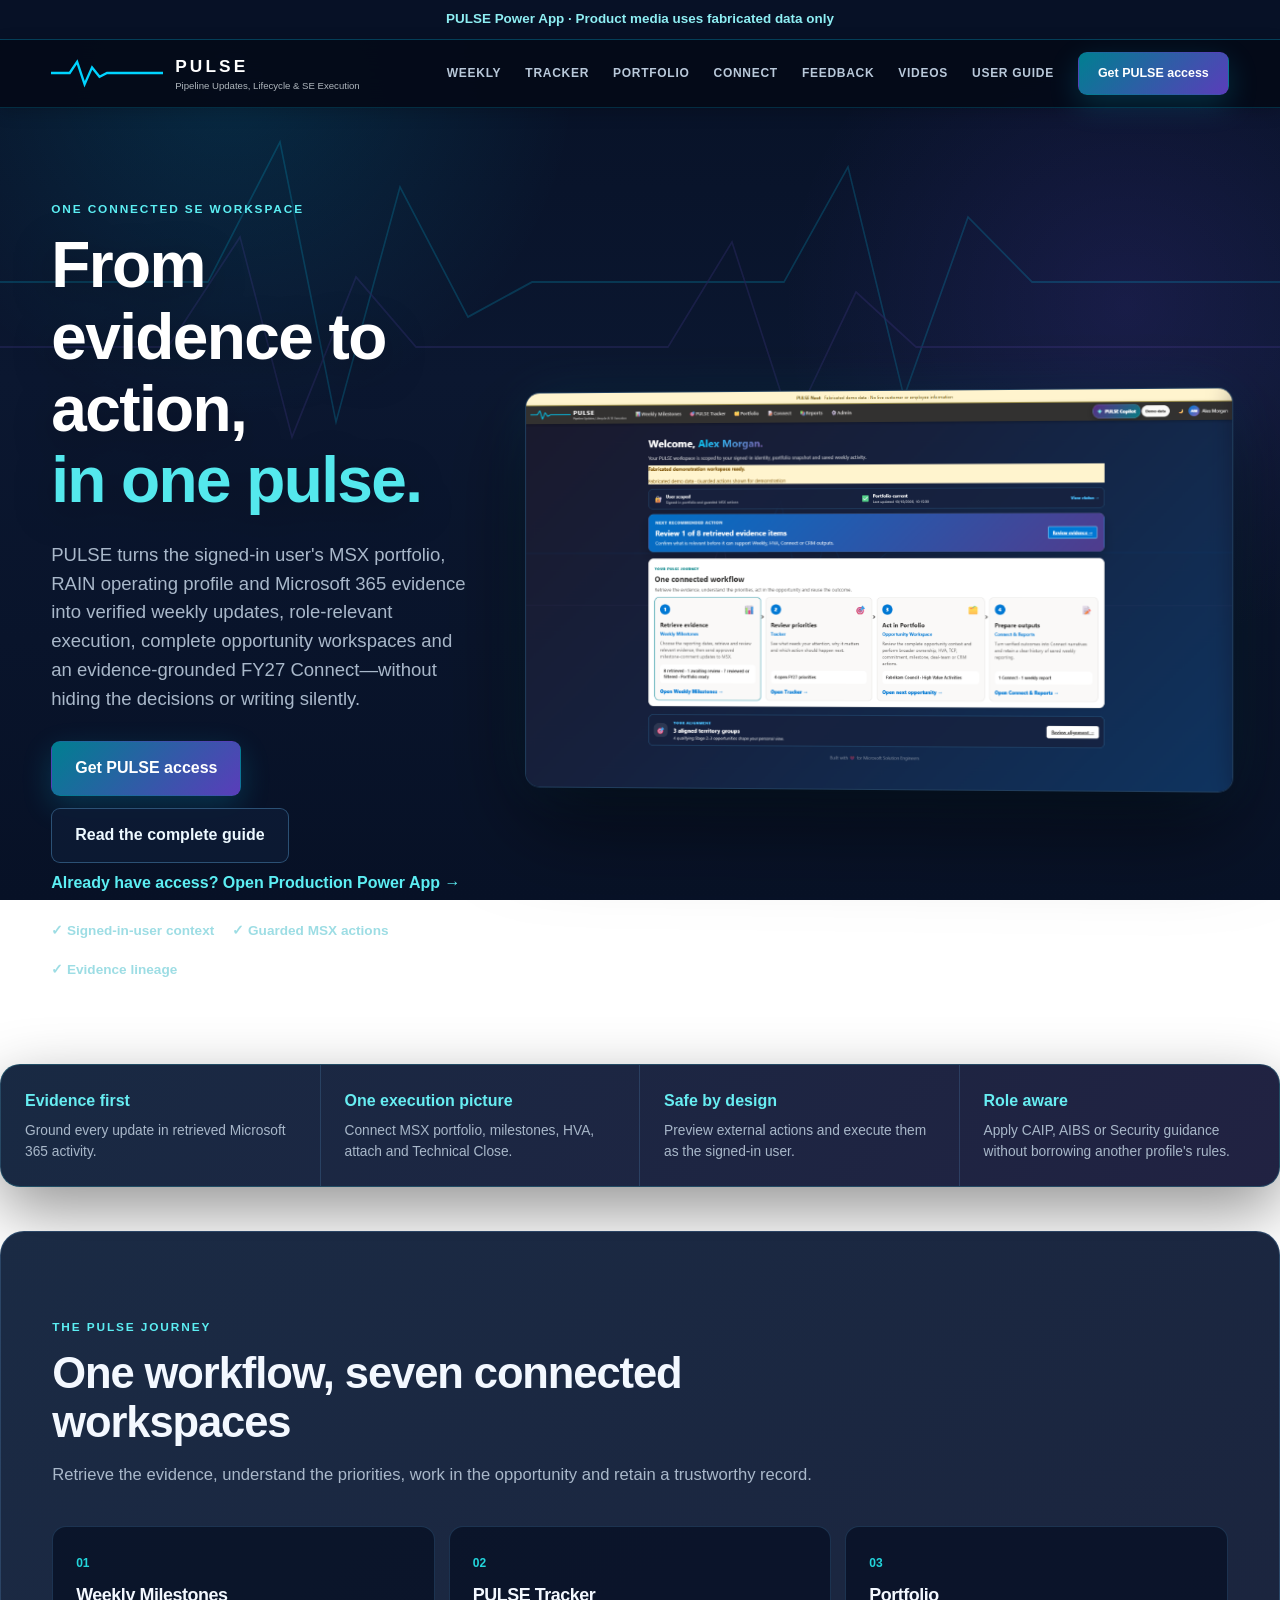
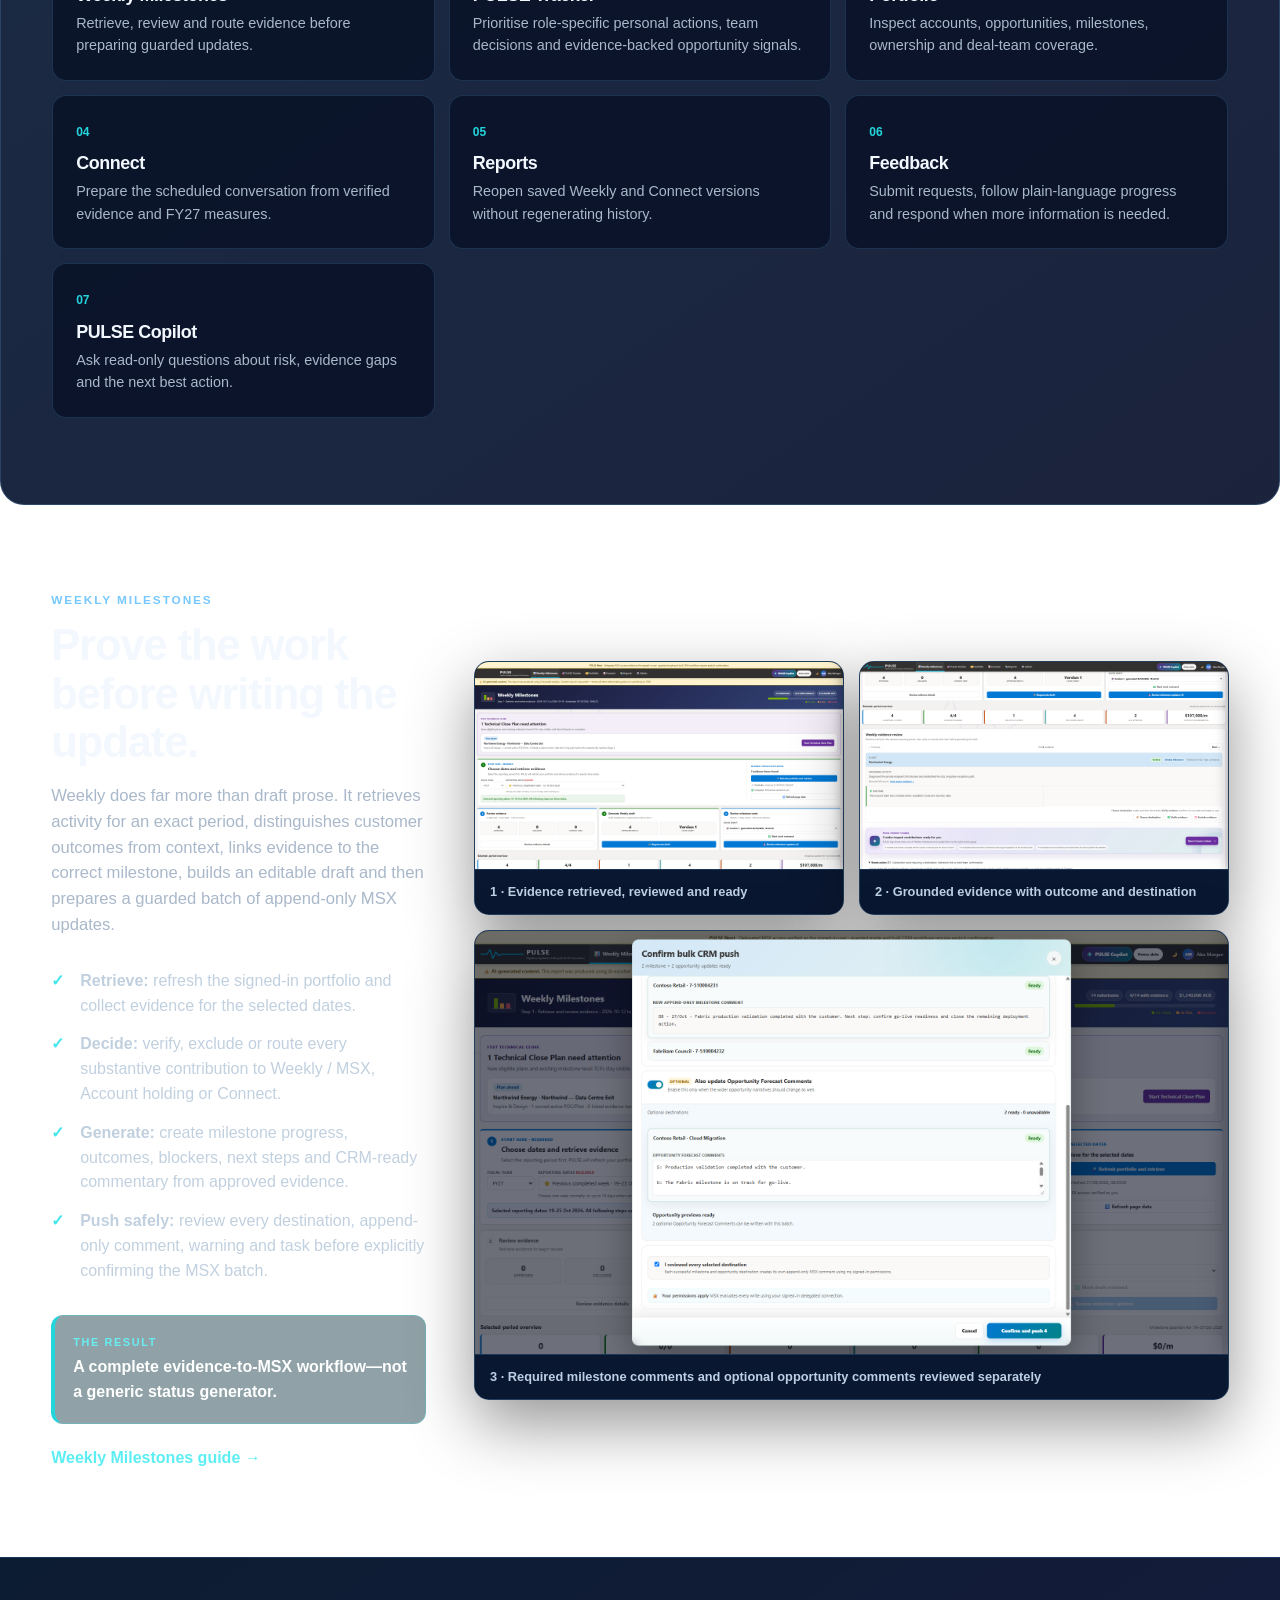
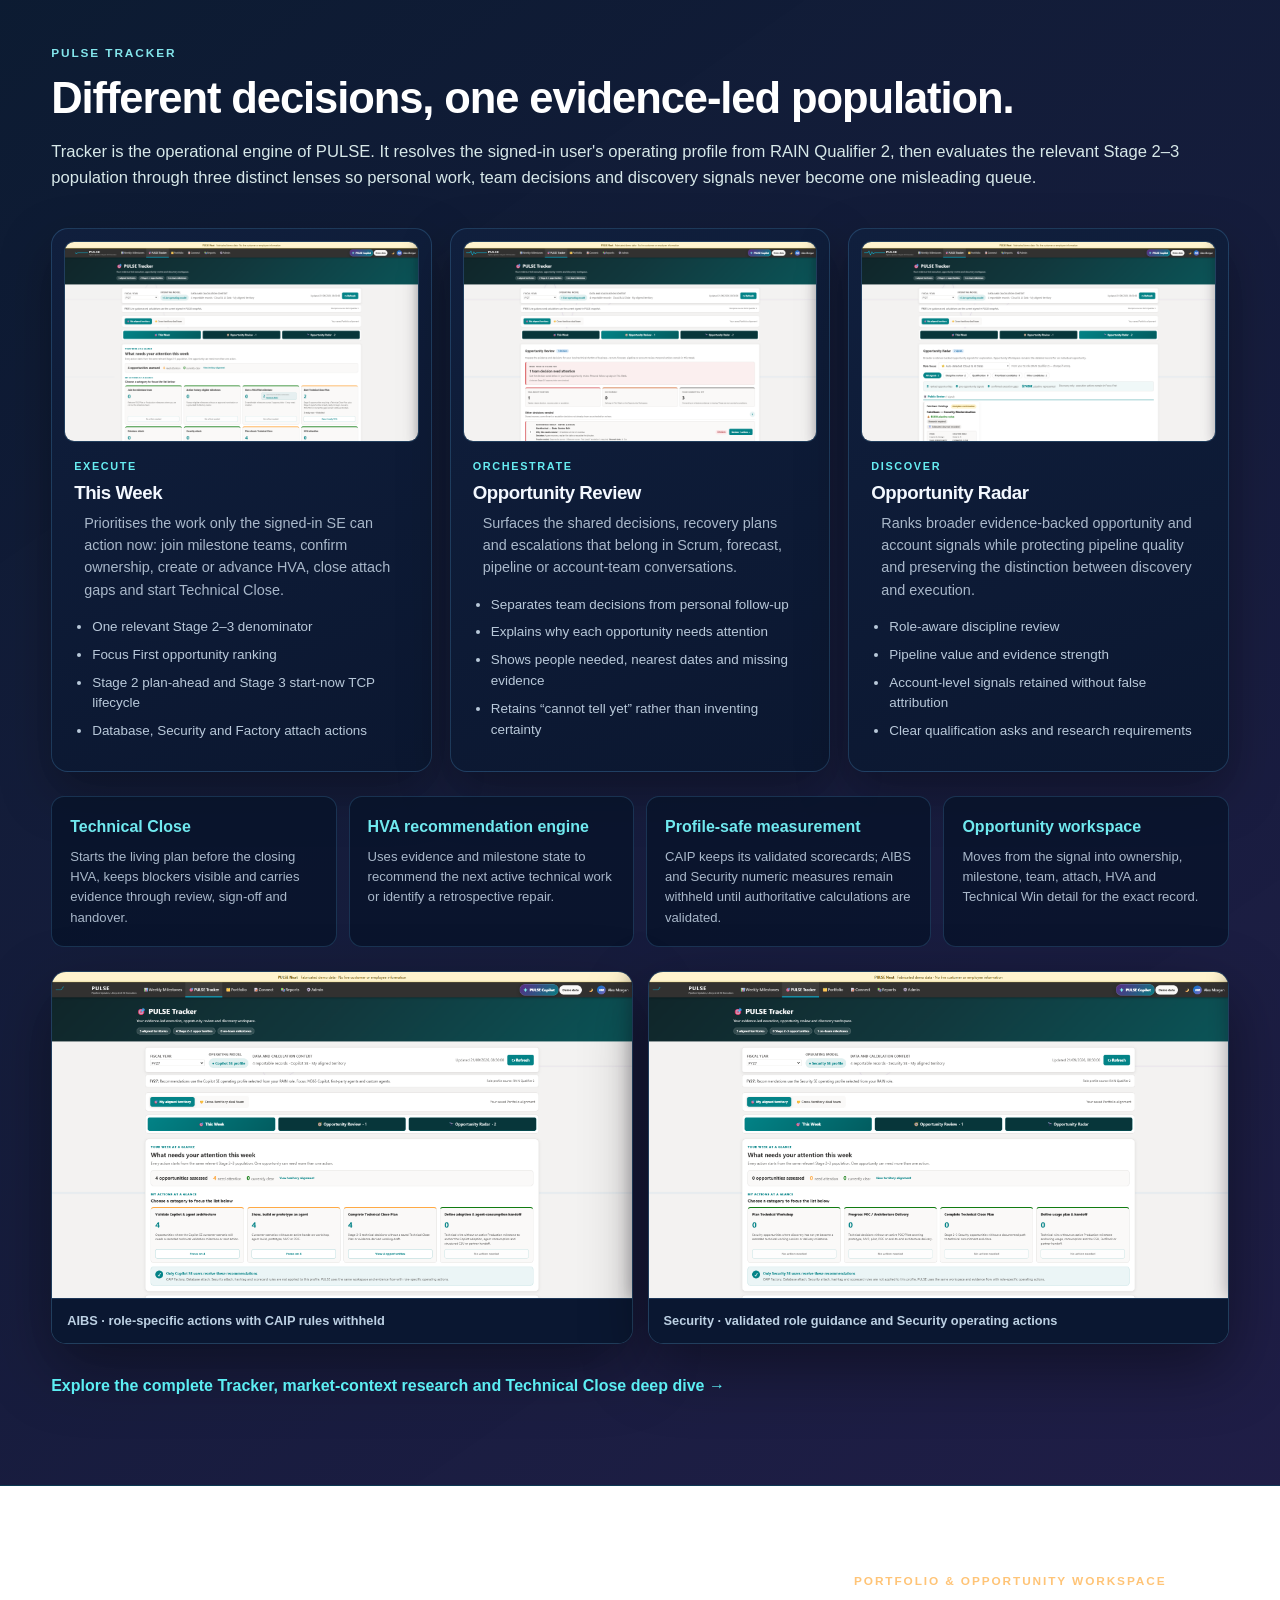
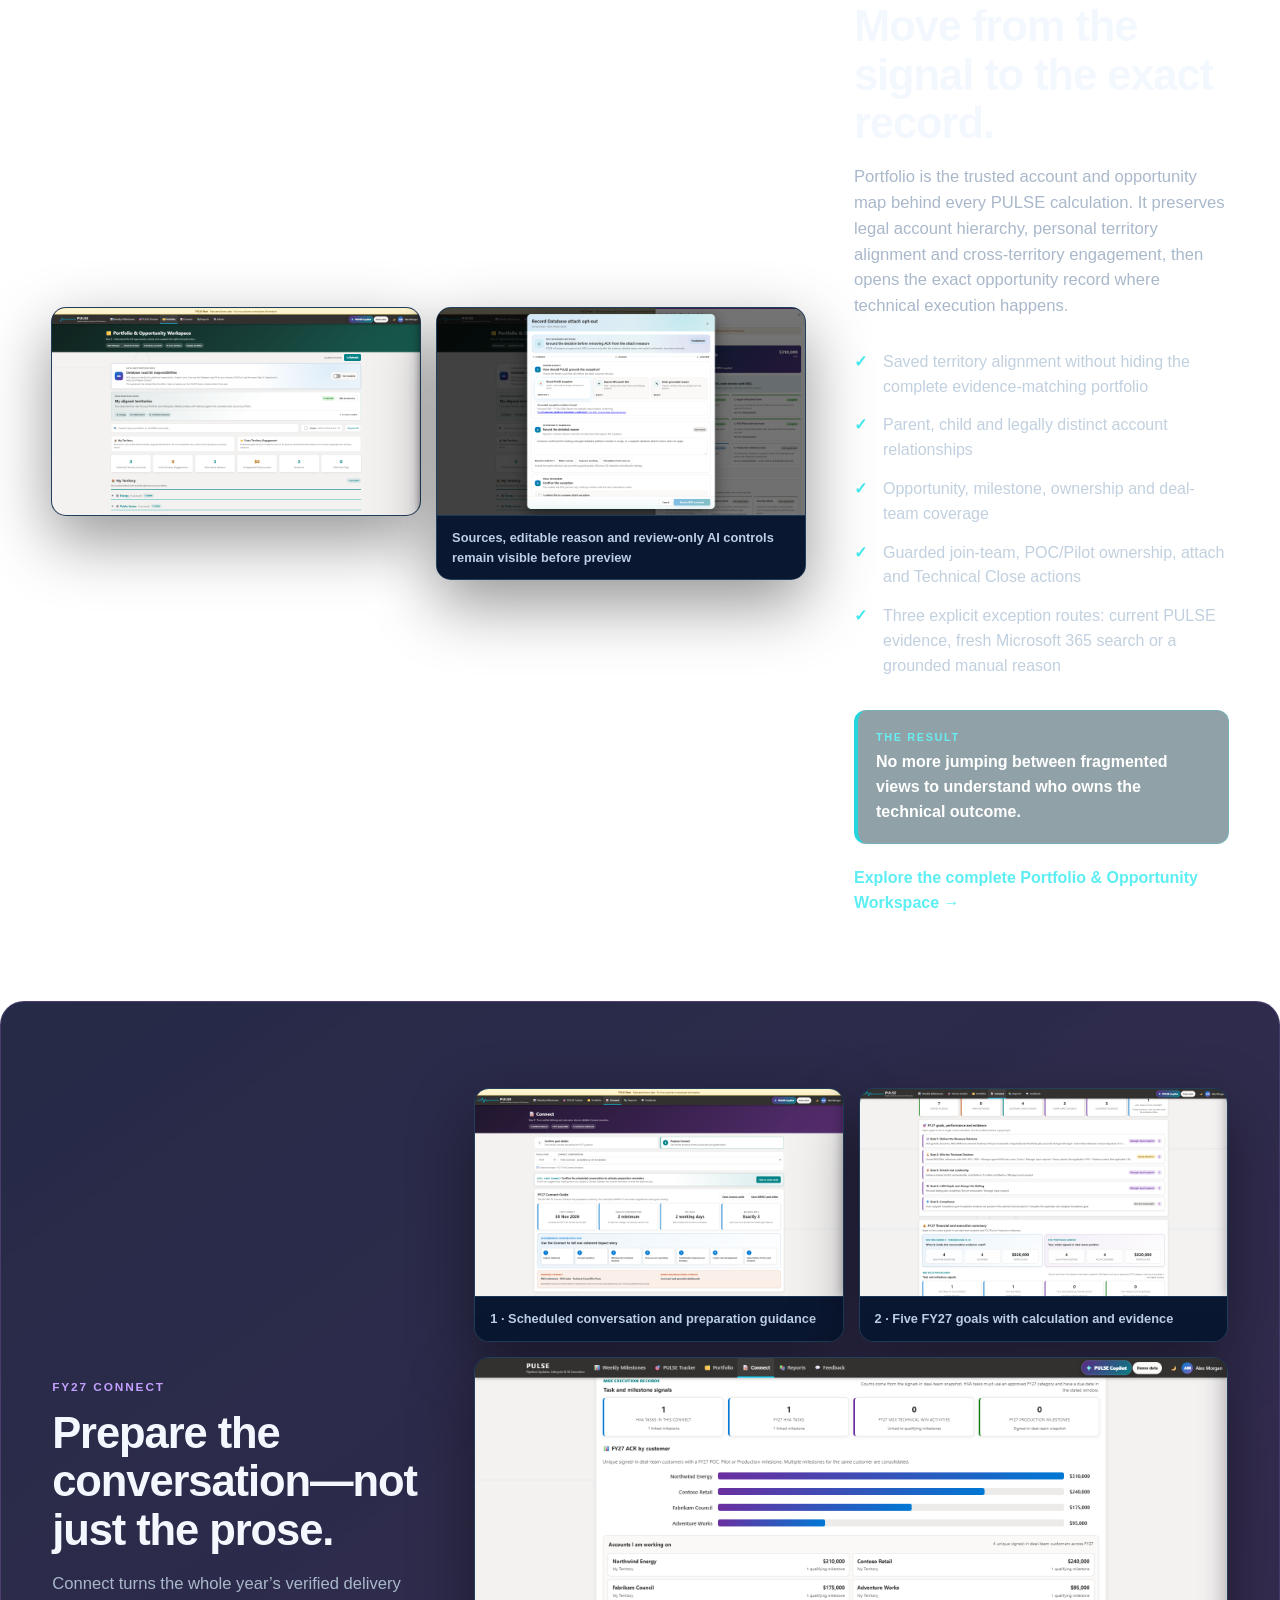
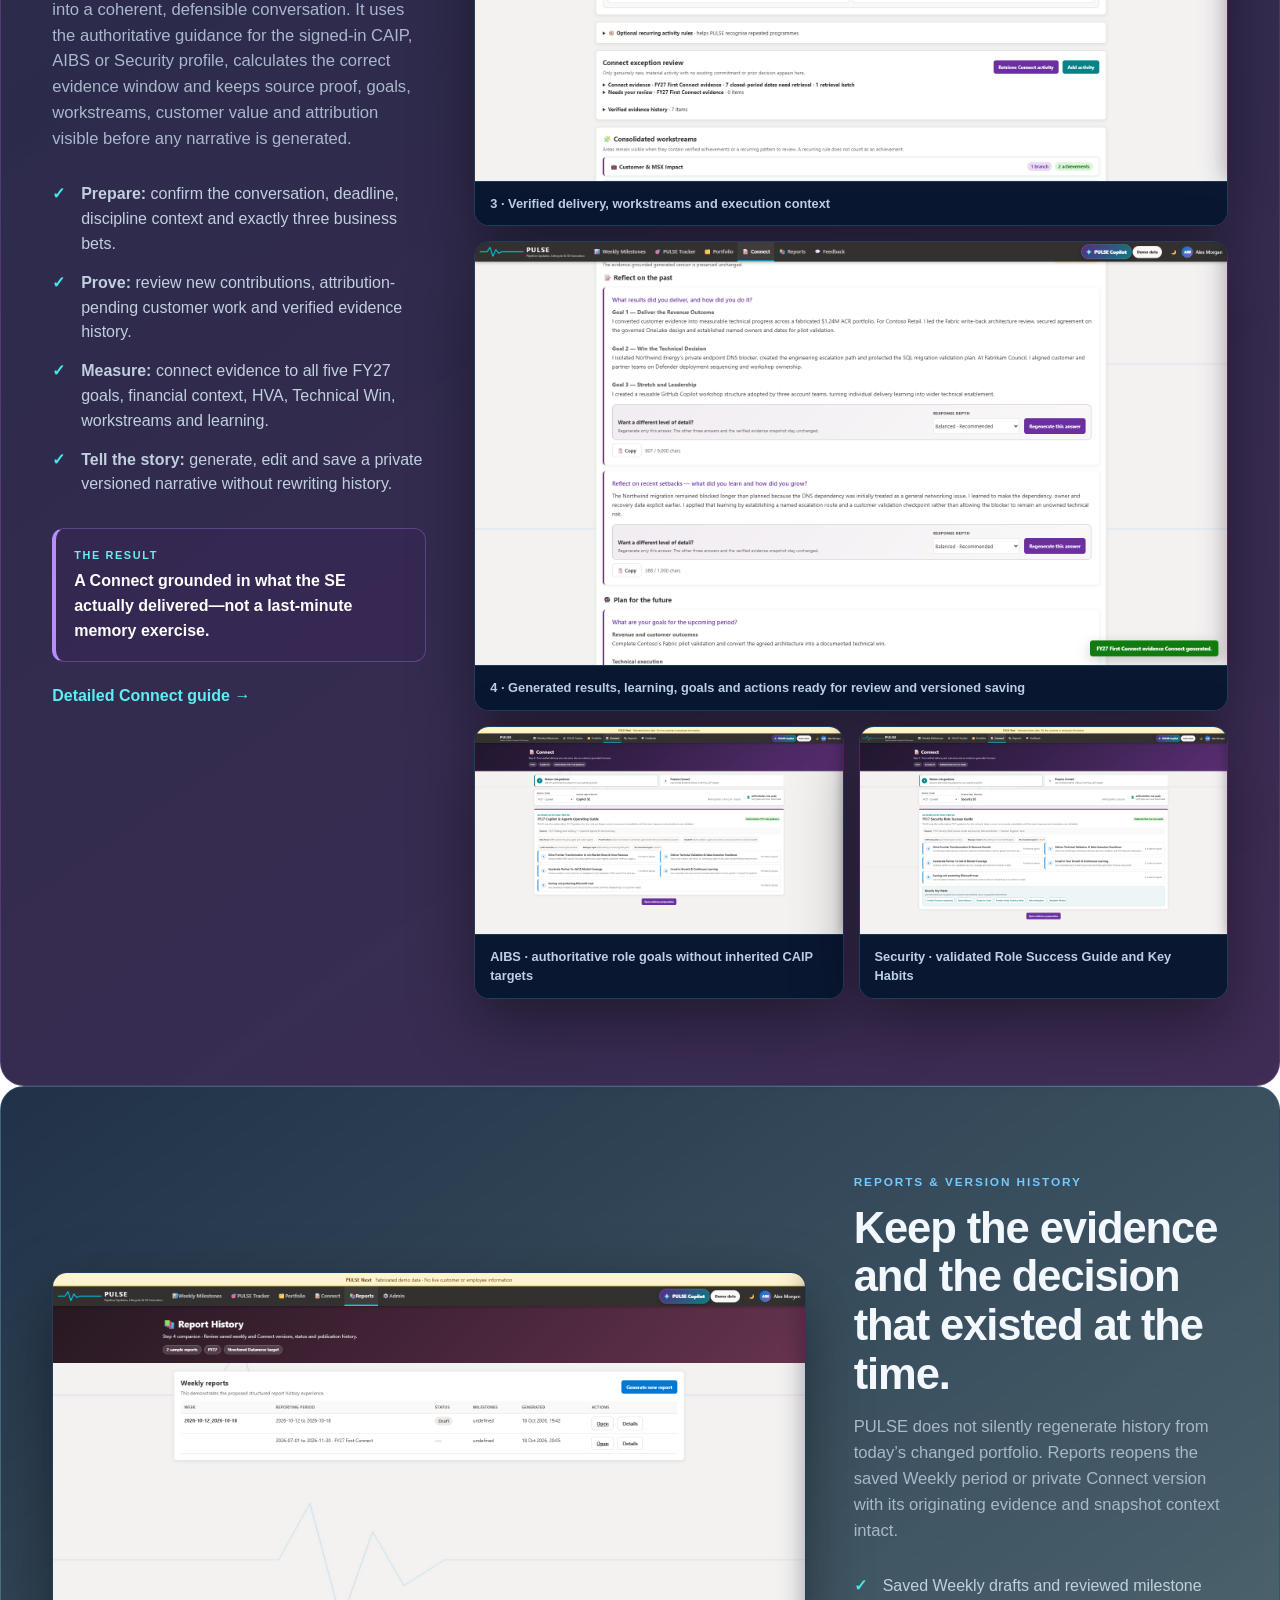
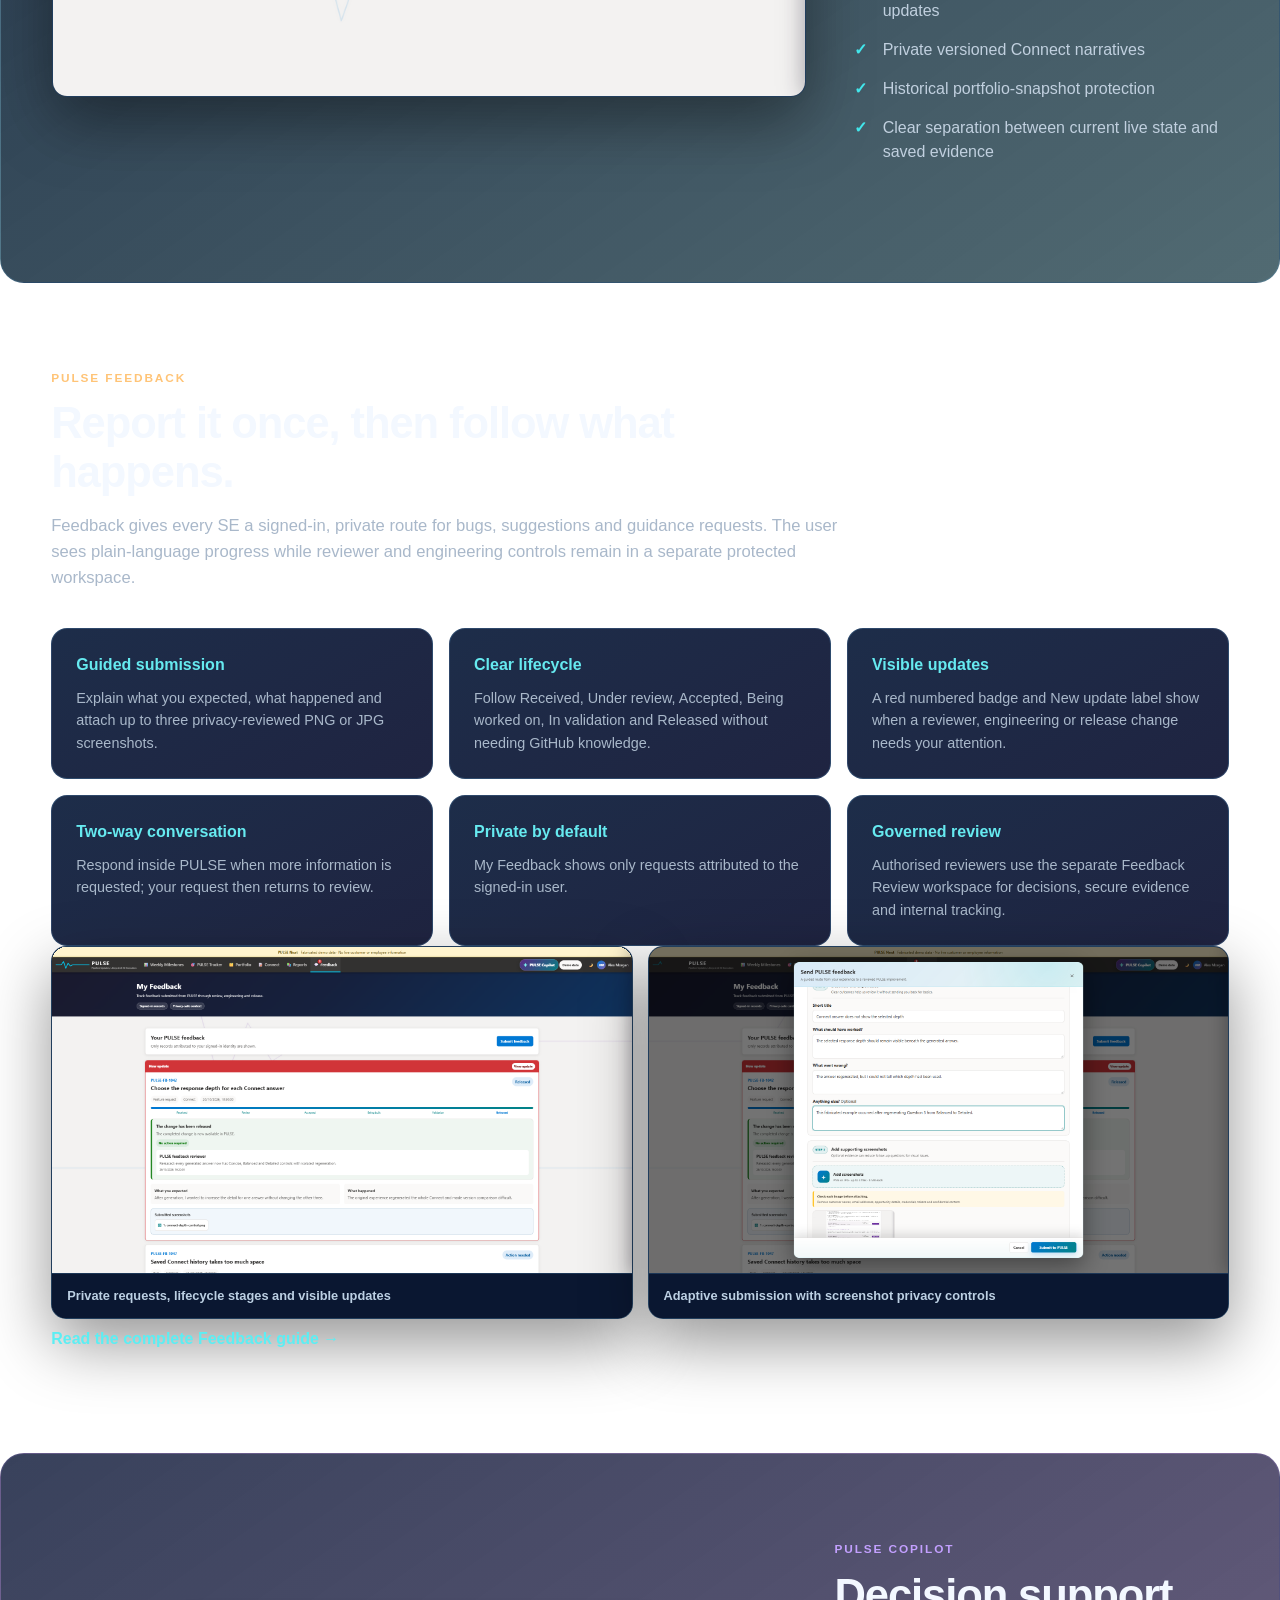
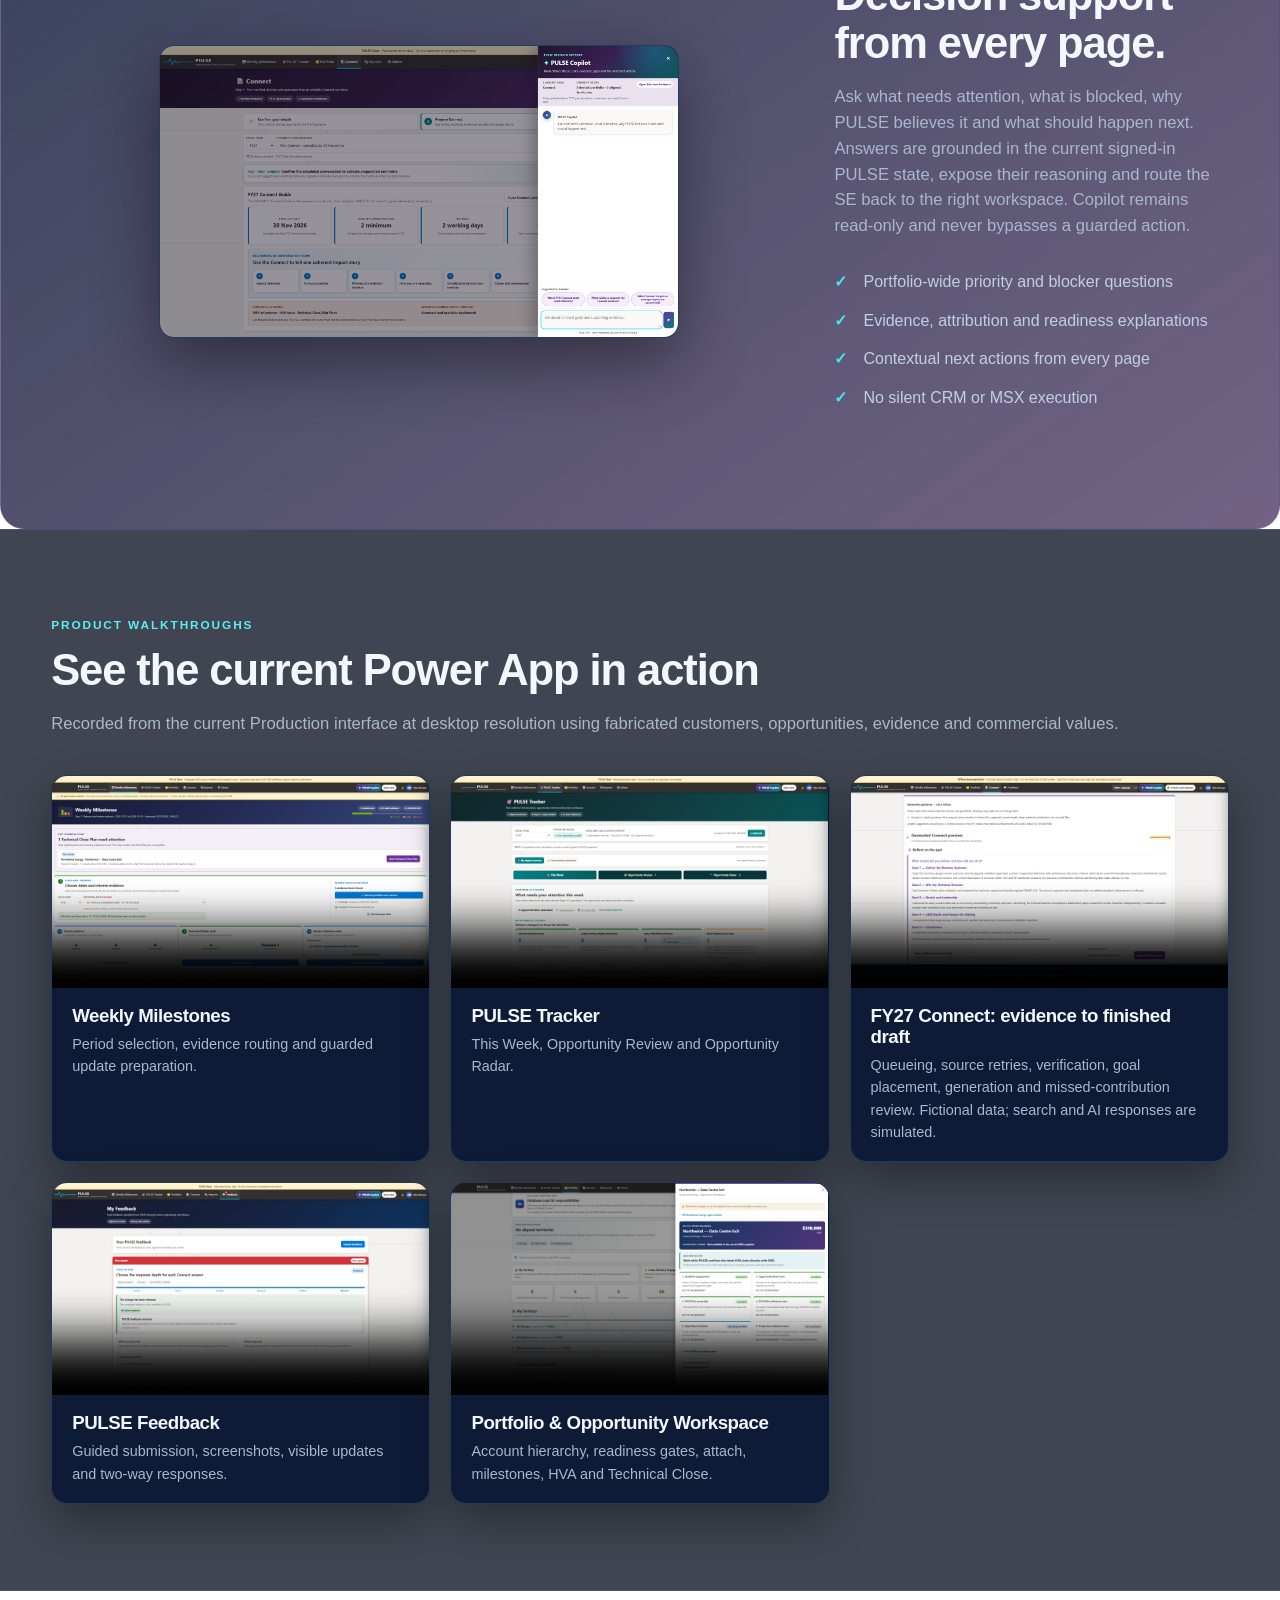
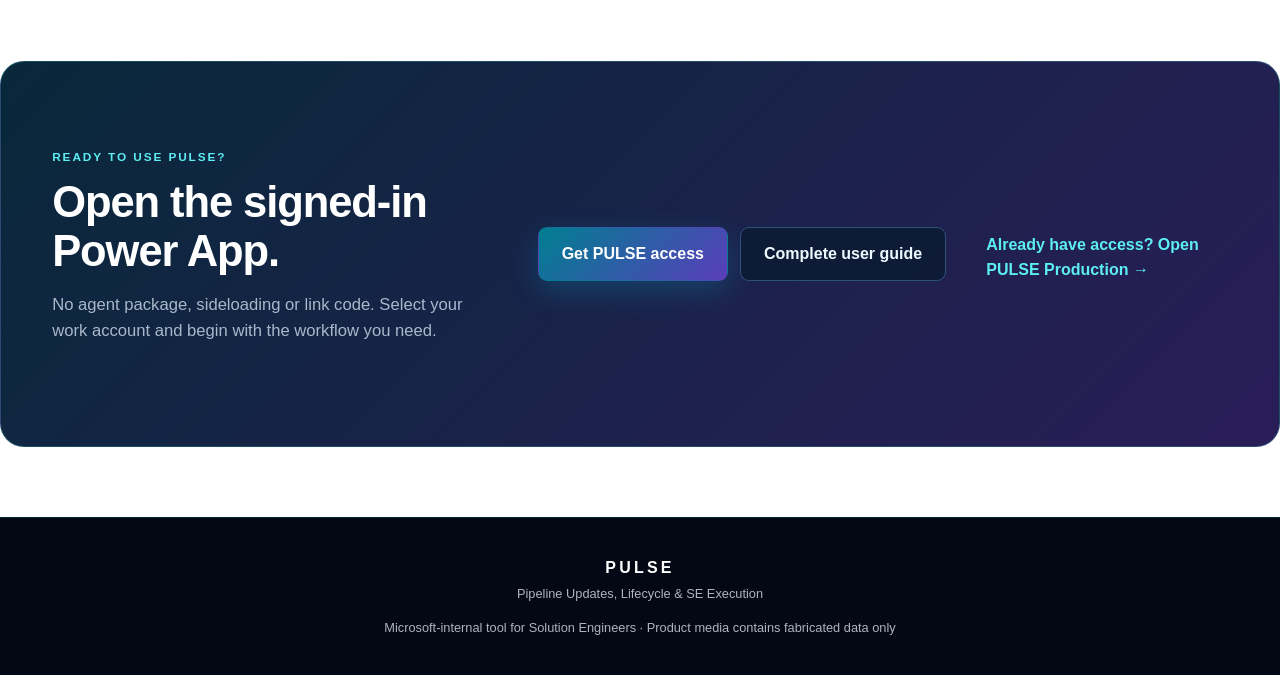
<file: index.html>
<!doctype html>
<html lang="en">
<head>
  <meta charset="utf-8" />
  <meta name="viewport" content="width=device-width, initial-scale=1" />
  <title>PULSE — evidence-led SE execution</title>
  <meta name="description" content="PULSE brings role-aware Weekly Milestones, execution priorities, opportunity workspaces and FY27 Connect into one signed-in Power App." />
  <link rel="stylesheet" href="assets/site.css?v=20261025a" />
  <link rel="icon" href="data:image/svg+xml,%3Csvg xmlns='http://www.w3.org/2000/svg' viewBox='0 0 40 40'%3E%3Cpolyline points='2,20 12,20 17,8 22,32 27,14 32,24 38,20' fill='none' stroke='%2300a7b5' stroke-width='3'/%3E%3C/svg%3E" />
</head>
<body>
  <div class="bg-lines" aria-hidden="true">
    <svg viewBox="0 0 1600 420" preserveAspectRatio="none">
      <polyline points="0,210 260,210 350,70 420,350 500,115 585,245 665,210 980,210 1060,95 1130,325 1210,145 1290,210 1600,210" />
      <polyline class="pulse-secondary" points="0,275 210,275 300,165 365,365 445,205 520,275 835,275 915,170 990,355 1070,220 1145,275 1600,275" />
    </svg>
  </div>
  <div class="notice">PULSE Power App · Product media uses fabricated data only</div>
  <header class="nav" id="top">
    <a class="brand" href="#top" aria-label="PULSE home">
      <svg viewBox="0 0 120 32" aria-hidden="true"><polyline points="0,16 20,16 28,4 36,28 44,10 52,20 60,16 120,16" fill="none" stroke="#00d4ff" stroke-width="2.5"/></svg>
      <span><b>PULSE</b><small>Pipeline Updates, Lifecycle &amp; SE Execution</small></span>
    </a>
    <nav class="nav-links" aria-label="Primary">
      <a href="#weekly">WEEKLY</a>
      <a href="#tracker">TRACKER</a>
      <a href="portfolio.html">PORTFOLIO</a>
      <a href="#connect">CONNECT</a>
      <a href="#feedback">FEEDBACK</a>
      <a href="#videos">VIDEOS</a>
      <a href="userguide.html">USER GUIDE</a>
    </nav>
    <a class="btn btn-primary nav-cta" href="https://myaccess.microsoft.com/@microsoft.onmicrosoft.com#/access-packages/0dbd2a71-1cb3-450d-a320-0b40c3ac8f8f" target="_blank" rel="noopener">Get PULSE access</a>
    <button class="nav-burger" id="navBurger" aria-label="Menu">☰</button>
  </header>

  <main>
    <section class="hero">
      <div class="hero-copy">
        <div class="eyebrow">ONE CONNECTED SE WORKSPACE</div>
        <h1>From evidence to action, <span>in one pulse.</span></h1>
        <p>PULSE turns the signed-in user's MSX portfolio, RAIN operating profile and Microsoft 365 evidence into verified weekly updates, role-relevant execution, complete opportunity workspaces and an evidence-grounded FY27 Connect—without hiding the decisions or writing silently.</p>
        <div class="hero-actions">
          <a class="btn btn-primary btn-large" href="https://myaccess.microsoft.com/@microsoft.onmicrosoft.com#/access-packages/0dbd2a71-1cb3-450d-a320-0b40c3ac8f8f" target="_blank" rel="noopener">Get PULSE access</a>
          <a class="btn btn-secondary btn-large" href="userguide.html">Read the complete guide</a>
        </div>
        <a class="text-link" href="https://apps.powerapps.com/play/e/e039dcfb-b20b-e65f-ad57-d03475ca12a8/app/08a4dc36-cfad-464f-891b-8ad8db1c9adf?tenantId=72f988bf-86f1-41af-91ab-2d7cd011db47" target="_blank" rel="noopener">Already have access? Open Production Power App →</a>
        <div class="trust-row">
          <span>✓ Signed-in-user context</span><span>✓ Guarded MSX actions</span><span>✓ Evidence lineage</span>
        </div>
      </div>
      <figure class="app-frame hero-frame">
        <img src="images/current/home.png" alt="Current PULSE Power App home workspace using fabricated data" />
      </figure>
    </section>

    <section class="proof-strip" aria-label="PULSE product strengths">
      <article><strong>Evidence first</strong><span>Ground every update in retrieved Microsoft 365 activity.</span></article>
      <article><strong>One execution picture</strong><span>Connect MSX portfolio, milestones, HVA, attach and Technical Close.</span></article>
      <article><strong>Safe by design</strong><span>Preview external actions and execute them as the signed-in user.</span></article>
      <article><strong>Role aware</strong><span>Apply CAIP, AIBS or Security guidance without borrowing another profile's rules.</span></article>
    </section>

    <section class="journey section">
      <div class="section-heading">
        <div class="eyebrow">THE PULSE JOURNEY</div>
        <h2>One workflow, seven connected workspaces</h2>
        <p>Retrieve the evidence, understand the priorities, work in the opportunity and retain a trustworthy record.</p>
      </div>
      <div class="journey-grid">
        <article><b>01</b><h3>Weekly Milestones</h3><p>Retrieve, review and route evidence before preparing guarded updates.</p></article>
        <article><b>02</b><h3>PULSE Tracker</h3><p>Prioritise role-specific personal actions, team decisions and evidence-backed opportunity signals.</p></article>
        <article><b>03</b><h3>Portfolio</h3><p>Inspect accounts, opportunities, milestones, ownership and deal-team coverage.</p></article>
        <article><b>04</b><h3>Connect</h3><p>Prepare the scheduled conversation from verified evidence and FY27 measures.</p></article>
        <article><b>05</b><h3>Reports</h3><p>Reopen saved Weekly and Connect versions without regenerating history.</p></article>
        <article><b>06</b><h3>Feedback</h3><p>Submit requests, follow plain-language progress and respond when more information is needed.</p></article>
        <article><b>07</b><h3>PULSE Copilot</h3><p>Ask read-only questions about risk, evidence gaps and the next best action.</p></article>
      </div>
    </section>

    <section class="feature section" id="weekly">
      <div class="feature-copy">
        <div class="eyebrow blue">WEEKLY MILESTONES</div>
        <h2>Prove the work before writing the update.</h2>
        <p>Weekly does far more than draft prose. It retrieves activity for an exact period, distinguishes customer outcomes from context, links evidence to the correct milestone, builds an editable draft and then prepares a guarded batch of append-only MSX updates.</p>
        <ul class="ticks">
          <li><strong>Retrieve:</strong> refresh the signed-in portfolio and collect evidence for the selected dates.</li>
          <li><strong>Decide:</strong> verify, exclude or route every substantive contribution to Weekly / MSX, Account holding or Connect.</li>
          <li><strong>Generate:</strong> create milestone progress, outcomes, blockers, next steps and CRM-ready commentary from approved evidence.</li>
          <li><strong>Push safely:</strong> review every destination, append-only comment, warning and task before explicitly confirming the MSX batch.</li>
        </ul>
        <div class="outcome-card"><span>THE RESULT</span><strong>A complete evidence-to-MSX workflow—not a generic status generator.</strong></div>
        <a class="text-link" href="userguide.html#weekly">Weekly Milestones guide →</a>
      </div>
      <div class="product-gallery weekly-gallery">
        <figure class="app-frame"><img src="images/current/weekly.png" alt="Populated Weekly Milestones workflow with approved evidence and generated draft" /><figcaption>1 · Evidence retrieved, reviewed and ready</figcaption></figure>
        <figure class="app-frame"><img src="images/current/weekly-evidence.png" alt="Detailed verified Weekly evidence linked to a customer milestone" /><figcaption>2 · Grounded evidence with outcome and destination</figcaption></figure>
        <figure class="app-frame gallery-wide"><img src="images/current/weekly-msx-preview.png" alt="Guided bulk MSX confirmation with required milestone comments and optional editable opportunity comments" /><figcaption>3 · Required milestone comments and optional opportunity comments reviewed separately</figcaption></figure>
      </div>
    </section>

    <section class="tracker-section section" id="tracker">
      <div class="section-heading">
        <div class="eyebrow teal">PULSE TRACKER</div>
        <h2>Different decisions, one evidence-led population.</h2>
        <p>Tracker is the operational engine of PULSE. It resolves the signed-in user's operating profile from RAIN Qualifier 2, then evaluates the relevant Stage 2–3 population through three distinct lenses so personal work, team decisions and discovery signals never become one misleading queue.</p>
      </div>
      <div class="tab-gallery">
        <article>
          <figure class="app-frame"><img src="images/current/tracker-this-week.png" alt="PULSE Tracker This Week workspace" /></figure>
          <div class="gallery-copy"><span>EXECUTE</span><h3>This Week</h3><p>Prioritises the work only the signed-in SE can action now: join milestone teams, confirm ownership, create or advance HVA, close attach gaps and start Technical Close.</p><ul><li>One relevant Stage 2–3 denominator</li><li>Focus First opportunity ranking</li><li>Stage 2 plan-ahead and Stage 3 start-now TCP lifecycle</li><li>Database, Security and Factory attach actions</li></ul></div>
        </article>
        <article>
          <figure class="app-frame"><img src="images/current/tracker-opportunity-review.png" alt="PULSE Tracker Opportunity Review workspace" /></figure>
          <div class="gallery-copy"><span>ORCHESTRATE</span><h3>Opportunity Review</h3><p>Surfaces the shared decisions, recovery plans and escalations that belong in Scrum, forecast, pipeline or account-team conversations.</p><ul><li>Separates team decisions from personal follow-up</li><li>Explains why each opportunity needs attention</li><li>Shows people needed, nearest dates and missing evidence</li><li>Retains “cannot tell yet” rather than inventing certainty</li></ul></div>
        </article>
        <article>
          <figure class="app-frame"><img src="images/current/tracker-opportunity-radar.png" alt="PULSE Tracker Opportunity Radar workspace" /></figure>
          <div class="gallery-copy"><span>DISCOVER</span><h3>Opportunity Radar</h3><p>Ranks broader evidence-backed opportunity and account signals while protecting pipeline quality and preserving the distinction between discovery and execution.</p><ul><li>Role-aware discipline review</li><li>Pipeline value and evidence strength</li><li>Account-level signals retained without false attribution</li><li>Clear qualification asks and research requirements</li></ul></div>
        </article>
      </div>
      <div class="tracker-capabilities">
        <article><b>Technical Close</b><span>Starts the living plan before the closing HVA, keeps blockers visible and carries evidence through review, sign-off and handover.</span></article>
        <article><b>HVA recommendation engine</b><span>Uses evidence and milestone state to recommend the next active technical work or identify a retrospective repair.</span></article>
        <article><b>Profile-safe measurement</b><span>CAIP keeps its validated scorecards; AIBS and Security numeric measures remain withheld until authoritative calculations are validated.</span></article>
        <article><b>Opportunity workspace</b><span>Moves from the signal into ownership, milestone, team, attach, HVA and Technical Win detail for the exact record.</span></article>
      </div>
      <div class="product-gallery role-gallery">
        <figure class="app-frame"><img src="images/current/tracker-aibs-profile.png" alt="PULSE Tracker using the fabricated Copilot SE operating profile" /><figcaption>AIBS · role-specific actions with CAIP rules withheld</figcaption></figure>
        <figure class="app-frame"><img src="images/current/tracker-security-profile.png" alt="PULSE Tracker using the fabricated Security SE operating profile" /><figcaption>Security · validated role guidance and Security operating actions</figcaption></figure>
      </div>
      <p style="max-width:1280px;margin:22px auto 0;"><a class="text-link" href="tracker.html">Explore the complete Tracker, market-context research and Technical Close deep dive →</a></p>
    </section>

    <section class="feature section reverse" id="portfolio">
      <div class="feature-copy">
        <div class="eyebrow amber">PORTFOLIO &amp; OPPORTUNITY WORKSPACE</div>
        <h2>Move from the signal to the exact record.</h2>
        <p>Portfolio is the trusted account and opportunity map behind every PULSE calculation. It preserves legal account hierarchy, personal territory alignment and cross-territory engagement, then opens the exact opportunity record where technical execution happens.</p>
        <ul class="ticks">
          <li>Saved territory alignment without hiding the complete evidence-matching portfolio</li>
          <li>Parent, child and legally distinct account relationships</li>
          <li>Opportunity, milestone, ownership and deal-team coverage</li>
          <li>Guarded join-team, POC/Pilot ownership, attach and Technical Close actions</li>
          <li>Three explicit exception routes: current PULSE evidence, fresh Microsoft 365 search or a grounded manual reason</li>
        </ul>
        <div class="outcome-card"><span>THE RESULT</span><strong>No more jumping between fragmented views to understand who owns the technical outcome.</strong></div>
        <a class="text-link" href="portfolio.html">Explore the complete Portfolio &amp; Opportunity Workspace →</a>
      </div>
      <div class="product-gallery">
        <figure class="app-frame"><img src="images/current/portfolio.png" alt="Current PULSE Portfolio workspace using fabricated data" /></figure>
        <figure class="app-frame"><img src="images/current/attach-exception-grounded.png" alt="Governed attach exception grounded in fabricated Microsoft 365 evidence" /><figcaption>Sources, editable reason and review-only AI controls remain visible before preview</figcaption></figure>
      </div>
    </section>

    <section class="feature section connect-feature" id="connect">
      <div class="feature-copy">
        <div class="eyebrow purple">FY27 CONNECT</div>
        <h2>Prepare the conversation—not just the prose.</h2>
        <p>Connect turns the whole year’s verified delivery into a coherent, defensible conversation. It uses the authoritative guidance for the signed-in CAIP, AIBS or Security profile, calculates the correct evidence window and keeps source proof, goals, workstreams, customer value and attribution visible before any narrative is generated.</p>
        <ul class="ticks">
          <li><strong>Prepare:</strong> confirm the conversation, deadline, discipline context and exactly three business bets.</li>
          <li><strong>Prove:</strong> review new contributions, attribution-pending customer work and verified evidence history.</li>
          <li><strong>Measure:</strong> connect evidence to all five FY27 goals, financial context, HVA, Technical Win, workstreams and learning.</li>
          <li><strong>Tell the story:</strong> generate, edit and save a private versioned narrative without rewriting history.</li>
        </ul>
        <div class="outcome-card purple"><span>THE RESULT</span><strong>A Connect grounded in what the SE actually delivered—not a last-minute memory exercise.</strong></div>
        <a class="text-link" href="userguide.html#connect">Detailed Connect guide →</a>
      </div>
      <div class="product-gallery connect-gallery">
        <figure class="app-frame"><img src="images/current/connect-overview.png" alt="FY27 Connect preparation and scheduled conversation workspace" /><figcaption>1 · Scheduled conversation and preparation guidance</figcaption></figure>
        <figure class="app-frame"><img src="images/current/connect-goals.png" alt="FY27 Connect goals, performance calculations and supporting evidence" /><figcaption>2 · Five FY27 goals with calculation and evidence</figcaption></figure>
        <figure class="app-frame gallery-wide"><img src="images/current/connect-evidence.png" alt="FY27 Connect evidence, financial and execution context" /><figcaption>3 · Verified delivery, workstreams and execution context</figcaption></figure>
        <figure class="app-frame gallery-wide"><img src="images/current/connect-generated.png" alt="Generated FY27 Connect answers grounded in verified evidence" /><figcaption>4 · Generated results, learning, goals and actions ready for review and versioned saving</figcaption></figure>
        <figure class="app-frame"><img src="images/current/connect-aibs-profile.png" alt="Copilot SE Connect role guidance using fabricated profile data" /><figcaption>AIBS · authoritative role goals without inherited CAIP targets</figcaption></figure>
        <figure class="app-frame"><img src="images/current/connect-security-profile.png" alt="Security SE Connect role guidance using fabricated profile data" /><figcaption>Security · validated Role Success Guide and Key Habits</figcaption></figure>
      </div>
    </section>

    <section class="feature section reverse reports-feature" id="reports">
      <div class="feature-copy">
        <div class="eyebrow blue">REPORTS &amp; VERSION HISTORY</div>
        <h2>Keep the evidence and the decision that existed at the time.</h2>
        <p>PULSE does not silently regenerate history from today’s changed portfolio. Reports reopens the saved Weekly period or private Connect version with its originating evidence and snapshot context intact.</p>
        <ul class="ticks">
          <li>Saved Weekly drafts and reviewed milestone updates</li>
          <li>Private versioned Connect narratives</li>
          <li>Historical portfolio-snapshot protection</li>
          <li>Clear separation between current live state and saved evidence</li>
        </ul>
      </div>
      <figure class="app-frame"><img src="images/current/reports.png" alt="PULSE saved Reports and version history" /></figure>
    </section>

    <section class="section" id="feedback">
      <div class="section-heading">
        <div class="eyebrow amber">PULSE FEEDBACK</div>
        <h2>Report it once, then follow what happens.</h2>
        <p>Feedback gives every SE a signed-in, private route for bugs, suggestions and guidance requests. The user sees plain-language progress while reviewer and engineering controls remain in a separate protected workspace.</p>
      </div>
      <div class="capability-grid">
        <article><b>Guided submission</b><p>Explain what you expected, what happened and attach up to three privacy-reviewed PNG or JPG screenshots.</p></article>
        <article><b>Clear lifecycle</b><p>Follow Received, Under review, Accepted, Being worked on, In validation and Released without needing GitHub knowledge.</p></article>
        <article><b>Visible updates</b><p>A red numbered badge and New update label show when a reviewer, engineering or release change needs your attention.</p></article>
        <article><b>Two-way conversation</b><p>Respond inside PULSE when more information is requested; your request then returns to review.</p></article>
        <article><b>Private by default</b><p>My Feedback shows only requests attributed to the signed-in user.</p></article>
        <article><b>Governed review</b><p>Authorised reviewers use the separate Feedback Review workspace for decisions, secure evidence and internal tracking.</p></article>
      </div>
      <div class="product-gallery guide-gallery">
        <figure class="app-frame"><img src="images/current/feedback-overview.png" alt="Private My Feedback lifecycle using fabricated data" /><figcaption>Private requests, lifecycle stages and visible updates</figcaption></figure>
        <figure class="app-frame"><img src="images/current/feedback-submit.png" alt="Guided feedback form with fabricated screenshot evidence" /><figcaption>Adaptive submission with screenshot privacy controls</figcaption></figure>
      </div>
      <p><a class="text-link" href="userguide.html#feedback">Read the complete Feedback guide →</a></p>
    </section>

    <section class="copilot-band section">
      <figure class="app-frame copilot-frame"><img src="images/current/pulse-copilot.png" alt="Complete embedded PULSE Copilot drawer" /></figure>
      <div>
        <div class="eyebrow purple">PULSE COPILOT</div>
        <h2>Decision support from every page.</h2>
        <p>Ask what needs attention, what is blocked, why PULSE believes it and what should happen next. Answers are grounded in the current signed-in PULSE state, expose their reasoning and route the SE back to the right workspace. Copilot remains read-only and never bypasses a guarded action.</p>
        <ul class="ticks"><li>Portfolio-wide priority and blocker questions</li><li>Evidence, attribution and readiness explanations</li><li>Contextual next actions from every page</li><li>No silent CRM or MSX execution</li></ul>
      </div>
    </section>

    <section class="videos section" id="videos">
      <div class="section-heading">
        <div class="eyebrow">PRODUCT WALKTHROUGHS</div>
        <h2>See the current Power App in action</h2>
        <p>Recorded from the current Production interface at desktop resolution using fabricated customers, opportunities, evidence and commercial values.</p>
      </div>
      <div class="video-grid">
        <article class="video-card">
          <video controls preload="metadata" poster="images/current/weekly.png"><source src="videos/weekly-milestones-walkthrough.mp4" type="video/mp4" /></video>
          <div><h3>Weekly Milestones</h3><p>Period selection, evidence routing and guarded update preparation.</p></div>
        </article>
        <article class="video-card">
          <video controls preload="metadata" poster="images/current/tracker-this-week.png"><source src="videos/pulse-tracker-walkthrough.mp4" type="video/mp4" /></video>
          <div><h3>PULSE Tracker</h3><p>This Week, Opportunity Review and Opportunity Radar.</p></div>
        </article>
        <article class="video-card">
          <video controls preload="metadata" poster="images/current/connect-workflow-20261106.png" aria-label="Connect end-to-end walkthrough with fictional demonstration data">
            <source src="videos/connect-walkthrough.mp4?v=20261106" type="video/mp4" />
            <track kind="captions" src="videos/connect-walkthrough.vtt" srclang="en" label="English" />
          </video>
          <div><h3>FY27 Connect: evidence to finished draft</h3><p>Queueing, source retries, verification, goal placement, generation and missed-contribution review. Fictional data; search and AI responses are simulated.</p></div>
        </article>
        <article class="video-card">
          <video controls preload="metadata" poster="images/current/feedback-overview.png"><source src="videos/feedback-walkthrough.mp4" type="video/mp4" /></video>
          <div><h3>PULSE Feedback</h3><p>Guided submission, screenshots, visible updates and two-way responses.</p></div>
        </article>
        <article class="video-card">
          <video controls preload="metadata" poster="images/current/opportunity-workspace.png"><source src="videos/portfolio-opportunity-walkthrough.mp4" type="video/mp4" /></video>
          <div><h3>Portfolio &amp; Opportunity Workspace</h3><p>Account hierarchy, readiness gates, attach, milestones, HVA and Technical Close.</p></div>
        </article>
      </div>
    </section>

    <section class="cta section">
      <div>
        <div class="eyebrow">READY TO USE PULSE?</div>
        <h2>Open the signed-in Power App.</h2>
        <p>No agent package, sideloading or link code. Select your work account and begin with the workflow you need.</p>
      </div>
      <div class="hero-actions">
        <a class="btn btn-primary btn-large" href="https://myaccess.microsoft.com/@microsoft.onmicrosoft.com#/access-packages/0dbd2a71-1cb3-450d-a320-0b40c3ac8f8f" target="_blank" rel="noopener">Get PULSE access</a>
        <a class="btn btn-secondary btn-large" href="userguide.html">Complete user guide</a>
      </div>
      <a class="text-link" href="https://apps.powerapps.com/play/e/e039dcfb-b20b-e65f-ad57-d03475ca12a8/app/08a4dc36-cfad-464f-891b-8ad8db1c9adf?tenantId=72f988bf-86f1-41af-91ab-2d7cd011db47" target="_blank" rel="noopener">Already have access? Open PULSE Production →</a>
    </section>
  </main>

  <footer class="footer">
    <strong>PULSE</strong>
    <span>Pipeline Updates, Lifecycle &amp; SE Execution</span>
    <p>Microsoft-internal tool for Solution Engineers · Product media contains fabricated data only</p>
  </footer>
  <script src="assets/site.js?v=20261025a"></script>
</body>
</html>
</file>
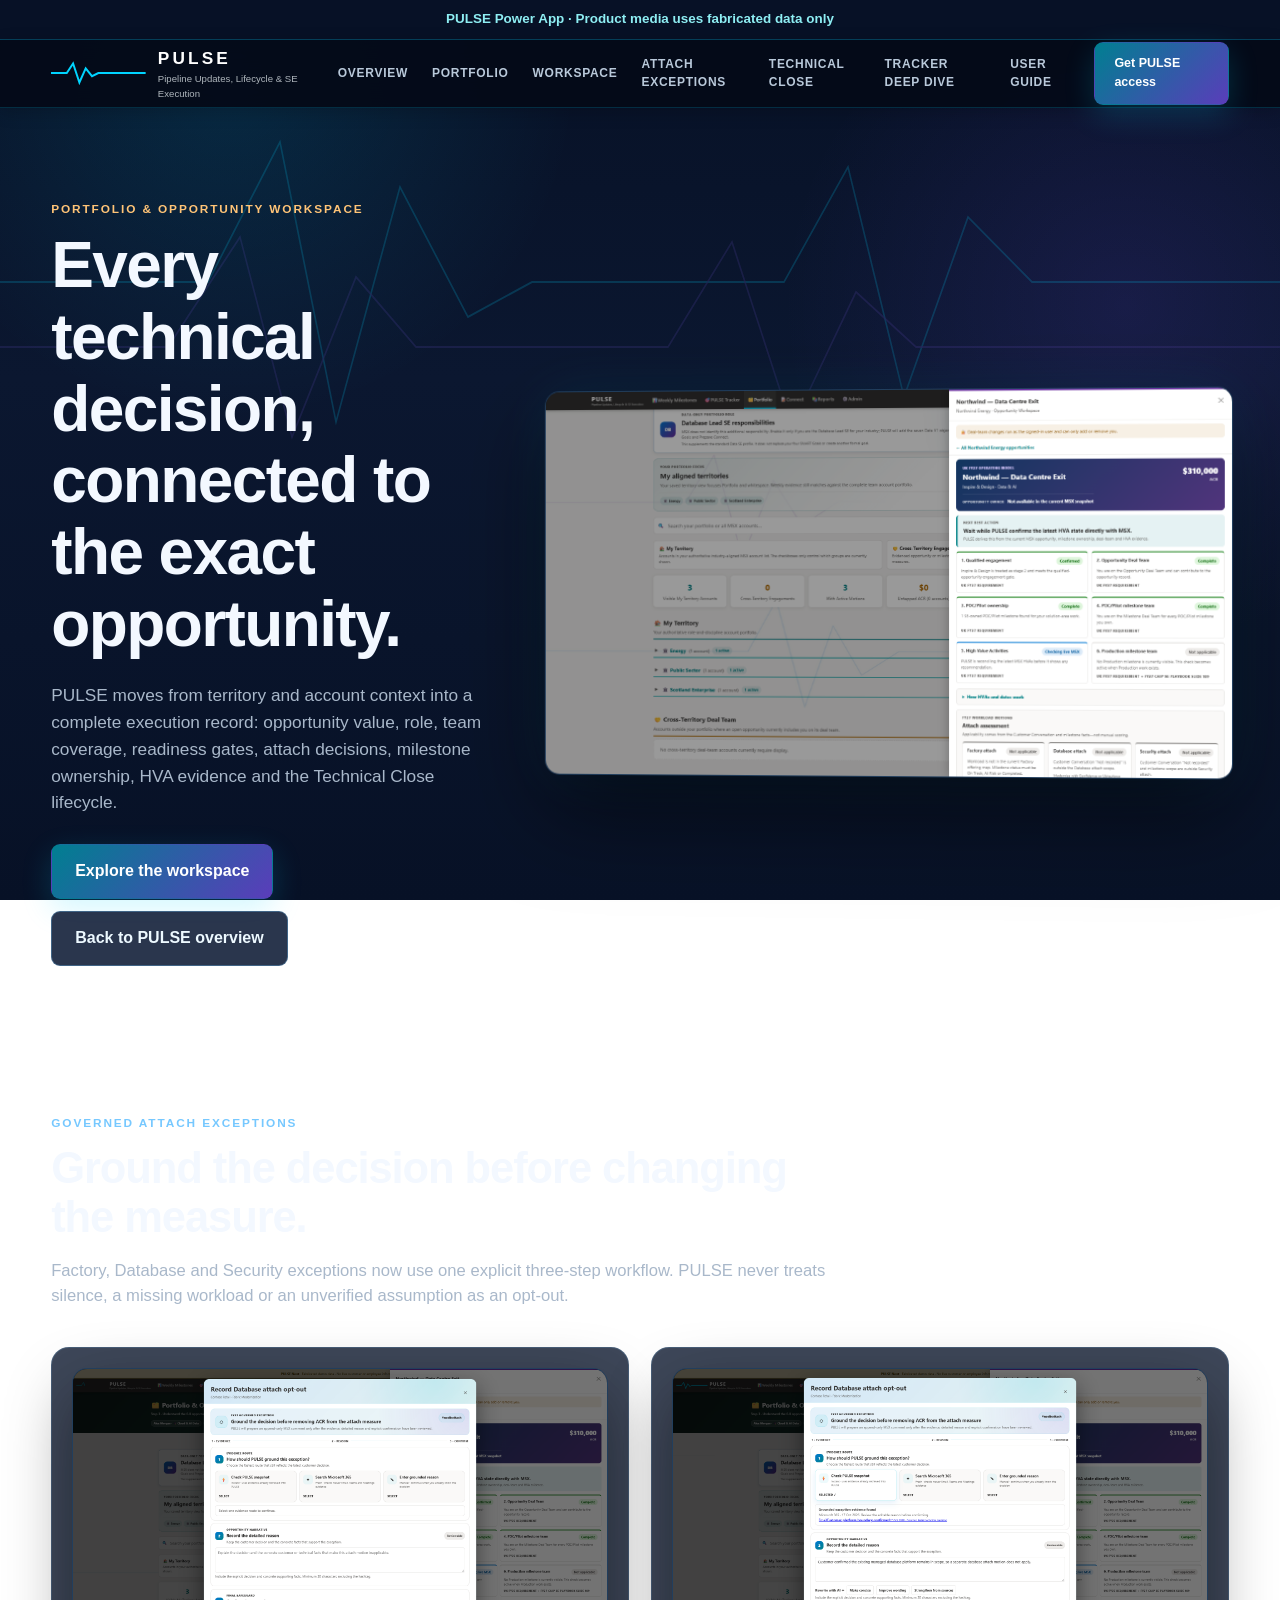
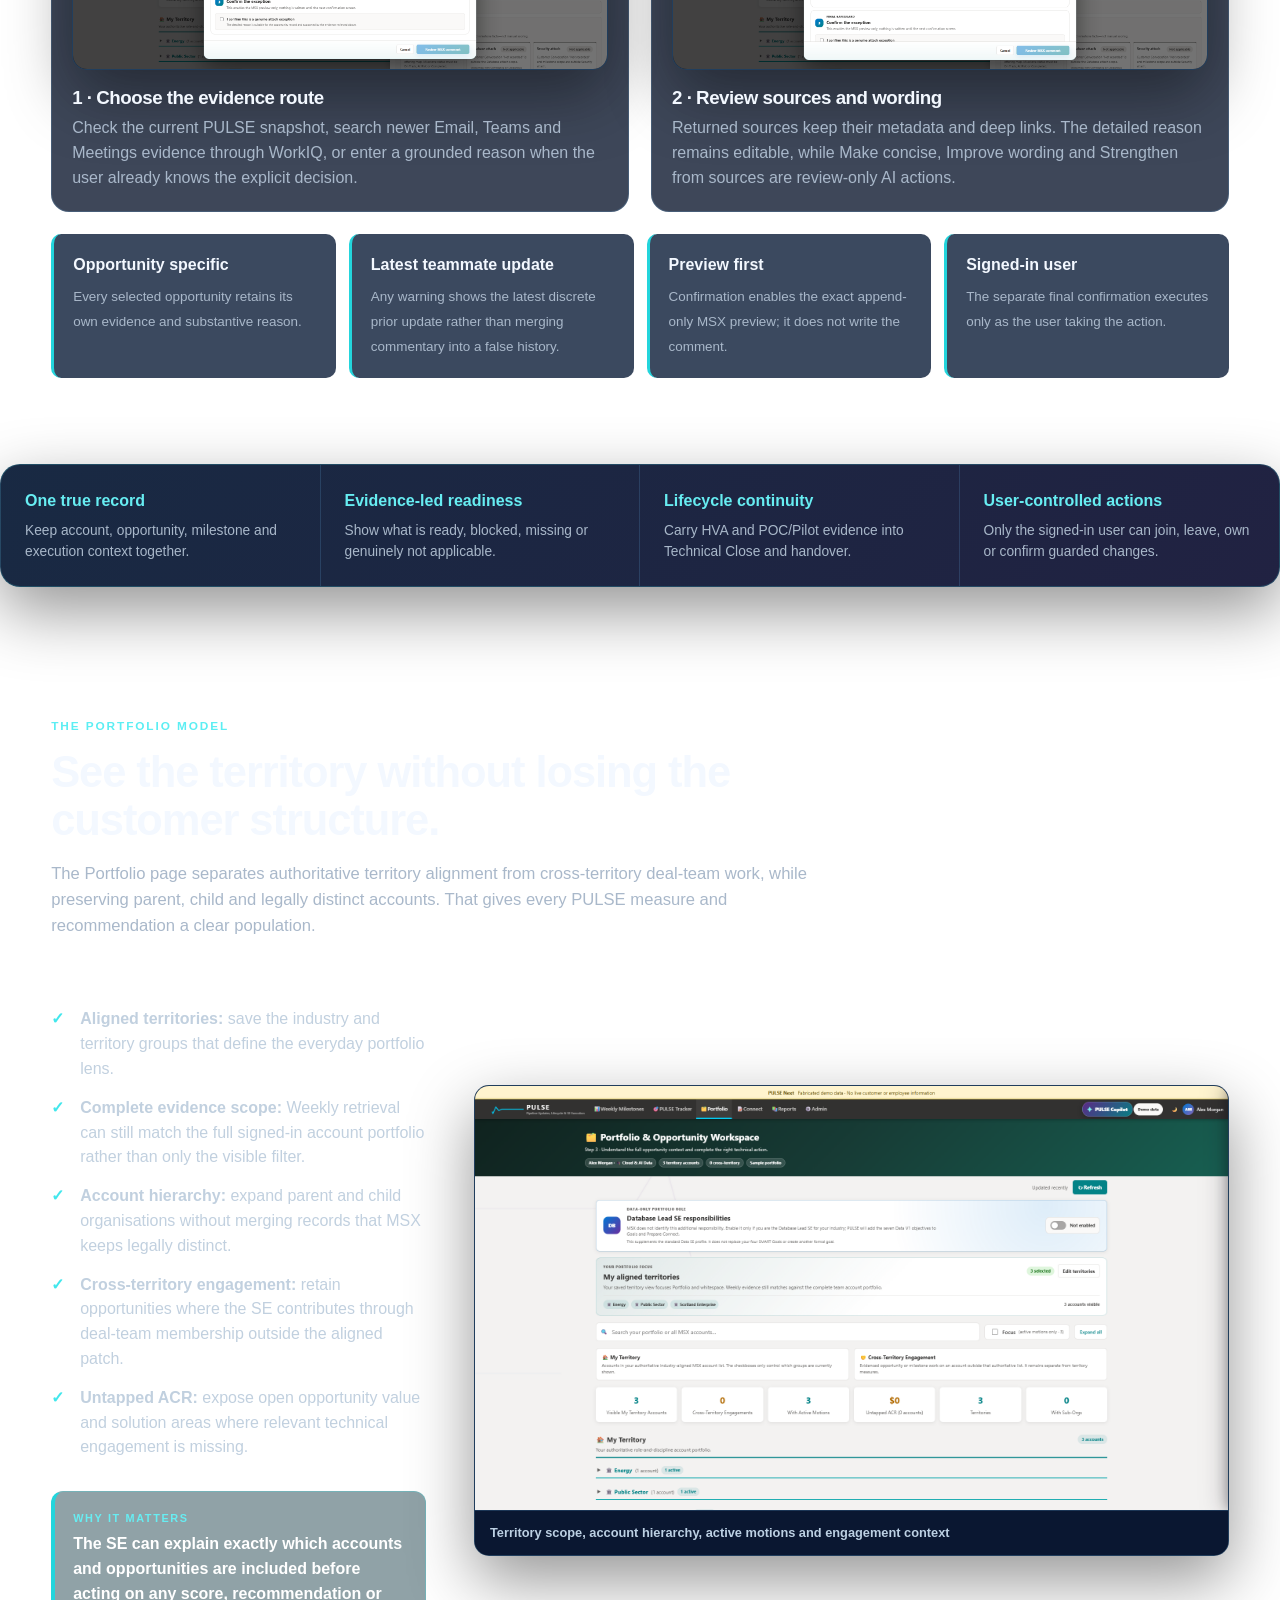
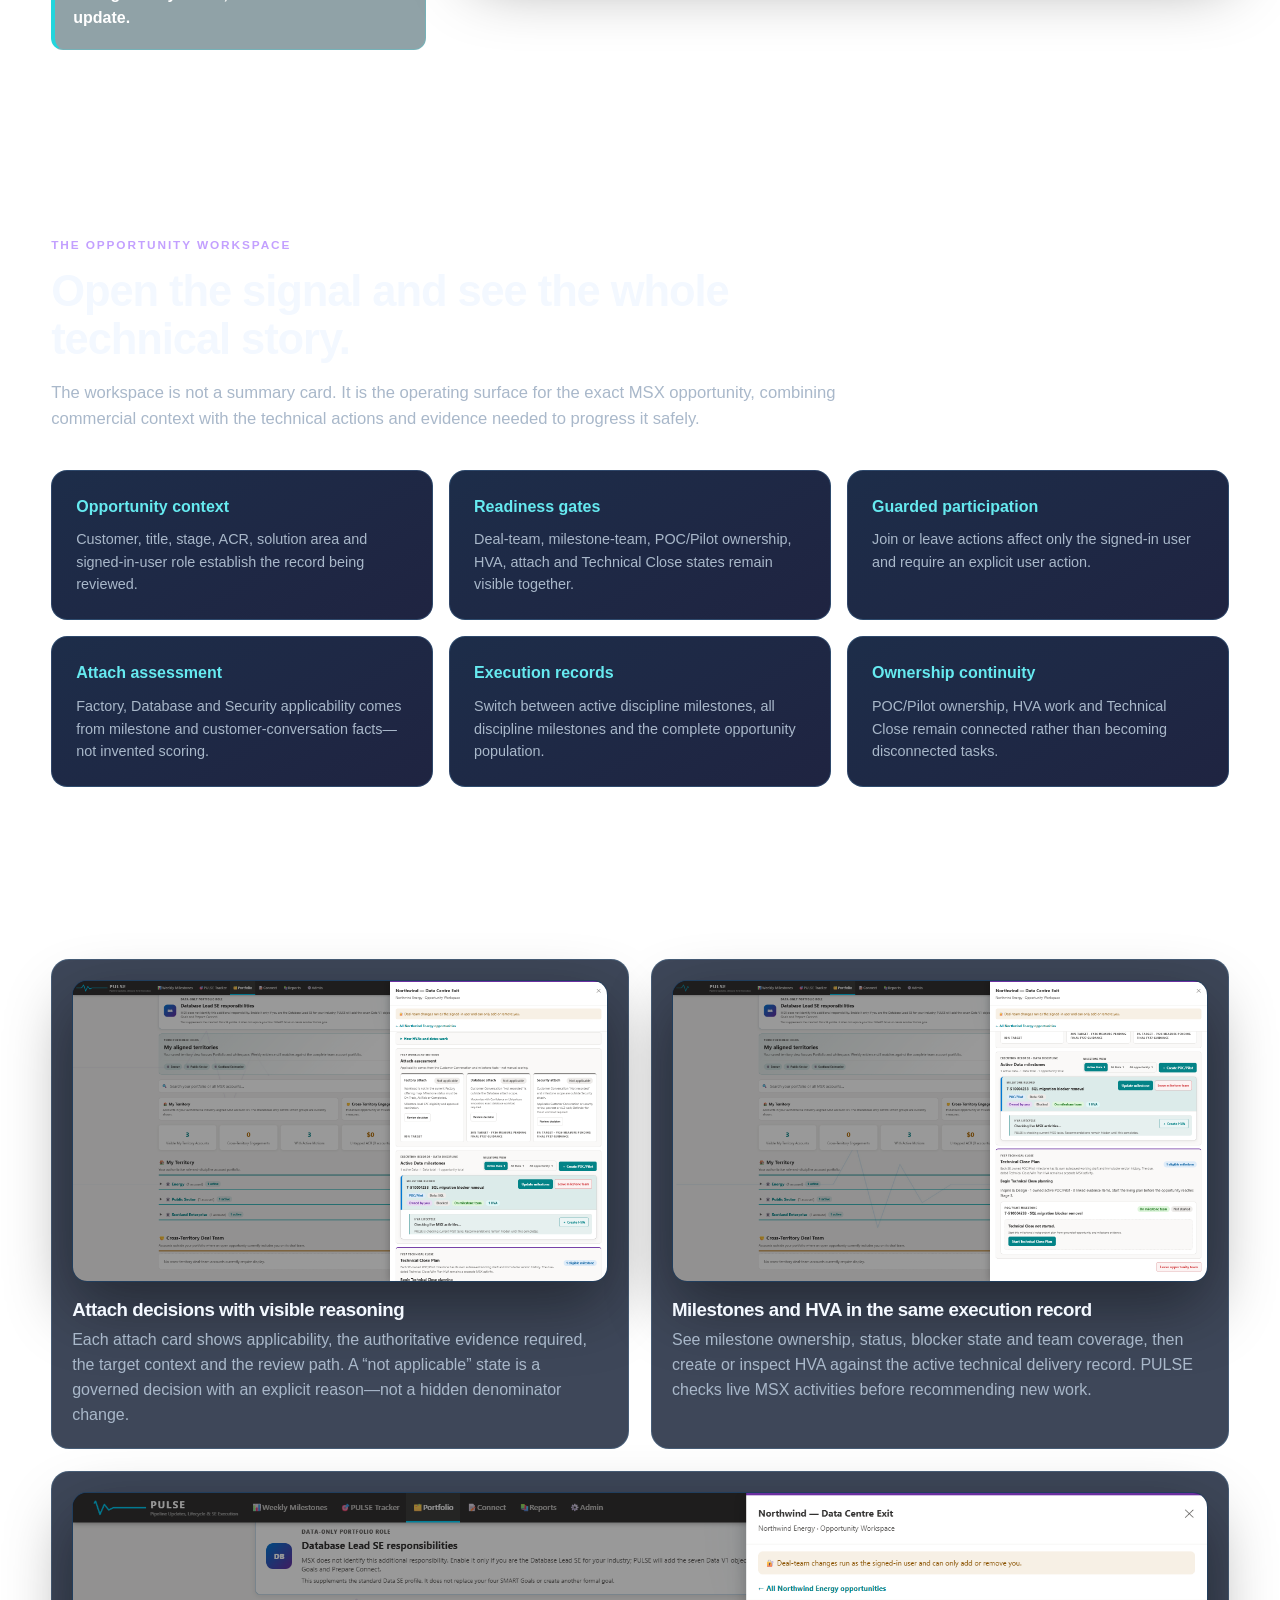
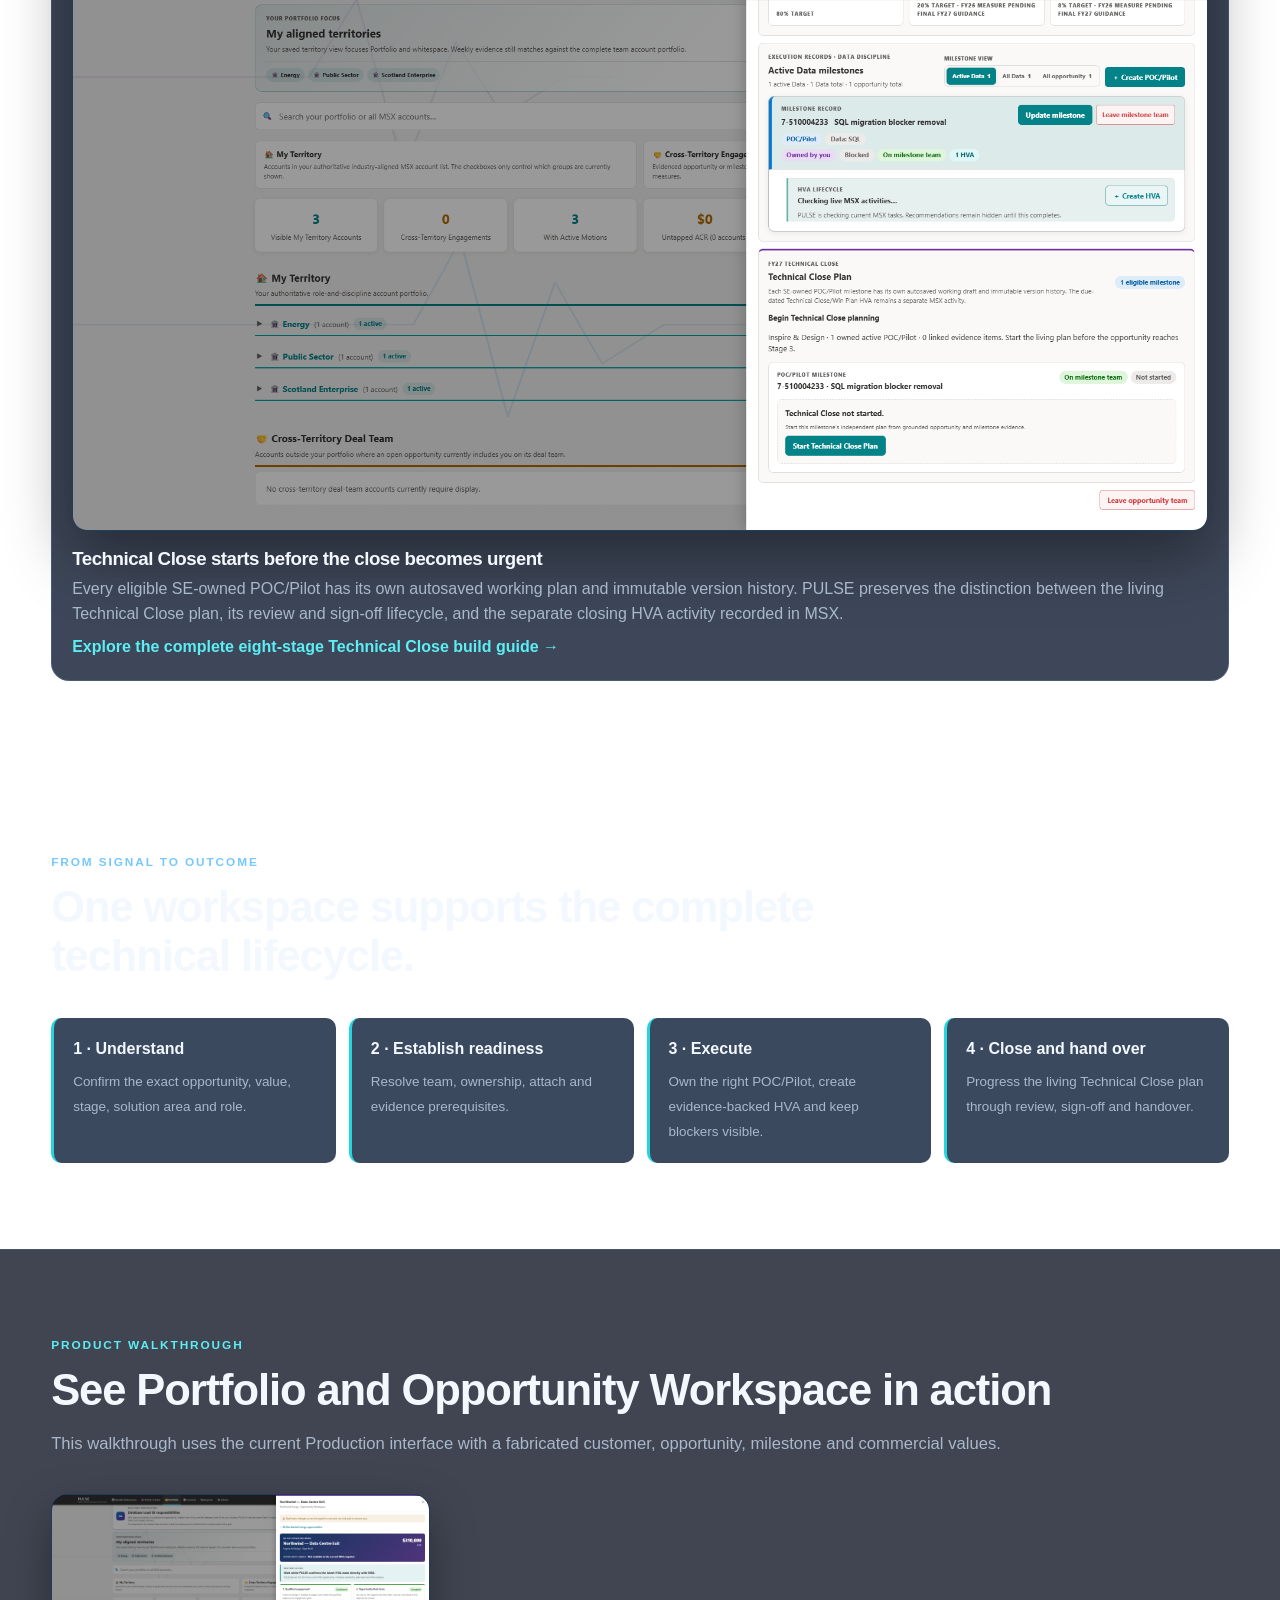
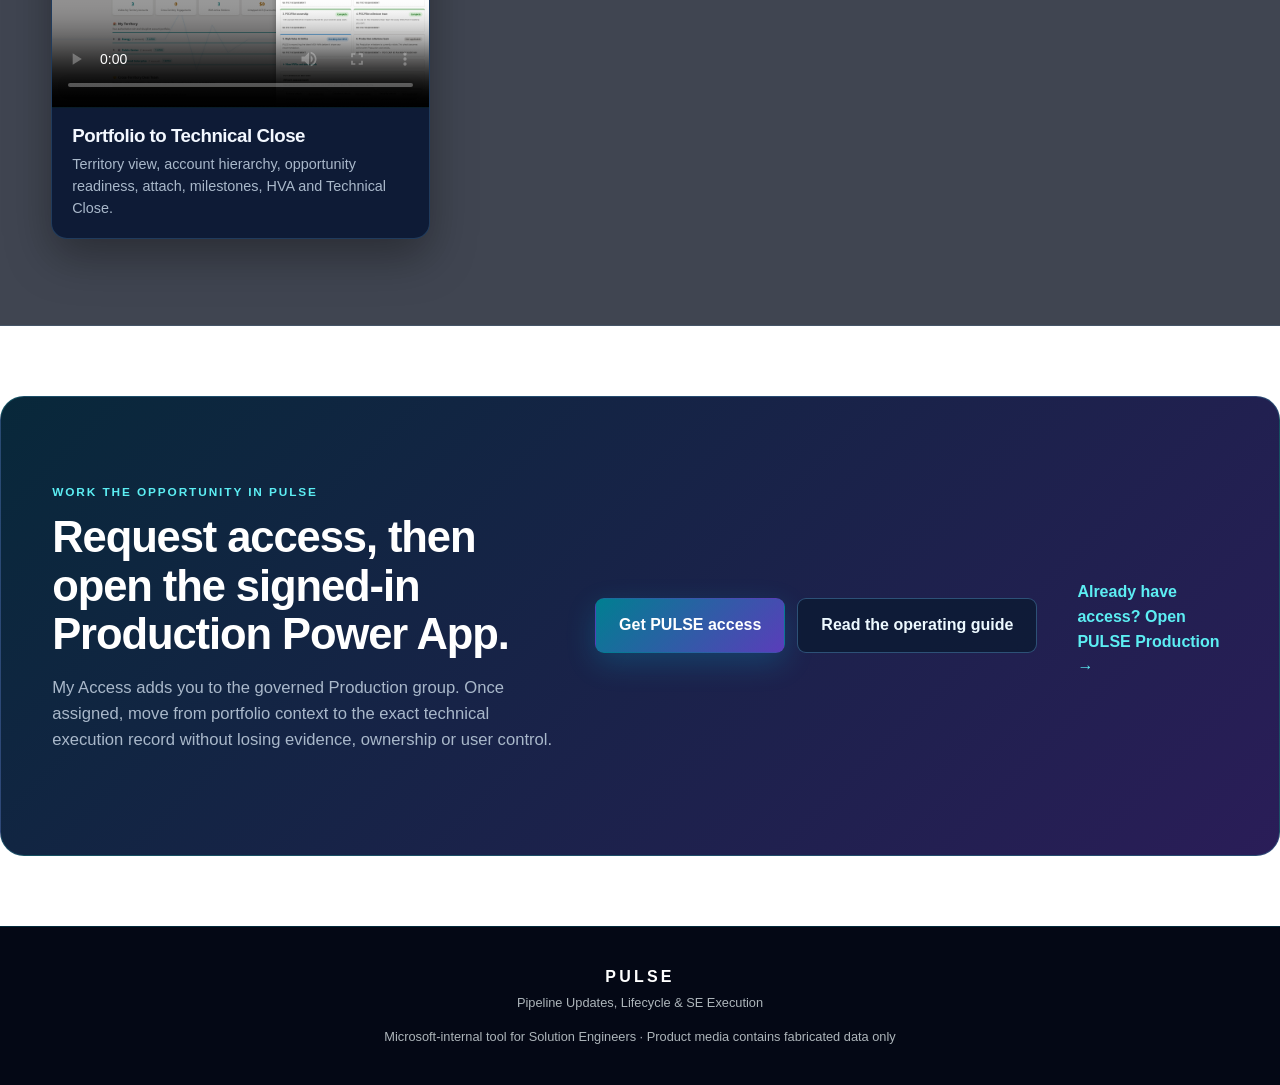
<file: portfolio.html>
<!doctype html>
<html lang="en">
<head>
  <meta charset="utf-8" />
  <meta name="viewport" content="width=device-width, initial-scale=1" />
  <title>PULSE Portfolio &amp; Opportunity Workspace</title>
  <meta name="description" content="Explore how PULSE connects account hierarchy, opportunity readiness, attach, milestones, HVA and Technical Close in one signed-in workspace." />
  <link rel="stylesheet" href="assets/site.css?v=20261025a" />
  <link rel="icon" href="data:image/svg+xml,%3Csvg xmlns='http://www.w3.org/2000/svg' viewBox='0 0 40 40'%3E%3Cpolyline points='2,20 12,20 17,8 22,32 27,14 32,24 38,20' fill='none' stroke='%2300d4ff' stroke-width='3'/%3E%3C/svg%3E" />
</head>
<body>
  <div class="bg-lines" aria-hidden="true">
    <svg viewBox="0 0 1600 420" preserveAspectRatio="none">
      <polyline points="0,210 260,210 350,70 420,350 500,115 585,245 665,210 980,210 1060,95 1130,325 1210,145 1290,210 1600,210" />
      <polyline class="pulse-secondary" points="0,275 210,275 300,165 365,365 445,205 520,275 835,275 915,170 990,355 1070,220 1145,275 1600,275" />
    </svg>
  </div>
  <div class="notice">PULSE Power App · Product media uses fabricated data only</div>
  <header class="nav" id="top">
    <a class="brand" href="index.html" aria-label="PULSE home">
      <svg viewBox="0 0 120 32" aria-hidden="true"><polyline points="0,16 20,16 28,4 36,28 44,10 52,20 60,16 120,16" fill="none" stroke="#00d4ff" stroke-width="2.5"/></svg>
      <span><b>PULSE</b><small>Pipeline Updates, Lifecycle &amp; SE Execution</small></span>
    </a>
    <nav class="nav-links" aria-label="Primary">
      <a href="index.html">OVERVIEW</a>
      <a href="#portfolio-map">PORTFOLIO</a>
      <a href="#workspace">WORKSPACE</a>
      <a href="#exceptions">ATTACH EXCEPTIONS</a>
      <a href="#technical-close">TECHNICAL CLOSE</a>
      <a href="tracker.html">TRACKER DEEP DIVE</a>
      <a href="userguide.html">USER GUIDE</a>
    </nav>
    <a class="btn btn-primary nav-cta" href="https://myaccess.microsoft.com/@microsoft.onmicrosoft.com#/access-packages/0dbd2a71-1cb3-450d-a320-0b40c3ac8f8f" target="_blank" rel="noopener">Get PULSE access</a>
    <button class="nav-burger" id="navBurger" aria-label="Menu">☰</button>
  </header>

  <main>
    <section class="deep-hero">
      <div>
        <div class="eyebrow amber">PORTFOLIO &amp; OPPORTUNITY WORKSPACE</div>
        <h1>Every technical decision, connected to the exact opportunity.</h1>
        <p>PULSE moves from territory and account context into a complete execution record: opportunity value, role, team coverage, readiness gates, attach decisions, milestone ownership, HVA evidence and the Technical Close lifecycle.</p>
        <div class="hero-actions">
          <a class="btn btn-primary btn-large" href="#workspace">Explore the workspace</a>
          <a class="btn btn-secondary btn-large" href="index.html">Back to PULSE overview</a>
        </div>
      </div>
      <figure class="app-frame hero-frame"><img src="images/current/opportunity-workspace.png" alt="PULSE Opportunity Workspace with fabricated opportunity data" /></figure>
    </section>

    <section class="section" id="exceptions">
      <div class="section-heading">
        <div class="eyebrow blue">GOVERNED ATTACH EXCEPTIONS</div>
        <h2>Ground the decision before changing the measure.</h2>
        <p>Factory, Database and Security exceptions now use one explicit three-step workflow. PULSE never treats silence, a missing workload or an unverified assumption as an opt-out.</p>
      </div>
      <div class="workspace-story">
        <article>
          <figure class="app-frame"><img src="images/current/attach-exception-routes.png" alt="Governed attach exception evidence-route selection using fabricated data" /></figure>
          <h3>1 · Choose the evidence route</h3>
          <p>Check the current PULSE snapshot, search newer Email, Teams and Meetings evidence through WorkIQ, or enter a grounded reason when the user already knows the explicit decision.</p>
        </article>
        <article>
          <figure class="app-frame"><img src="images/current/attach-exception-grounded.png" alt="Source-grounded attach exception with AI rewrite controls using fabricated data" /></figure>
          <h3>2 · Review sources and wording</h3>
          <p>Returned sources keep their metadata and deep links. The detailed reason remains editable, while Make concise, Improve wording and Strengthen from sources are review-only AI actions.</p>
        </article>
      </div>
      <div class="guardrail-grid" style="margin-top:22px;">
        <article><strong>Opportunity specific</strong><span>Every selected opportunity retains its own evidence and substantive reason.</span></article>
        <article><strong>Latest teammate update</strong><span>Any warning shows the latest discrete prior update rather than merging commentary into a false history.</span></article>
        <article><strong>Preview first</strong><span>Confirmation enables the exact append-only MSX preview; it does not write the comment.</span></article>
        <article><strong>Signed-in user</strong><span>The separate final confirmation executes only as the user taking the action.</span></article>
      </div>
    </section>

    <section class="proof-strip" aria-label="Opportunity Workspace strengths">
      <article><strong>One true record</strong><span>Keep account, opportunity, milestone and execution context together.</span></article>
      <article><strong>Evidence-led readiness</strong><span>Show what is ready, blocked, missing or genuinely not applicable.</span></article>
      <article><strong>Lifecycle continuity</strong><span>Carry HVA and POC/Pilot evidence into Technical Close and handover.</span></article>
      <article><strong>User-controlled actions</strong><span>Only the signed-in user can join, leave, own or confirm guarded changes.</span></article>
    </section>

    <section class="section" id="portfolio-map">
      <div class="section-heading">
        <div class="eyebrow">THE PORTFOLIO MODEL</div>
        <h2>See the territory without losing the customer structure.</h2>
        <p>The Portfolio page separates authoritative territory alignment from cross-territory deal-team work, while preserving parent, child and legally distinct accounts. That gives every PULSE measure and recommendation a clear population.</p>
      </div>
      <div class="feature">
        <div class="feature-copy">
          <ul class="ticks">
            <li><strong>Aligned territories:</strong> save the industry and territory groups that define the everyday portfolio lens.</li>
            <li><strong>Complete evidence scope:</strong> Weekly retrieval can still match the full signed-in account portfolio rather than only the visible filter.</li>
            <li><strong>Account hierarchy:</strong> expand parent and child organisations without merging records that MSX keeps legally distinct.</li>
            <li><strong>Cross-territory engagement:</strong> retain opportunities where the SE contributes through deal-team membership outside the aligned patch.</li>
            <li><strong>Untapped ACR:</strong> expose open opportunity value and solution areas where relevant technical engagement is missing.</li>
          </ul>
          <div class="outcome-card"><span>WHY IT MATTERS</span><strong>The SE can explain exactly which accounts and opportunities are included before acting on any score, recommendation or update.</strong></div>
        </div>
        <figure class="app-frame"><img src="images/current/portfolio.png" alt="PULSE Portfolio territory and account hierarchy" /><figcaption>Territory scope, account hierarchy, active motions and engagement context</figcaption></figure>
      </div>
    </section>

    <section class="section" id="workspace">
      <div class="section-heading">
        <div class="eyebrow purple">THE OPPORTUNITY WORKSPACE</div>
        <h2>Open the signal and see the whole technical story.</h2>
        <p>The workspace is not a summary card. It is the operating surface for the exact MSX opportunity, combining commercial context with the technical actions and evidence needed to progress it safely.</p>
      </div>
      <div class="capability-grid">
        <article><b>Opportunity context</b><p>Customer, title, stage, ACR, solution area and signed-in-user role establish the record being reviewed.</p></article>
        <article><b>Readiness gates</b><p>Deal-team, milestone-team, POC/Pilot ownership, HVA, attach and Technical Close states remain visible together.</p></article>
        <article><b>Guarded participation</b><p>Join or leave actions affect only the signed-in user and require an explicit user action.</p></article>
        <article><b>Attach assessment</b><p>Factory, Database and Security applicability comes from milestone and customer-conversation facts—not invented scoring.</p></article>
        <article><b>Execution records</b><p>Switch between active discipline milestones, all discipline milestones and the complete opportunity population.</p></article>
        <article><b>Ownership continuity</b><p>POC/Pilot ownership, HVA work and Technical Close remain connected rather than becoming disconnected tasks.</p></article>
      </div>
    </section>

    <section class="section">
      <div class="workspace-story">
        <article>
          <figure class="app-frame"><img src="images/current/opportunity-workspace-attach.png" alt="PULSE attach assessment and active milestones" /></figure>
          <h3>Attach decisions with visible reasoning</h3>
          <p>Each attach card shows applicability, the authoritative evidence required, the target context and the review path. A “not applicable” state is a governed decision with an explicit reason—not a hidden denominator change.</p>
        </article>
        <article>
          <figure class="app-frame"><img src="images/current/opportunity-workspace-milestones.png" alt="PULSE milestone and HVA lifecycle" /></figure>
          <h3>Milestones and HVA in the same execution record</h3>
          <p>See milestone ownership, status, blocker state and team coverage, then create or inspect HVA against the active technical delivery record. PULSE checks live MSX activities before recommending new work.</p>
        </article>
        <article class="wide" id="technical-close">
          <figure class="app-frame"><img src="images/current/opportunity-workspace-technical-close.png" alt="PULSE Technical Close planning workspace" /></figure>
          <h3>Technical Close starts before the close becomes urgent</h3>
          <p>Every eligible SE-owned POC/Pilot has its own autosaved working plan and immutable version history. PULSE preserves the distinction between the living Technical Close plan, its review and sign-off lifecycle, and the separate closing HVA activity recorded in MSX.</p>
          <p><a class="text-link" href="tracker.html#technical-close">Explore the complete eight-stage Technical Close build guide →</a></p>
        </article>
      </div>
    </section>

    <section class="section">
      <div class="section-heading">
        <div class="eyebrow blue">FROM SIGNAL TO OUTCOME</div>
        <h2>One workspace supports the complete technical lifecycle.</h2>
      </div>
      <div class="guardrail-grid">
        <article><strong>1 · Understand</strong><span>Confirm the exact opportunity, value, stage, solution area and role.</span></article>
        <article><strong>2 · Establish readiness</strong><span>Resolve team, ownership, attach and evidence prerequisites.</span></article>
        <article><strong>3 · Execute</strong><span>Own the right POC/Pilot, create evidence-backed HVA and keep blockers visible.</span></article>
        <article><strong>4 · Close and hand over</strong><span>Progress the living Technical Close plan through review, sign-off and handover.</span></article>
      </div>
    </section>

    <section class="videos section">
      <div class="section-heading">
        <div class="eyebrow">PRODUCT WALKTHROUGH</div>
        <h2>See Portfolio and Opportunity Workspace in action</h2>
        <p>This walkthrough uses the current Production interface with a fabricated customer, opportunity, milestone and commercial values.</p>
      </div>
      <div class="video-grid">
        <article class="video-card">
          <video controls preload="metadata" poster="images/current/opportunity-workspace.png"><source src="videos/portfolio-opportunity-walkthrough.mp4" type="video/mp4" /></video>
          <div><h3>Portfolio to Technical Close</h3><p>Territory view, account hierarchy, opportunity readiness, attach, milestones, HVA and Technical Close.</p></div>
        </article>
      </div>
    </section>

    <section class="cta section">
      <div>
        <div class="eyebrow">WORK THE OPPORTUNITY IN PULSE</div>
        <h2>Request access, then open the signed-in Production Power App.</h2>
        <p>My Access adds you to the governed Production group. Once assigned, move from portfolio context to the exact technical execution record without losing evidence, ownership or user control.</p>
      </div>
      <div class="hero-actions">
        <a class="btn btn-primary btn-large" href="https://myaccess.microsoft.com/@microsoft.onmicrosoft.com#/access-packages/0dbd2a71-1cb3-450d-a320-0b40c3ac8f8f" target="_blank" rel="noopener">Get PULSE access</a>
        <a class="btn btn-secondary btn-large" href="userguide.html#portfolio">Read the operating guide</a>
      </div>
      <a class="text-link" href="https://apps.powerapps.com/play/e/e039dcfb-b20b-e65f-ad57-d03475ca12a8/app/08a4dc36-cfad-464f-891b-8ad8db1c9adf?tenantId=72f988bf-86f1-41af-91ab-2d7cd011db47" target="_blank" rel="noopener">Already have access? Open PULSE Production →</a>
    </section>
  </main>

  <footer class="footer">
    <strong>PULSE</strong>
    <span>Pipeline Updates, Lifecycle &amp; SE Execution</span>
    <p>Microsoft-internal tool for Solution Engineers · Product media contains fabricated data only</p>
  </footer>
  <script src="assets/site.js?v=20261025a"></script>
</body>
</html>
</file>
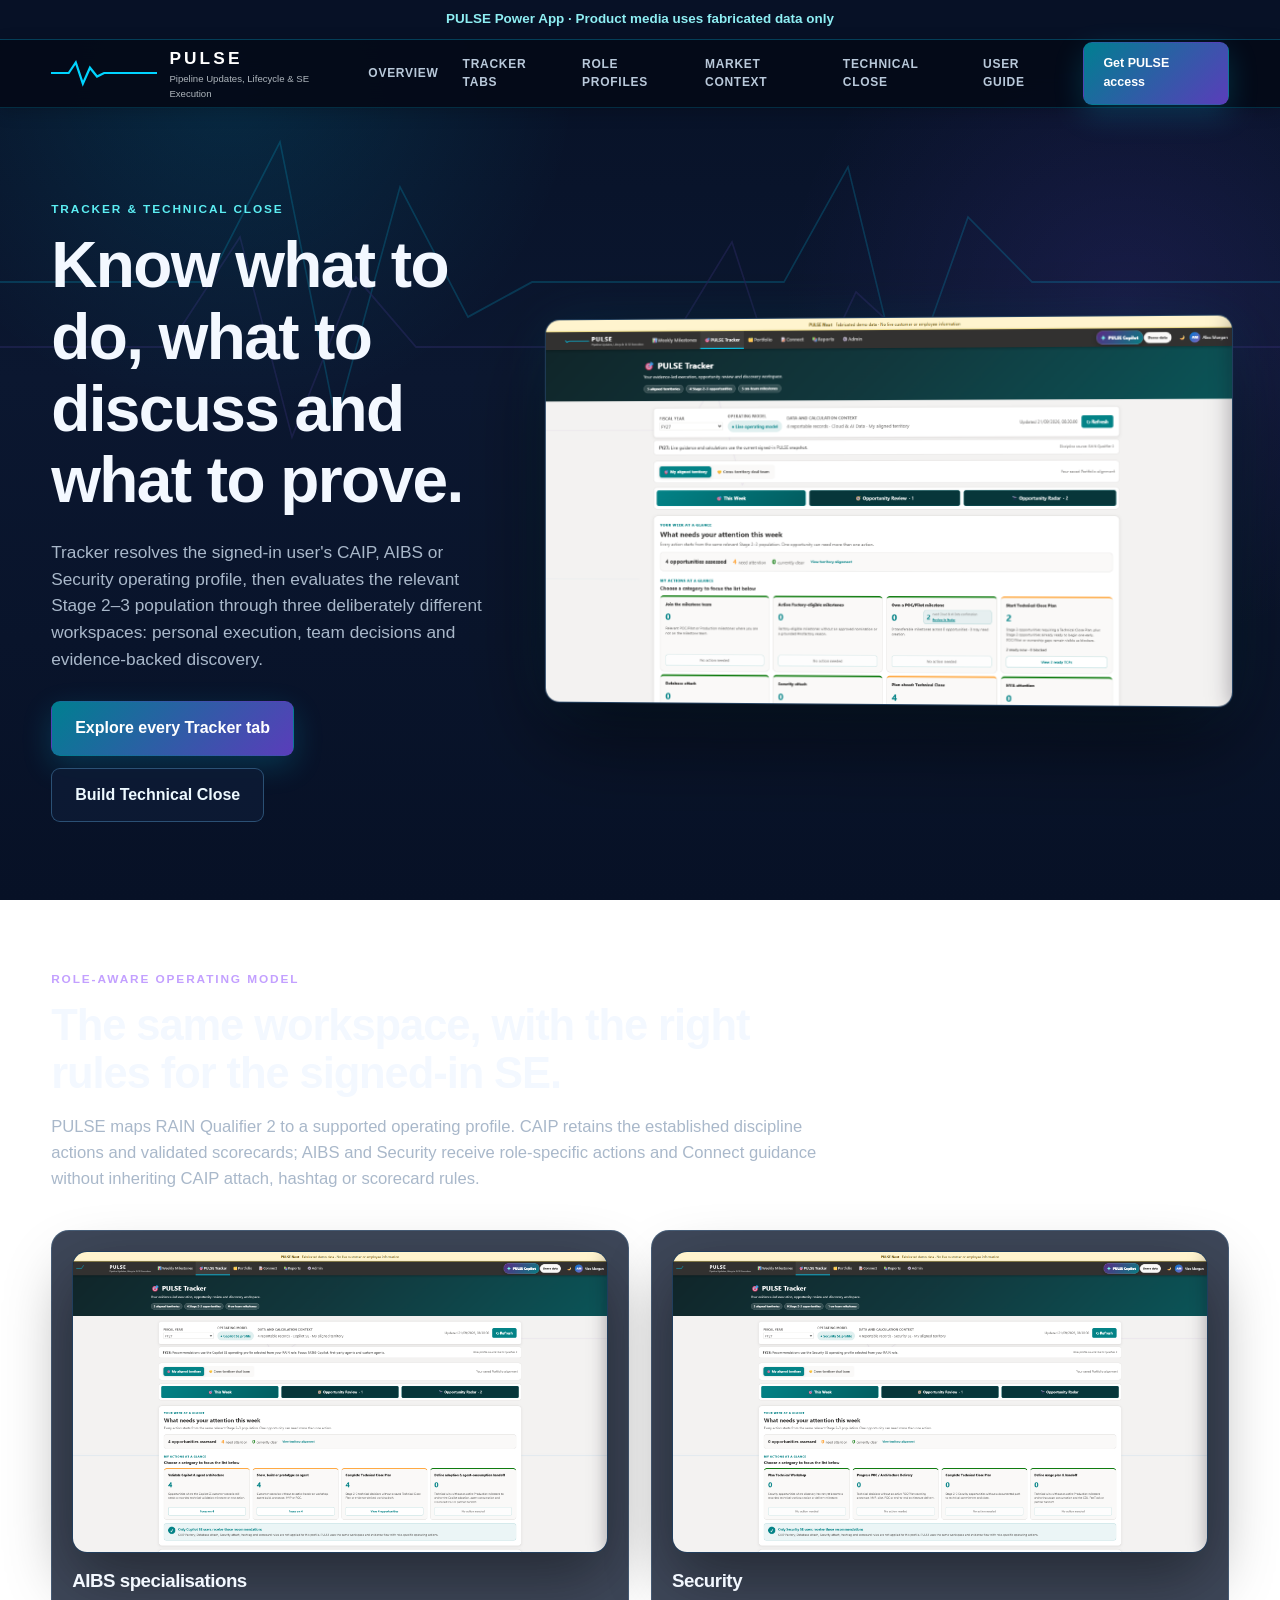
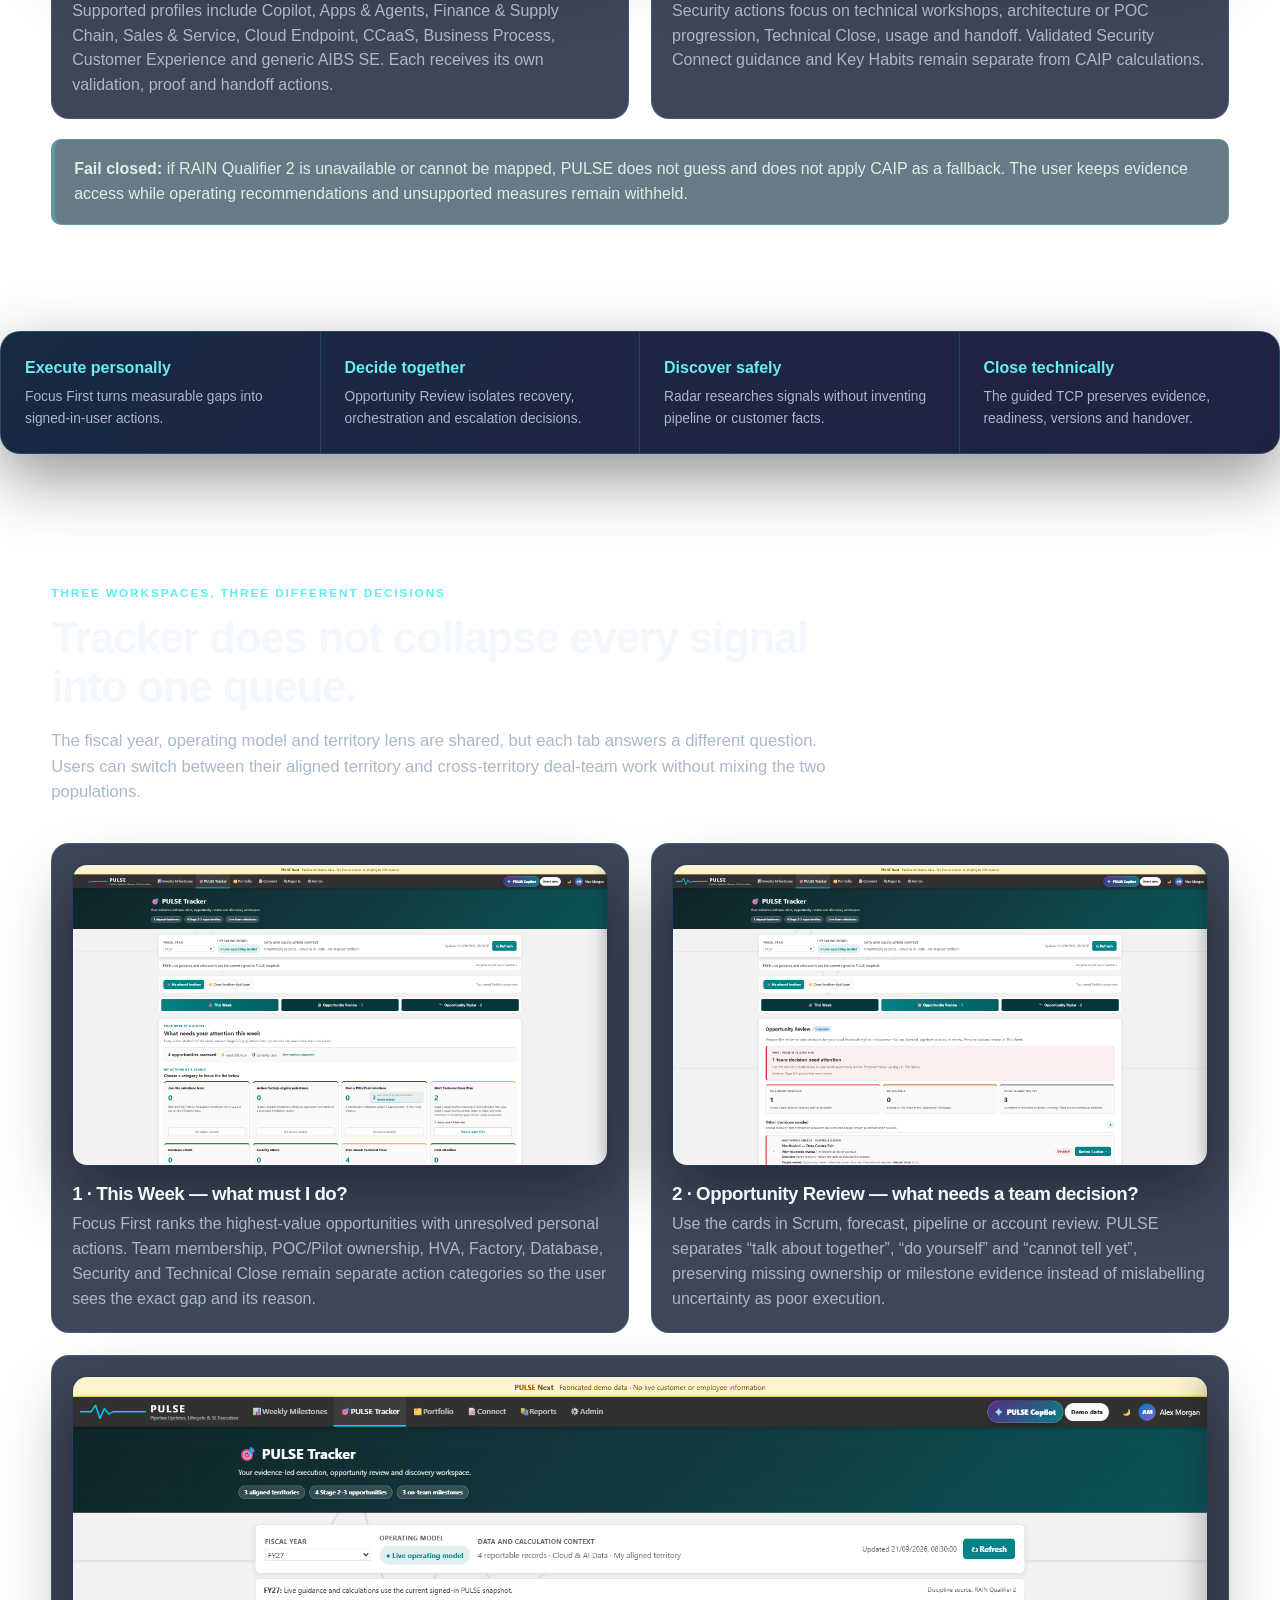
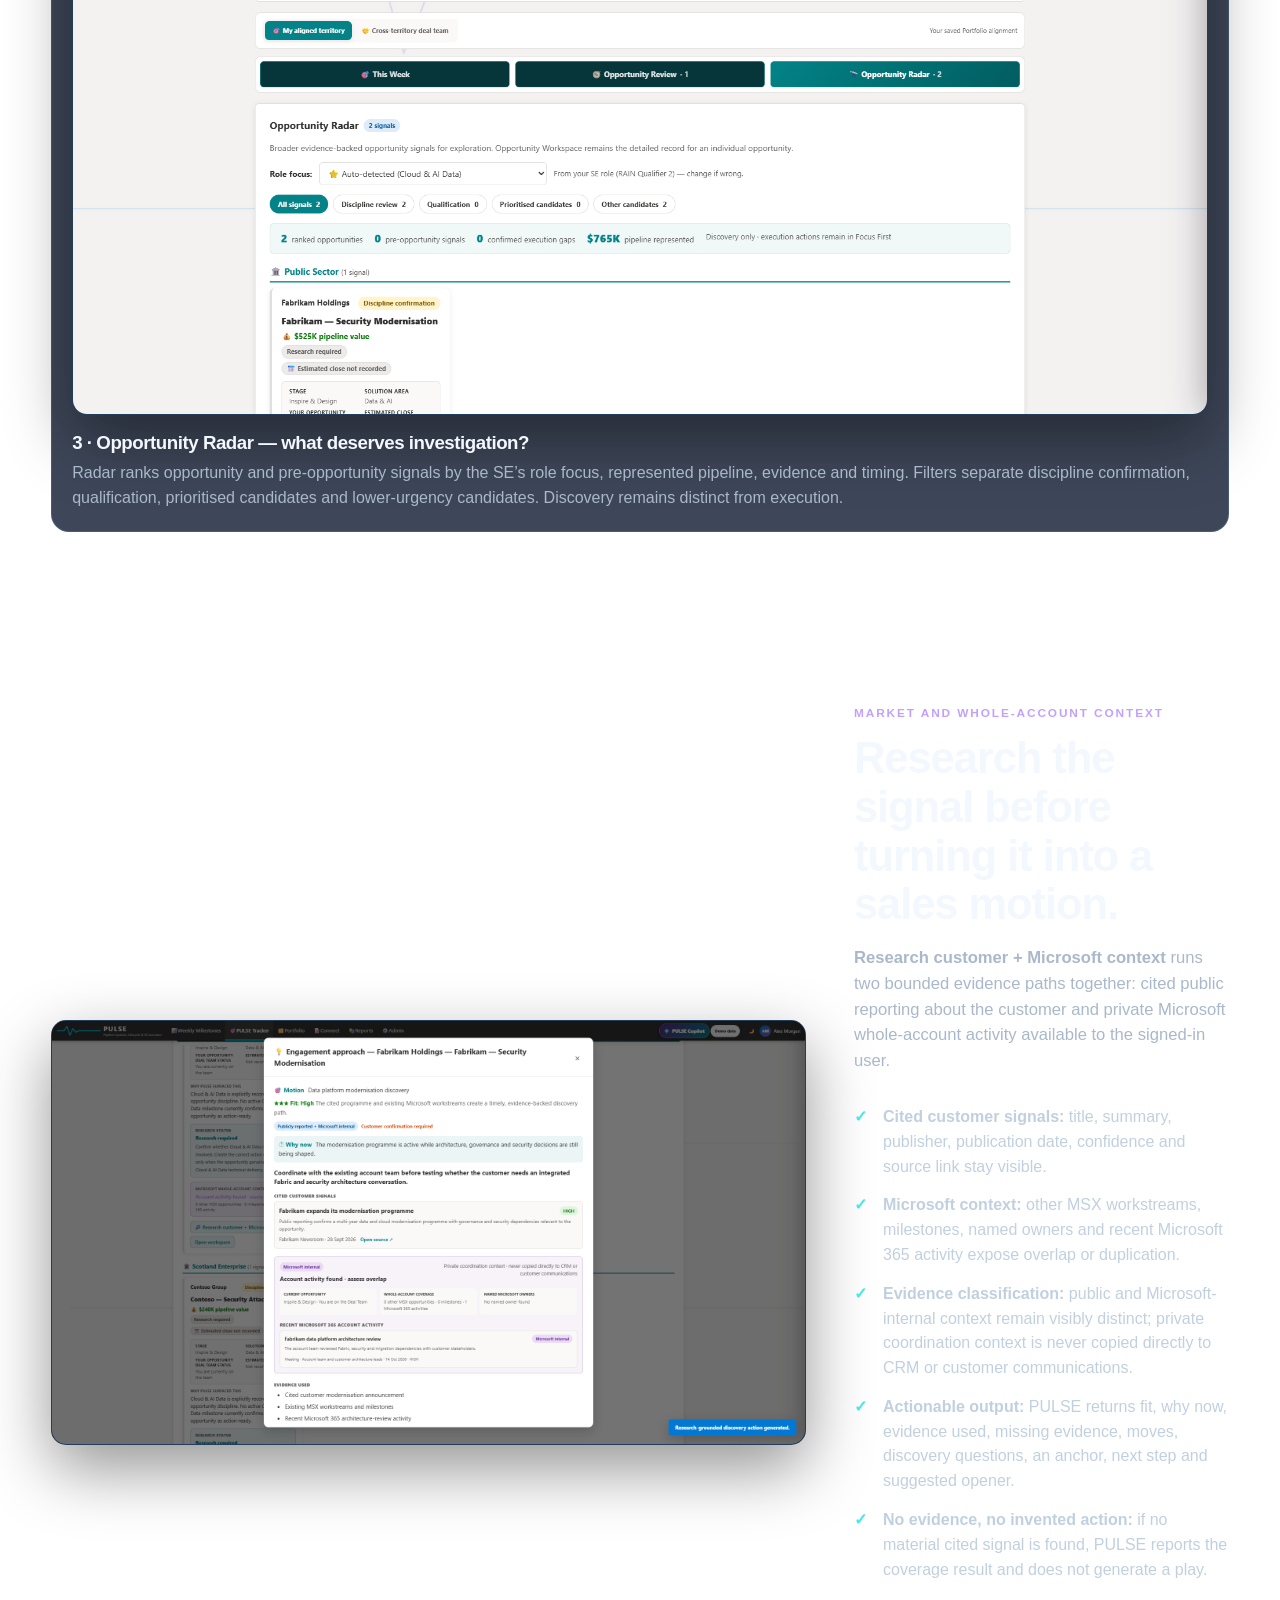
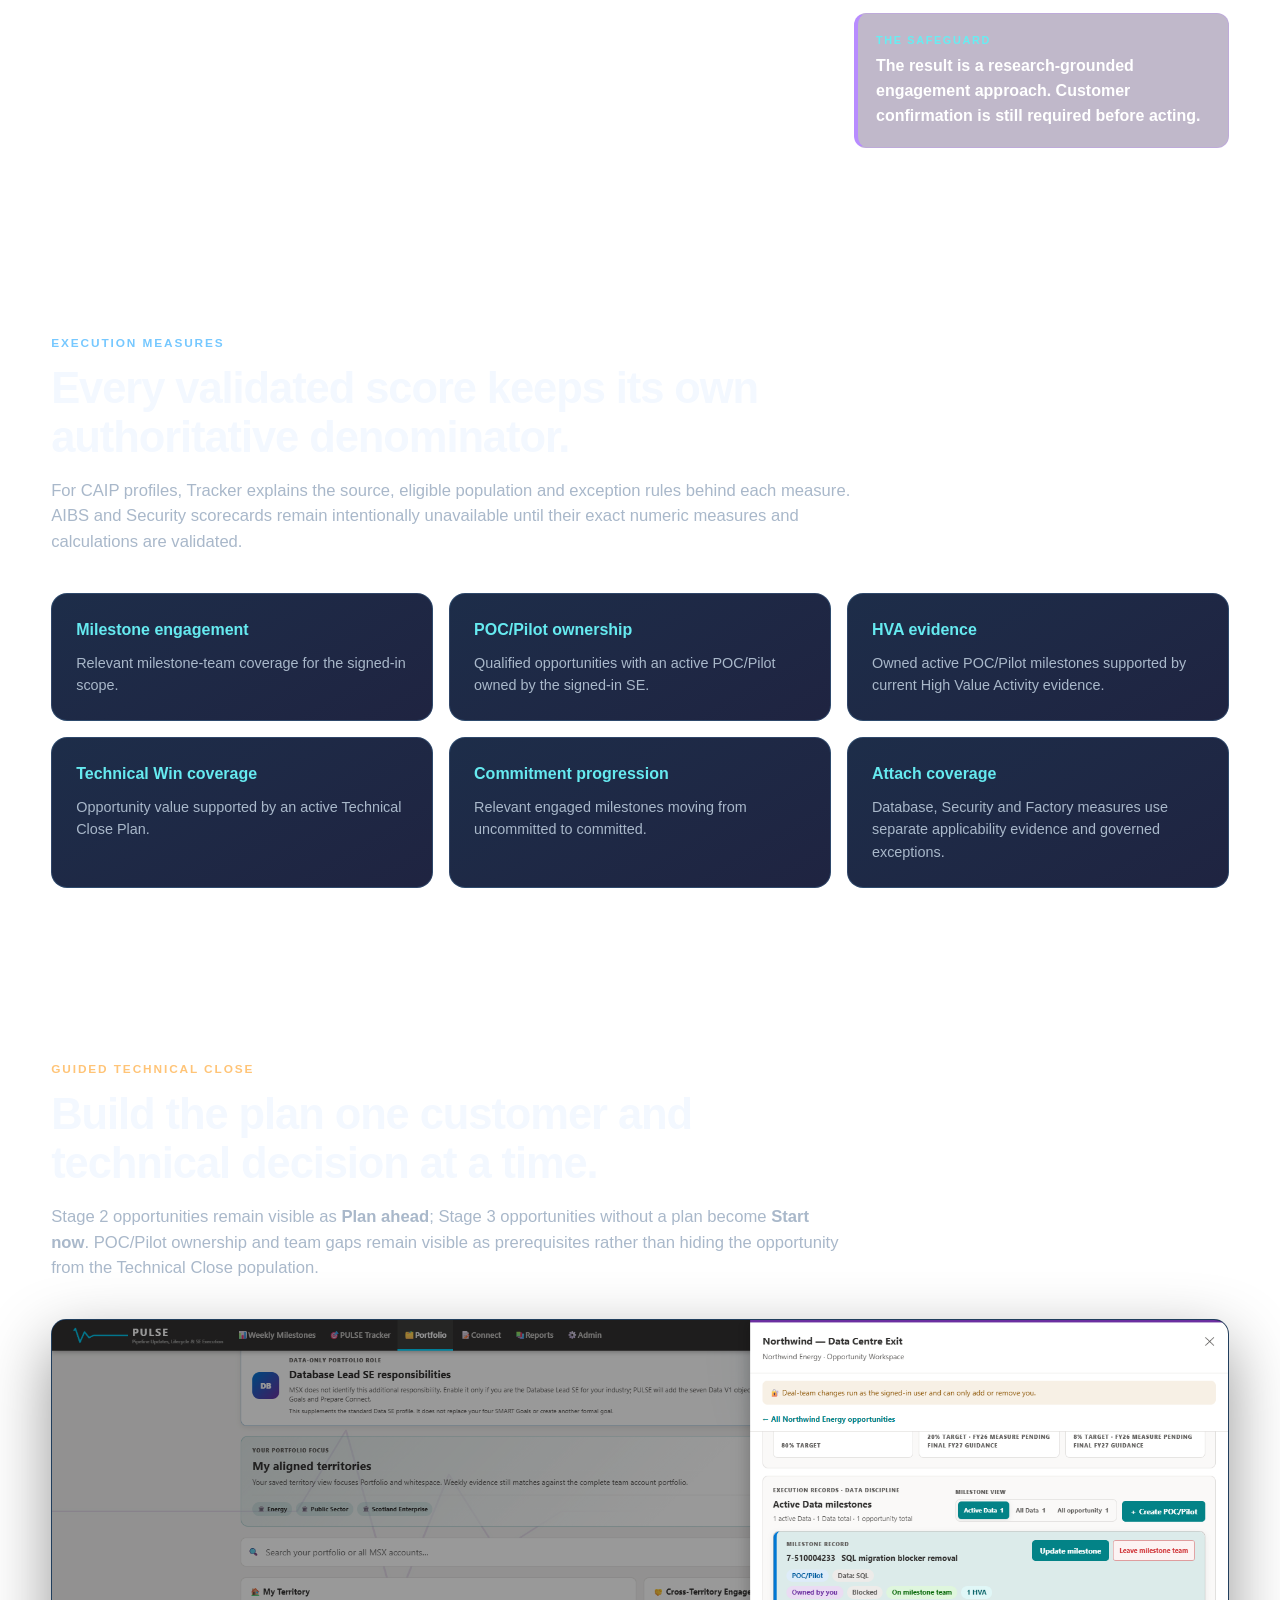
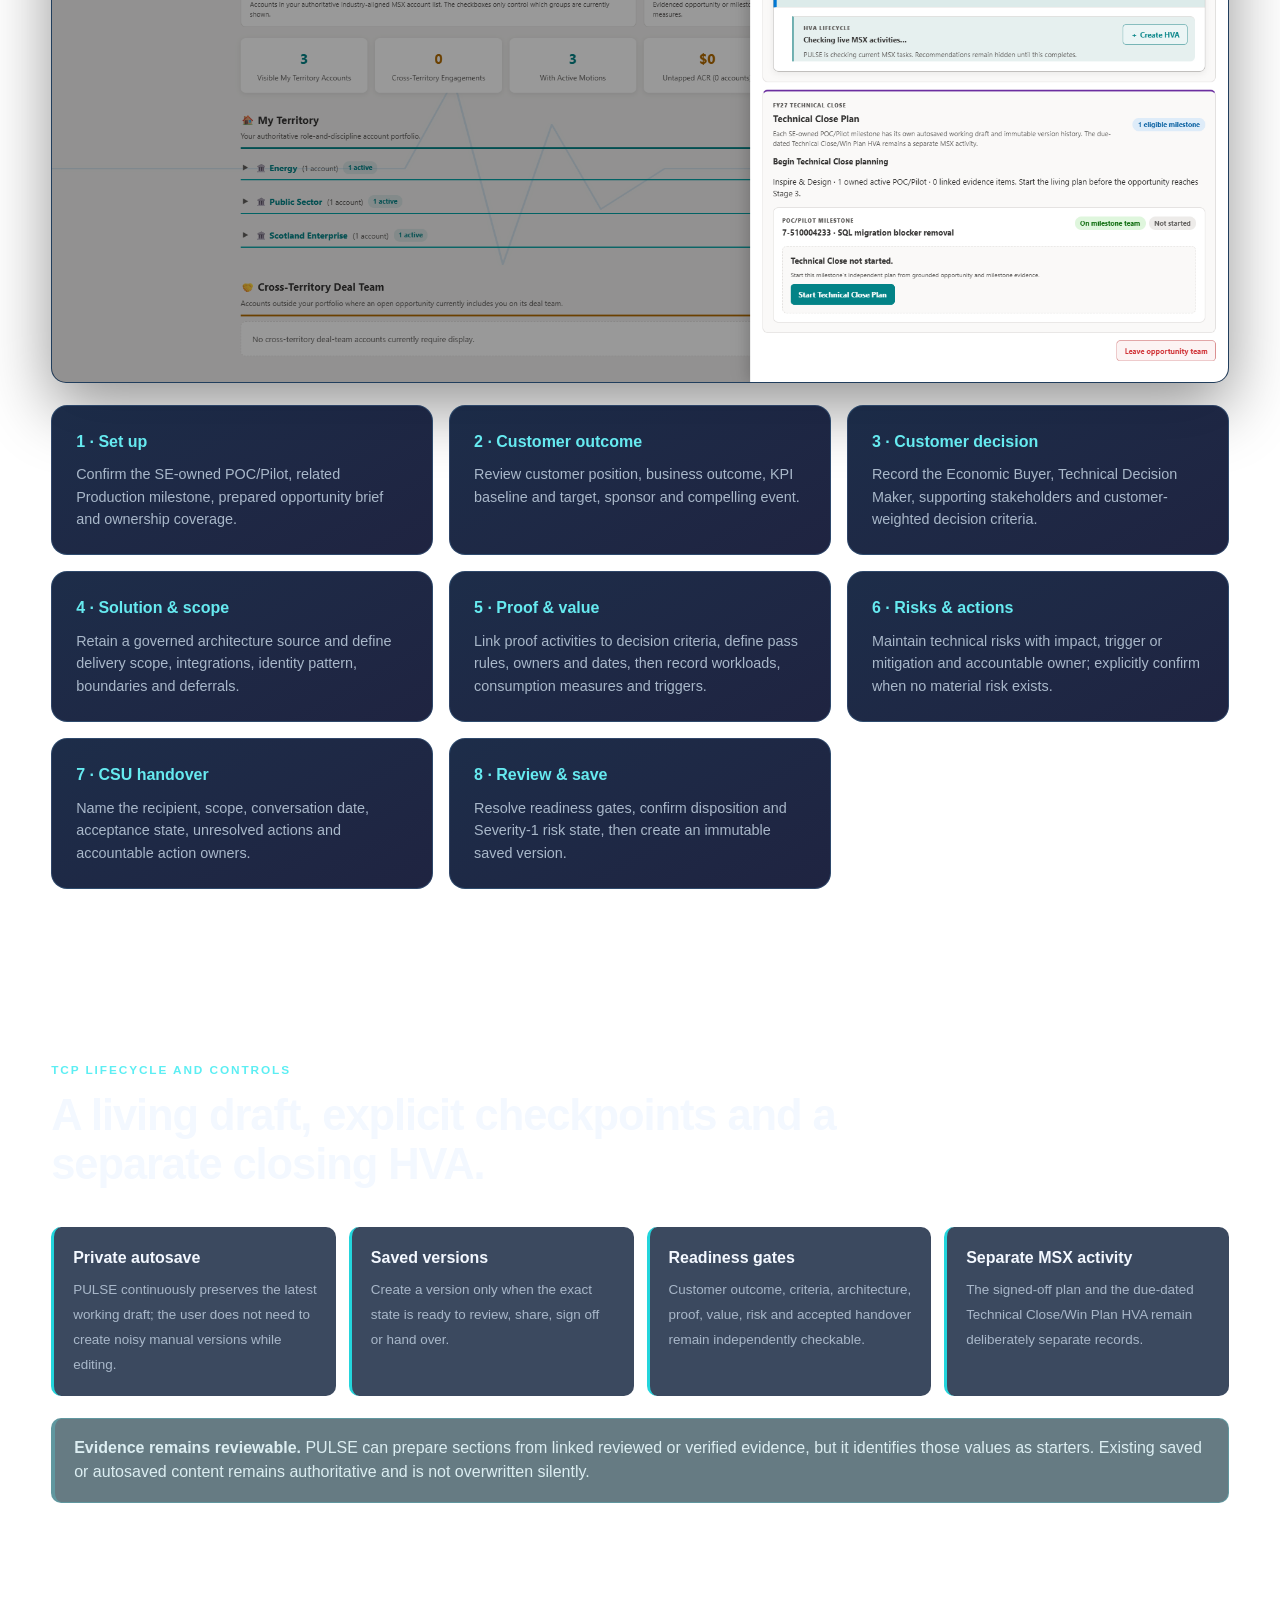
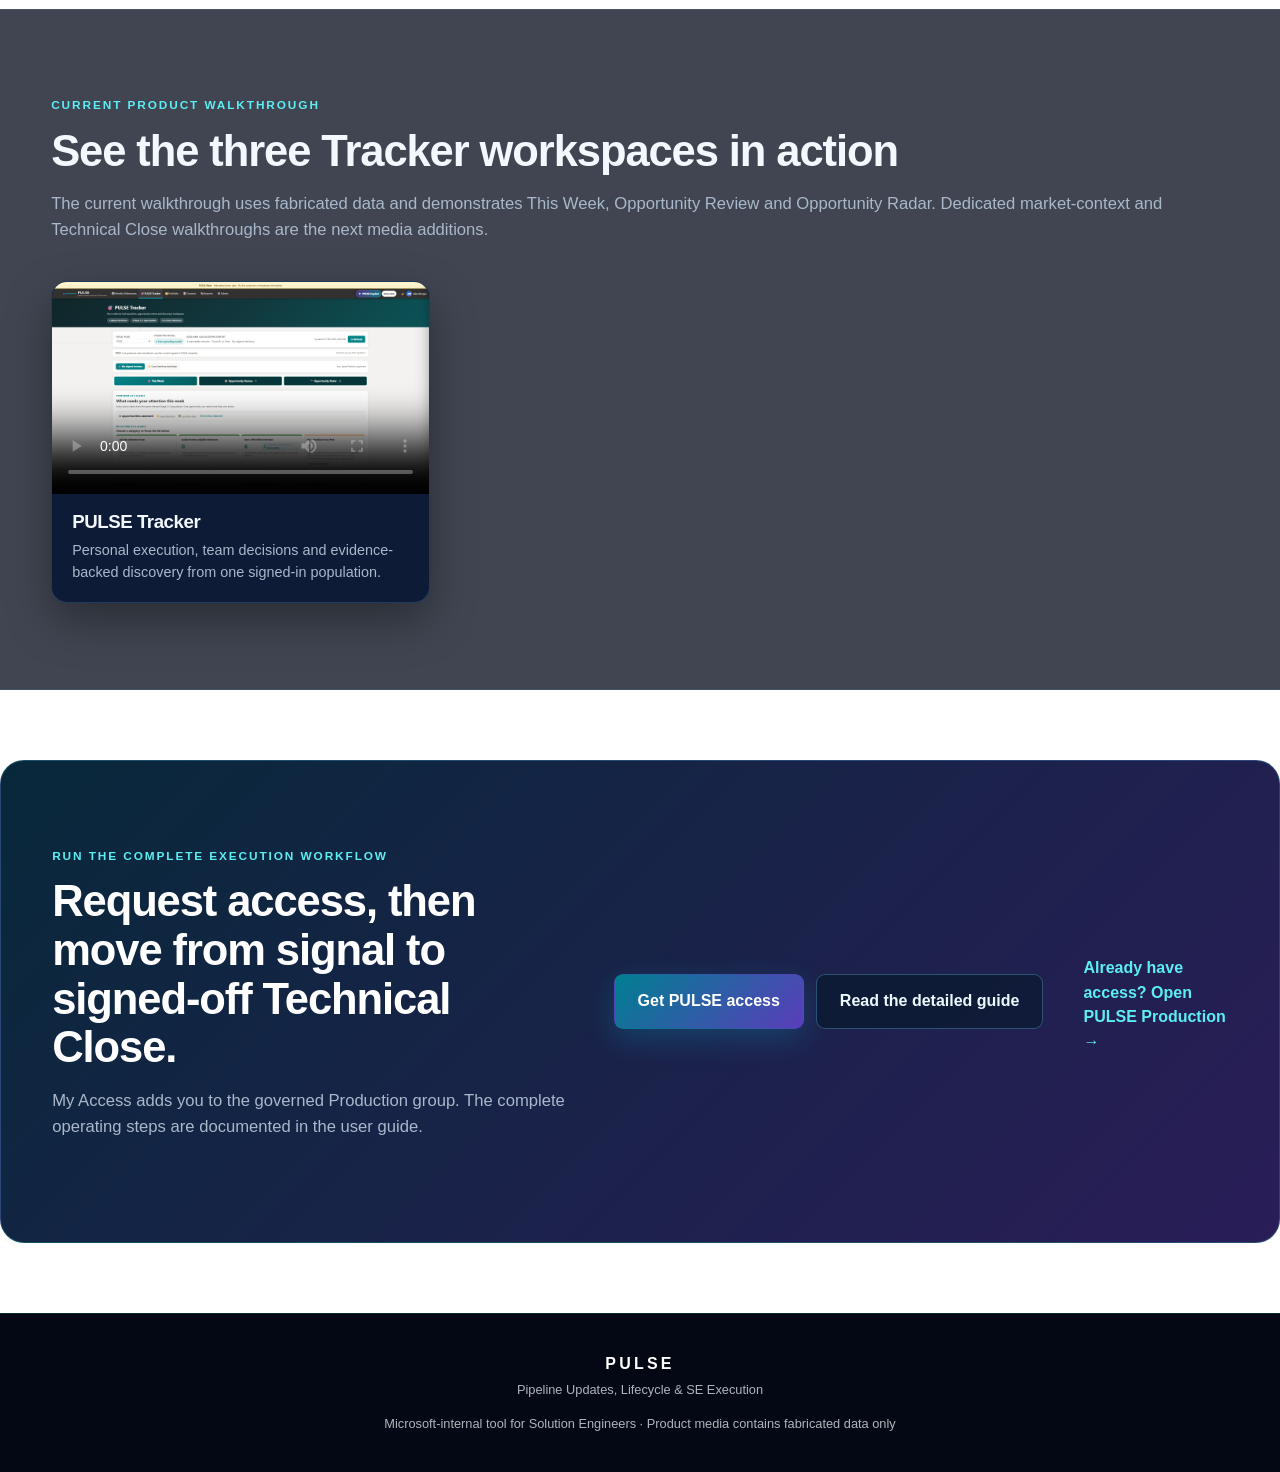
<file: tracker.html>
<!doctype html>
<html lang="en">
<head>
  <meta charset="utf-8" />
  <meta name="viewport" content="width=device-width, initial-scale=1" />
  <title>PULSE Tracker &amp; Technical Close</title>
  <meta name="description" content="Explore role-aware PULSE Tracker, market-context research and the guided Technical Close Plan workflow." />
  <link rel="stylesheet" href="assets/site.css?v=20261025a" />
  <link rel="icon" href="data:image/svg+xml,%3Csvg xmlns='http://www.w3.org/2000/svg' viewBox='0 0 40 40'%3E%3Cpolyline points='2,20 12,20 17,8 22,32 27,14 32,24 38,20' fill='none' stroke='%2300d4ff' stroke-width='3'/%3E%3C/svg%3E" />
</head>
<body>
  <div class="bg-lines" aria-hidden="true">
    <svg viewBox="0 0 1600 420" preserveAspectRatio="none">
      <polyline points="0,210 260,210 350,70 420,350 500,115 585,245 665,210 980,210 1060,95 1130,325 1210,145 1290,210 1600,210" />
      <polyline class="pulse-secondary" points="0,275 210,275 300,165 365,365 445,205 520,275 835,275 915,170 990,355 1070,220 1145,275 1600,275" />
    </svg>
  </div>
  <div class="notice">PULSE Power App · Product media uses fabricated data only</div>
  <header class="nav" id="top">
    <a class="brand" href="index.html" aria-label="PULSE home">
      <svg viewBox="0 0 120 32" aria-hidden="true"><polyline points="0,16 20,16 28,4 36,28 44,10 52,20 60,16 120,16" fill="none" stroke="#00d4ff" stroke-width="2.5"/></svg>
      <span><b>PULSE</b><small>Pipeline Updates, Lifecycle &amp; SE Execution</small></span>
    </a>
    <nav class="nav-links" aria-label="Primary">
      <a href="index.html">OVERVIEW</a>
      <a href="#tabs">TRACKER TABS</a>
      <a href="#profiles">ROLE PROFILES</a>
      <a href="#research">MARKET CONTEXT</a>
      <a href="#technical-close">TECHNICAL CLOSE</a>
      <a href="userguide.html#tracker">USER GUIDE</a>
    </nav>
    <a class="btn btn-primary nav-cta" href="https://myaccess.microsoft.com/@microsoft.onmicrosoft.com#/access-packages/0dbd2a71-1cb3-450d-a320-0b40c3ac8f8f" target="_blank" rel="noopener">Get PULSE access</a>
    <button class="nav-burger" id="navBurger" aria-label="Menu">☰</button>
  </header>

  <main>
    <section class="deep-hero">
      <div>
        <div class="eyebrow teal">TRACKER &amp; TECHNICAL CLOSE</div>
        <h1>Know what to do, what to discuss and what to prove.</h1>
        <p>Tracker resolves the signed-in user's CAIP, AIBS or Security operating profile, then evaluates the relevant Stage 2–3 population through three deliberately different workspaces: personal execution, team decisions and evidence-backed discovery.</p>
        <div class="hero-actions">
          <a class="btn btn-primary btn-large" href="#tabs">Explore every Tracker tab</a>
          <a class="btn btn-secondary btn-large" href="#technical-close">Build Technical Close</a>
        </div>
      </div>
      <figure class="app-frame hero-frame"><img src="images/current/tracker-this-week.png" alt="PULSE Tracker This Week workspace with fabricated opportunity data" /></figure>
    </section>

    <section class="section" id="profiles">
      <div class="section-heading">
        <div class="eyebrow purple">ROLE-AWARE OPERATING MODEL</div>
        <h2>The same workspace, with the right rules for the signed-in SE.</h2>
        <p>PULSE maps RAIN Qualifier 2 to a supported operating profile. CAIP retains the established discipline actions and validated scorecards; AIBS and Security receive role-specific actions and Connect guidance without inheriting CAIP attach, hashtag or scorecard rules.</p>
      </div>
      <div class="workspace-story">
        <article>
          <figure class="app-frame"><img src="images/current/tracker-aibs-profile.png" alt="Copilot SE role-aware Tracker using fabricated data" /></figure>
          <h3>AIBS specialisations</h3>
          <p>Supported profiles include Copilot, Apps &amp; Agents, Finance &amp; Supply Chain, Sales &amp; Service, Cloud Endpoint, CCaaS, Business Process, Customer Experience and generic AIBS SE. Each receives its own validation, proof and handoff actions.</p>
        </article>
        <article>
          <figure class="app-frame"><img src="images/current/tracker-security-profile.png" alt="Security SE role-aware Tracker using fabricated data" /></figure>
          <h3>Security</h3>
          <p>Security actions focus on technical workshops, architecture or POC progression, Technical Close, usage and handoff. Validated Security Connect guidance and Key Habits remain separate from CAIP calculations.</p>
        </article>
      </div>
      <div class="callout"><strong>Fail closed:</strong> if RAIN Qualifier 2 is unavailable or cannot be mapped, PULSE does not guess and does not apply CAIP as a fallback. The user keeps evidence access while operating recommendations and unsupported measures remain withheld.</div>
    </section>

    <section class="proof-strip" aria-label="Tracker strengths">
      <article><strong>Execute personally</strong><span>Focus First turns measurable gaps into signed-in-user actions.</span></article>
      <article><strong>Decide together</strong><span>Opportunity Review isolates recovery, orchestration and escalation decisions.</span></article>
      <article><strong>Discover safely</strong><span>Radar researches signals without inventing pipeline or customer facts.</span></article>
      <article><strong>Close technically</strong><span>The guided TCP preserves evidence, readiness, versions and handover.</span></article>
    </section>

    <section class="section" id="tabs">
      <div class="section-heading">
        <div class="eyebrow">THREE WORKSPACES, THREE DIFFERENT DECISIONS</div>
        <h2>Tracker does not collapse every signal into one queue.</h2>
        <p>The fiscal year, operating model and territory lens are shared, but each tab answers a different question. Users can switch between their aligned territory and cross-territory deal-team work without mixing the two populations.</p>
      </div>
      <div class="workspace-story">
        <article>
          <figure class="app-frame"><img src="images/current/tracker-this-week.png" alt="PULSE Tracker This Week action cockpit" /></figure>
          <h3>1 · This Week — what must I do?</h3>
          <p>Focus First ranks the highest-value opportunities with unresolved personal actions. Team membership, POC/Pilot ownership, HVA, Factory, Database, Security and Technical Close remain separate action categories so the user sees the exact gap and its reason.</p>
        </article>
        <article>
          <figure class="app-frame"><img src="images/current/tracker-opportunity-review.png" alt="PULSE Tracker Opportunity Review" /></figure>
          <h3>2 · Opportunity Review — what needs a team decision?</h3>
          <p>Use the cards in Scrum, forecast, pipeline or account review. PULSE separates “talk about together”, “do yourself” and “cannot tell yet”, preserving missing ownership or milestone evidence instead of mislabelling uncertainty as poor execution.</p>
        </article>
        <article class="wide">
          <figure class="app-frame"><img src="images/current/tracker-opportunity-radar.png" alt="PULSE Tracker Opportunity Radar" /></figure>
          <h3>3 · Opportunity Radar — what deserves investigation?</h3>
          <p>Radar ranks opportunity and pre-opportunity signals by the SE’s role focus, represented pipeline, evidence and timing. Filters separate discipline confirmation, qualification, prioritised candidates and lower-urgency candidates. Discovery remains distinct from execution.</p>
        </article>
      </div>
    </section>

    <section class="feature section reverse" id="research">
      <div class="feature-copy">
        <div class="eyebrow purple">MARKET AND WHOLE-ACCOUNT CONTEXT</div>
        <h2>Research the signal before turning it into a sales motion.</h2>
        <p><strong>Research customer + Microsoft context</strong> runs two bounded evidence paths together: cited public reporting about the customer and private Microsoft whole-account activity available to the signed-in user.</p>
        <ul class="ticks">
          <li><strong>Cited customer signals:</strong> title, summary, publisher, publication date, confidence and source link stay visible.</li>
          <li><strong>Microsoft context:</strong> other MSX workstreams, milestones, named owners and recent Microsoft 365 activity expose overlap or duplication.</li>
          <li><strong>Evidence classification:</strong> public and Microsoft-internal context remain visibly distinct; private coordination context is never copied directly to CRM or customer communications.</li>
          <li><strong>Actionable output:</strong> PULSE returns fit, why now, evidence used, missing evidence, moves, discovery questions, an anchor, next step and suggested opener.</li>
          <li><strong>No evidence, no invented action:</strong> if no material cited signal is found, PULSE reports the coverage result and does not generate a play.</li>
        </ul>
        <div class="outcome-card purple"><span>THE SAFEGUARD</span><strong>The result is a research-grounded engagement approach. Customer confirmation is still required before acting.</strong></div>
      </div>
      <figure class="app-frame"><img src="images/current/tracker-market-context.png" alt="PULSE research-grounded market and Microsoft account context result" /></figure>
    </section>

    <section class="section">
      <div class="section-heading">
        <div class="eyebrow blue">EXECUTION MEASURES</div>
        <h2>Every validated score keeps its own authoritative denominator.</h2>
        <p>For CAIP profiles, Tracker explains the source, eligible population and exception rules behind each measure. AIBS and Security scorecards remain intentionally unavailable until their exact numeric measures and calculations are validated.</p>
      </div>
      <div class="capability-grid">
        <article><b>Milestone engagement</b><p>Relevant milestone-team coverage for the signed-in scope.</p></article>
        <article><b>POC/Pilot ownership</b><p>Qualified opportunities with an active POC/Pilot owned by the signed-in SE.</p></article>
        <article><b>HVA evidence</b><p>Owned active POC/Pilot milestones supported by current High Value Activity evidence.</p></article>
        <article><b>Technical Win coverage</b><p>Opportunity value supported by an active Technical Close Plan.</p></article>
        <article><b>Commitment progression</b><p>Relevant engaged milestones moving from uncommitted to committed.</p></article>
        <article><b>Attach coverage</b><p>Database, Security and Factory measures use separate applicability evidence and governed exceptions.</p></article>
      </div>
    </section>

    <section class="section" id="technical-close">
      <div class="section-heading">
        <div class="eyebrow amber">GUIDED TECHNICAL CLOSE</div>
        <h2>Build the plan one customer and technical decision at a time.</h2>
        <p>Stage 2 opportunities remain visible as <strong>Plan ahead</strong>; Stage 3 opportunities without a plan become <strong>Start now</strong>. POC/Pilot ownership and team gaps remain visible as prerequisites rather than hiding the opportunity from the Technical Close population.</p>
      </div>
      <figure class="app-frame"><img src="images/current/opportunity-workspace-technical-close.png" alt="PULSE guided Technical Close Plan workspace" /></figure>
      <div class="capability-grid" style="margin-top:22px;">
        <article><b>1 · Set up</b><p>Confirm the SE-owned POC/Pilot, related Production milestone, prepared opportunity brief and ownership coverage.</p></article>
        <article><b>2 · Customer outcome</b><p>Review customer position, business outcome, KPI baseline and target, sponsor and compelling event.</p></article>
        <article><b>3 · Customer decision</b><p>Record the Economic Buyer, Technical Decision Maker, supporting stakeholders and customer-weighted decision criteria.</p></article>
        <article><b>4 · Solution &amp; scope</b><p>Retain a governed architecture source and define delivery scope, integrations, identity pattern, boundaries and deferrals.</p></article>
        <article><b>5 · Proof &amp; value</b><p>Link proof activities to decision criteria, define pass rules, owners and dates, then record workloads, consumption measures and triggers.</p></article>
        <article><b>6 · Risks &amp; actions</b><p>Maintain technical risks with impact, trigger or mitigation and accountable owner; explicitly confirm when no material risk exists.</p></article>
        <article><b>7 · CSU handover</b><p>Name the recipient, scope, conversation date, acceptance state, unresolved actions and accountable action owners.</p></article>
        <article><b>8 · Review &amp; save</b><p>Resolve readiness gates, confirm disposition and Severity-1 risk state, then create an immutable saved version.</p></article>
      </div>
    </section>

    <section class="section">
      <div class="section-heading">
        <div class="eyebrow">TCP LIFECYCLE AND CONTROLS</div>
        <h2>A living draft, explicit checkpoints and a separate closing HVA.</h2>
      </div>
      <div class="guardrail-grid">
        <article><strong>Private autosave</strong><span>PULSE continuously preserves the latest working draft; the user does not need to create noisy manual versions while editing.</span></article>
        <article><strong>Saved versions</strong><span>Create a version only when the exact state is ready to review, share, sign off or hand over.</span></article>
        <article><strong>Readiness gates</strong><span>Customer outcome, criteria, architecture, proof, value, risk and accepted handover remain independently checkable.</span></article>
        <article><strong>Separate MSX activity</strong><span>The signed-off plan and the due-dated Technical Close/Win Plan HVA remain deliberately separate records.</span></article>
      </div>
      <div class="callout" style="margin-top:22px;"><strong>Evidence remains reviewable.</strong> PULSE can prepare sections from linked reviewed or verified evidence, but it identifies those values as starters. Existing saved or autosaved content remains authoritative and is not overwritten silently.</div>
    </section>

    <section class="videos section">
      <div class="section-heading">
        <div class="eyebrow">CURRENT PRODUCT WALKTHROUGH</div>
        <h2>See the three Tracker workspaces in action</h2>
        <p>The current walkthrough uses fabricated data and demonstrates This Week, Opportunity Review and Opportunity Radar. Dedicated market-context and Technical Close walkthroughs are the next media additions.</p>
      </div>
      <div class="video-grid">
        <article class="video-card">
          <video controls preload="metadata" poster="images/current/tracker-this-week.png"><source src="videos/pulse-tracker-walkthrough.mp4" type="video/mp4" /></video>
          <div><h3>PULSE Tracker</h3><p>Personal execution, team decisions and evidence-backed discovery from one signed-in population.</p></div>
        </article>
      </div>
    </section>

    <section class="cta section">
      <div>
        <div class="eyebrow">RUN THE COMPLETE EXECUTION WORKFLOW</div>
        <h2>Request access, then move from signal to signed-off Technical Close.</h2>
        <p>My Access adds you to the governed Production group. The complete operating steps are documented in the user guide.</p>
      </div>
      <div class="hero-actions">
        <a class="btn btn-primary btn-large" href="https://myaccess.microsoft.com/@microsoft.onmicrosoft.com#/access-packages/0dbd2a71-1cb3-450d-a320-0b40c3ac8f8f" target="_blank" rel="noopener">Get PULSE access</a>
        <a class="btn btn-secondary btn-large" href="userguide.html#tracker">Read the detailed guide</a>
      </div>
      <a class="text-link" href="https://apps.powerapps.com/play/e/e039dcfb-b20b-e65f-ad57-d03475ca12a8/app/08a4dc36-cfad-464f-891b-8ad8db1c9adf?tenantId=72f988bf-86f1-41af-91ab-2d7cd011db47" target="_blank" rel="noopener">Already have access? Open PULSE Production →</a>
    </section>
  </main>

  <footer class="footer">
    <strong>PULSE</strong>
    <span>Pipeline Updates, Lifecycle &amp; SE Execution</span>
    <p>Microsoft-internal tool for Solution Engineers · Product media contains fabricated data only</p>
  </footer>
  <script src="assets/site.js?v=20261025a"></script>
</body>
</html>
</file>
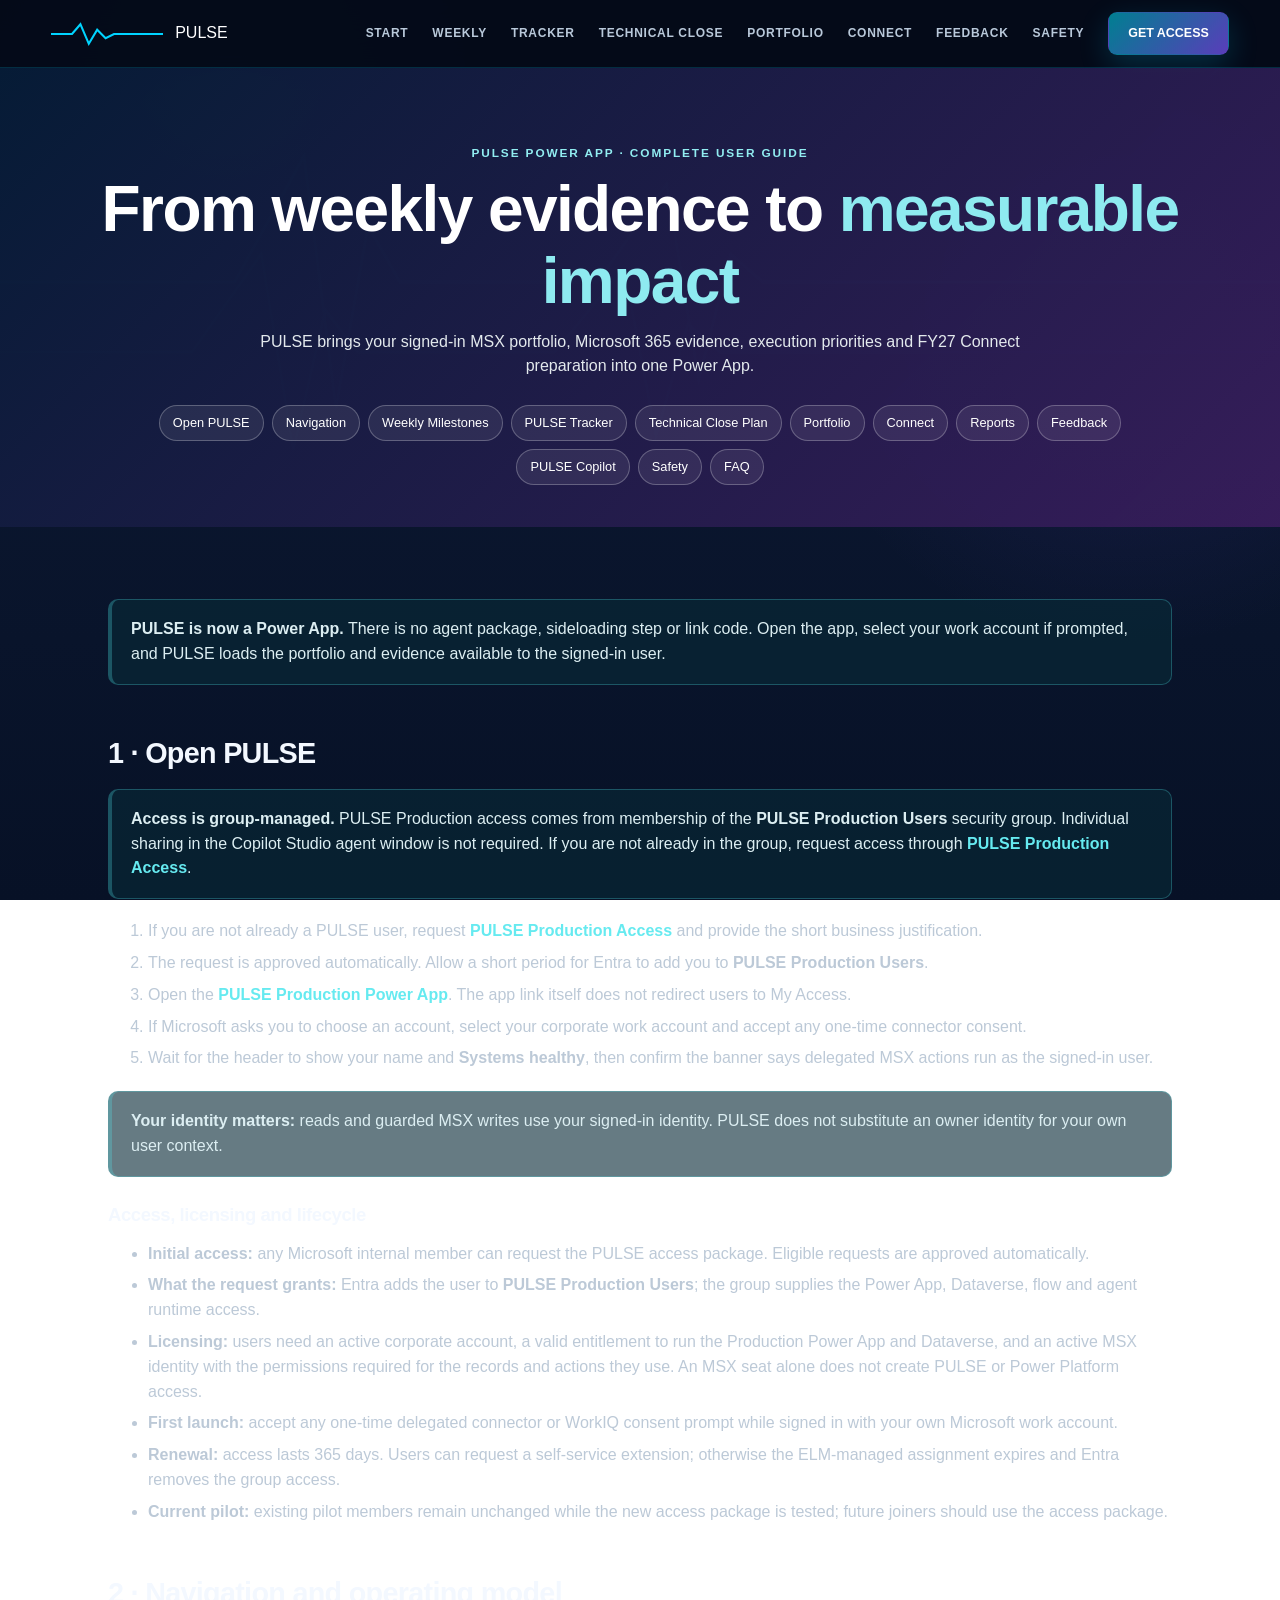
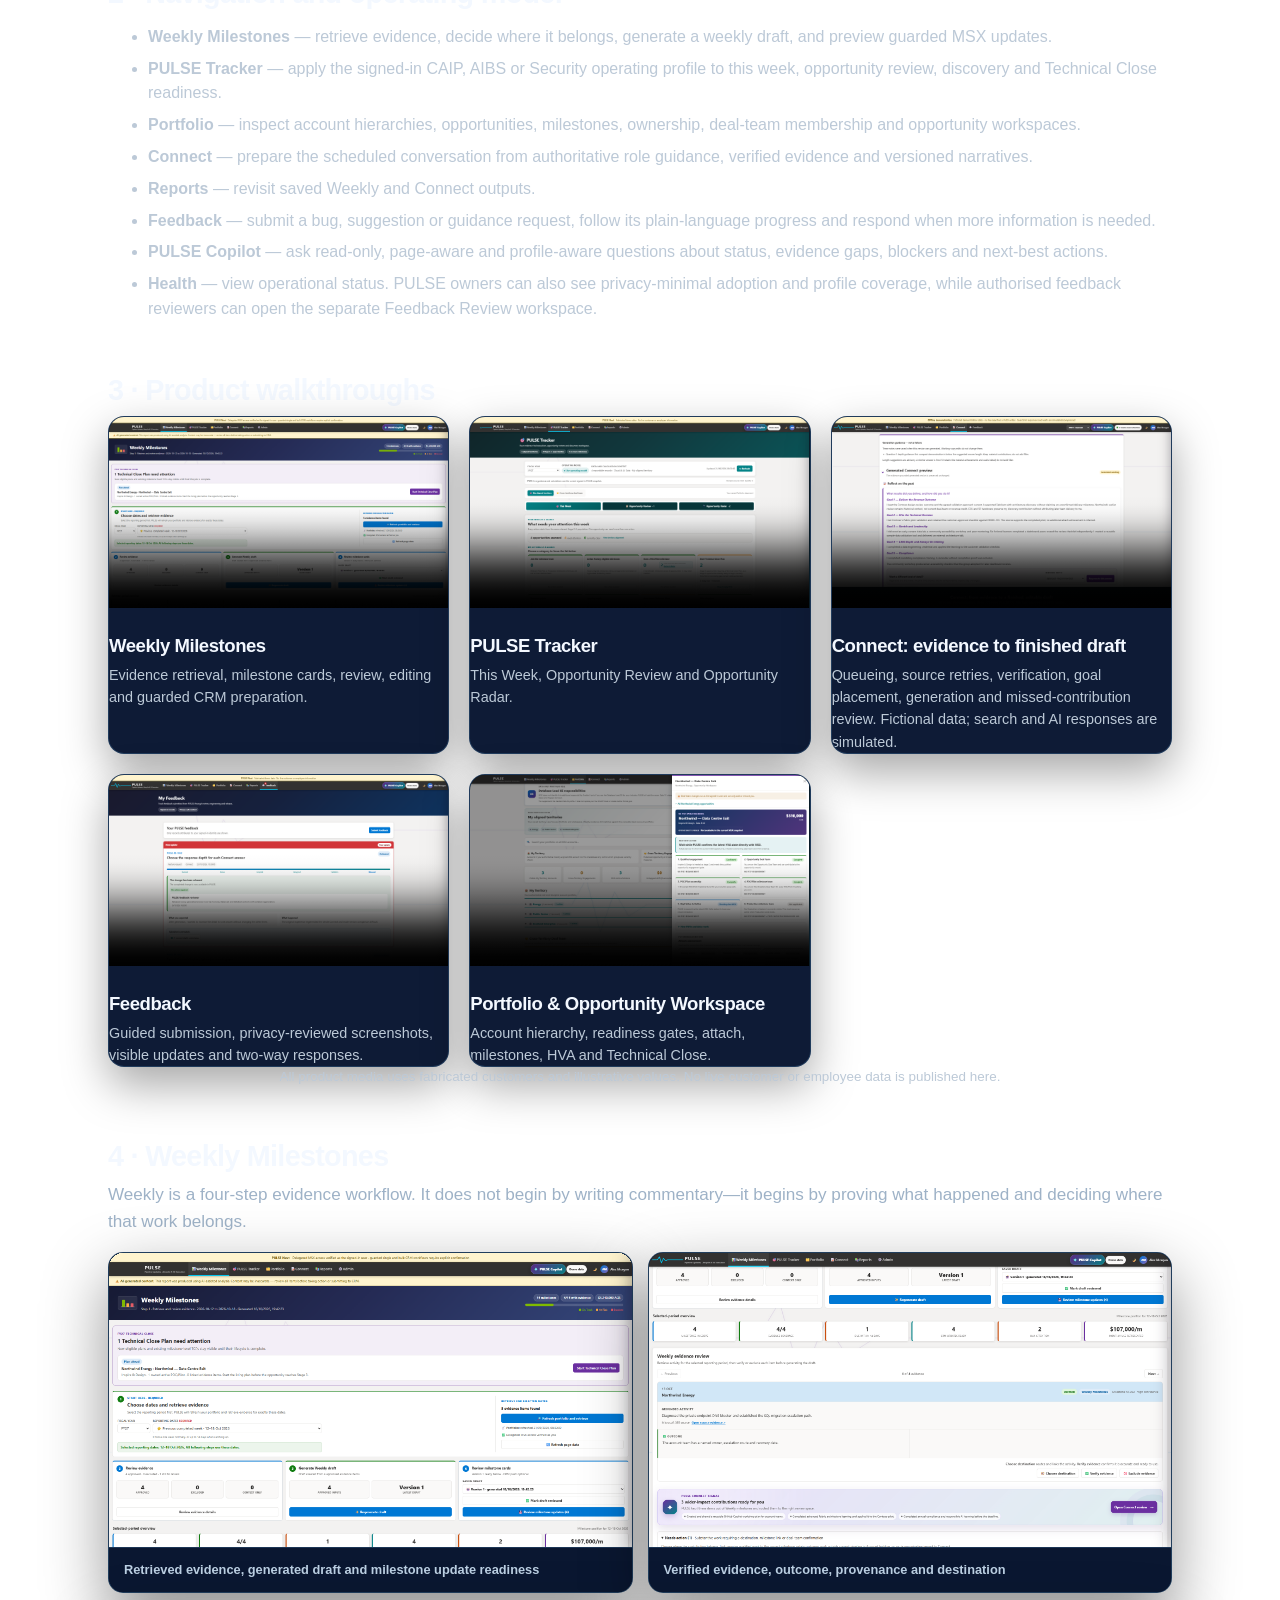
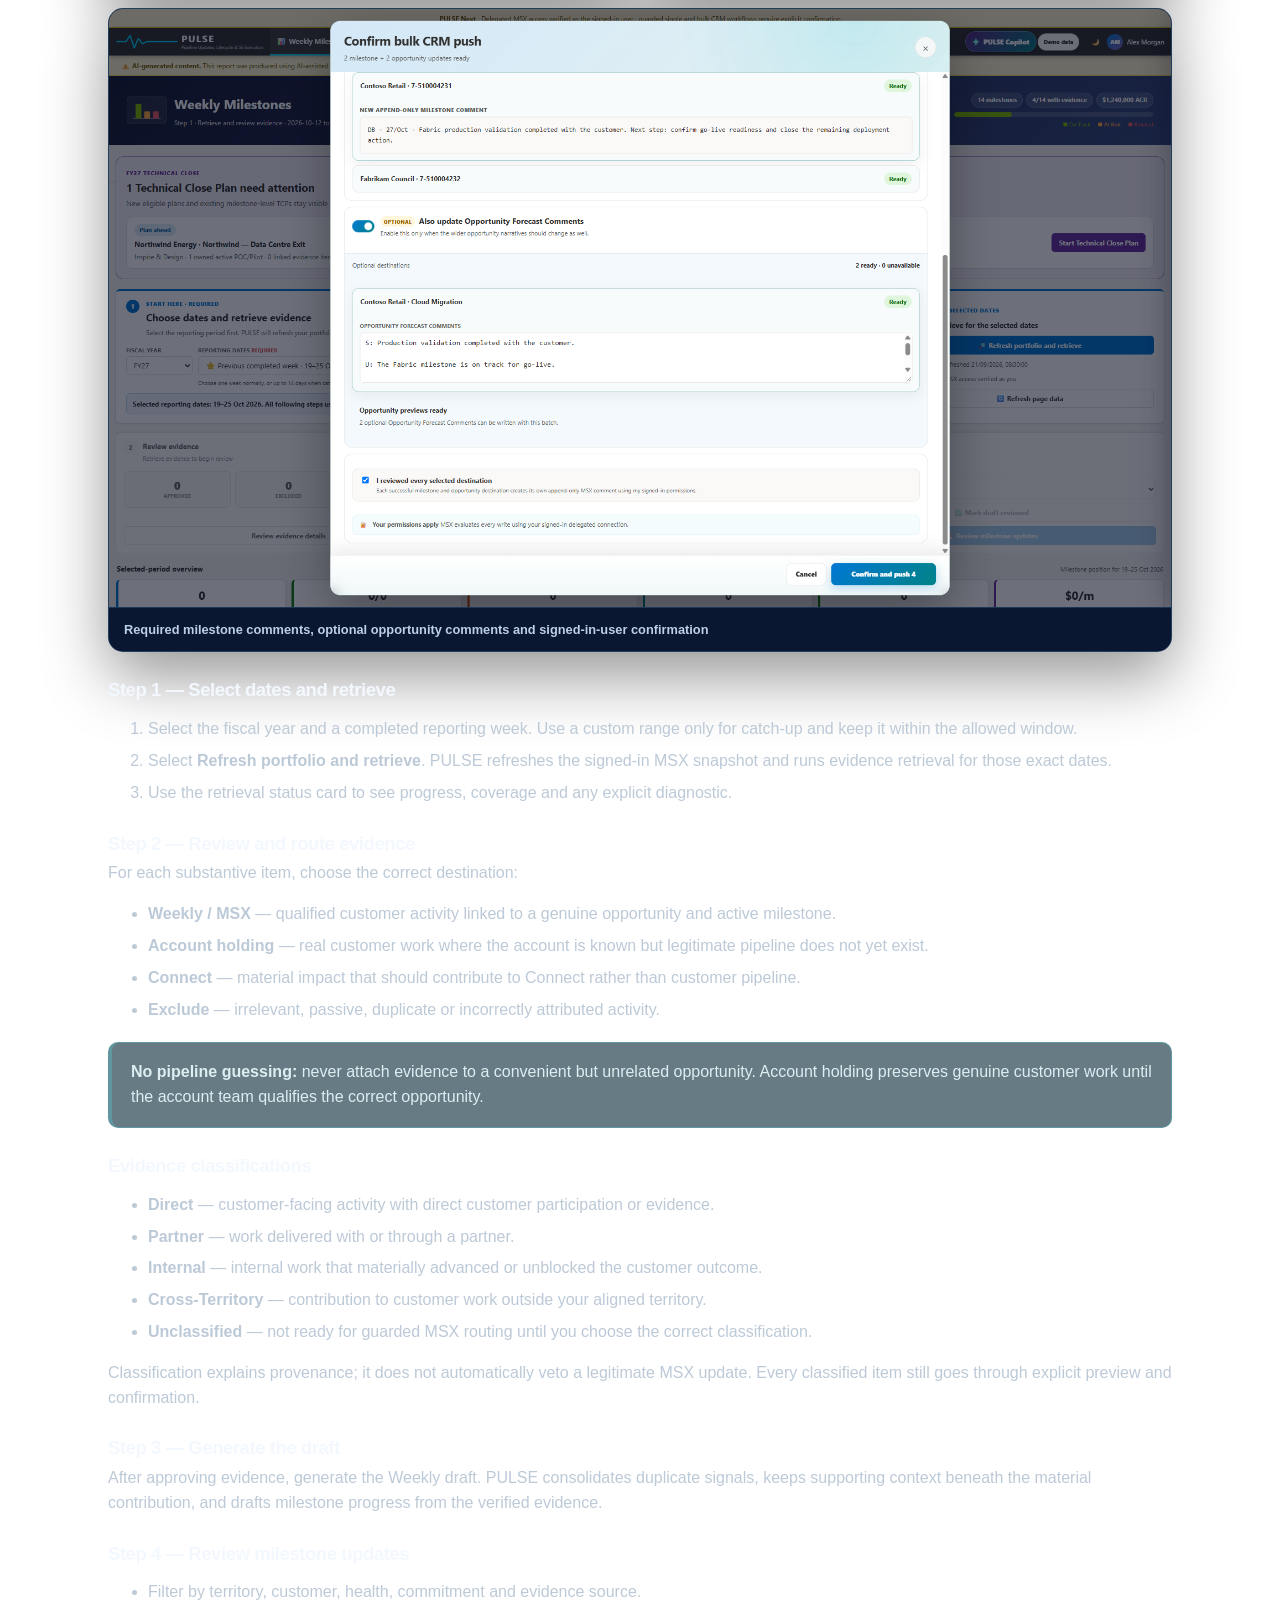
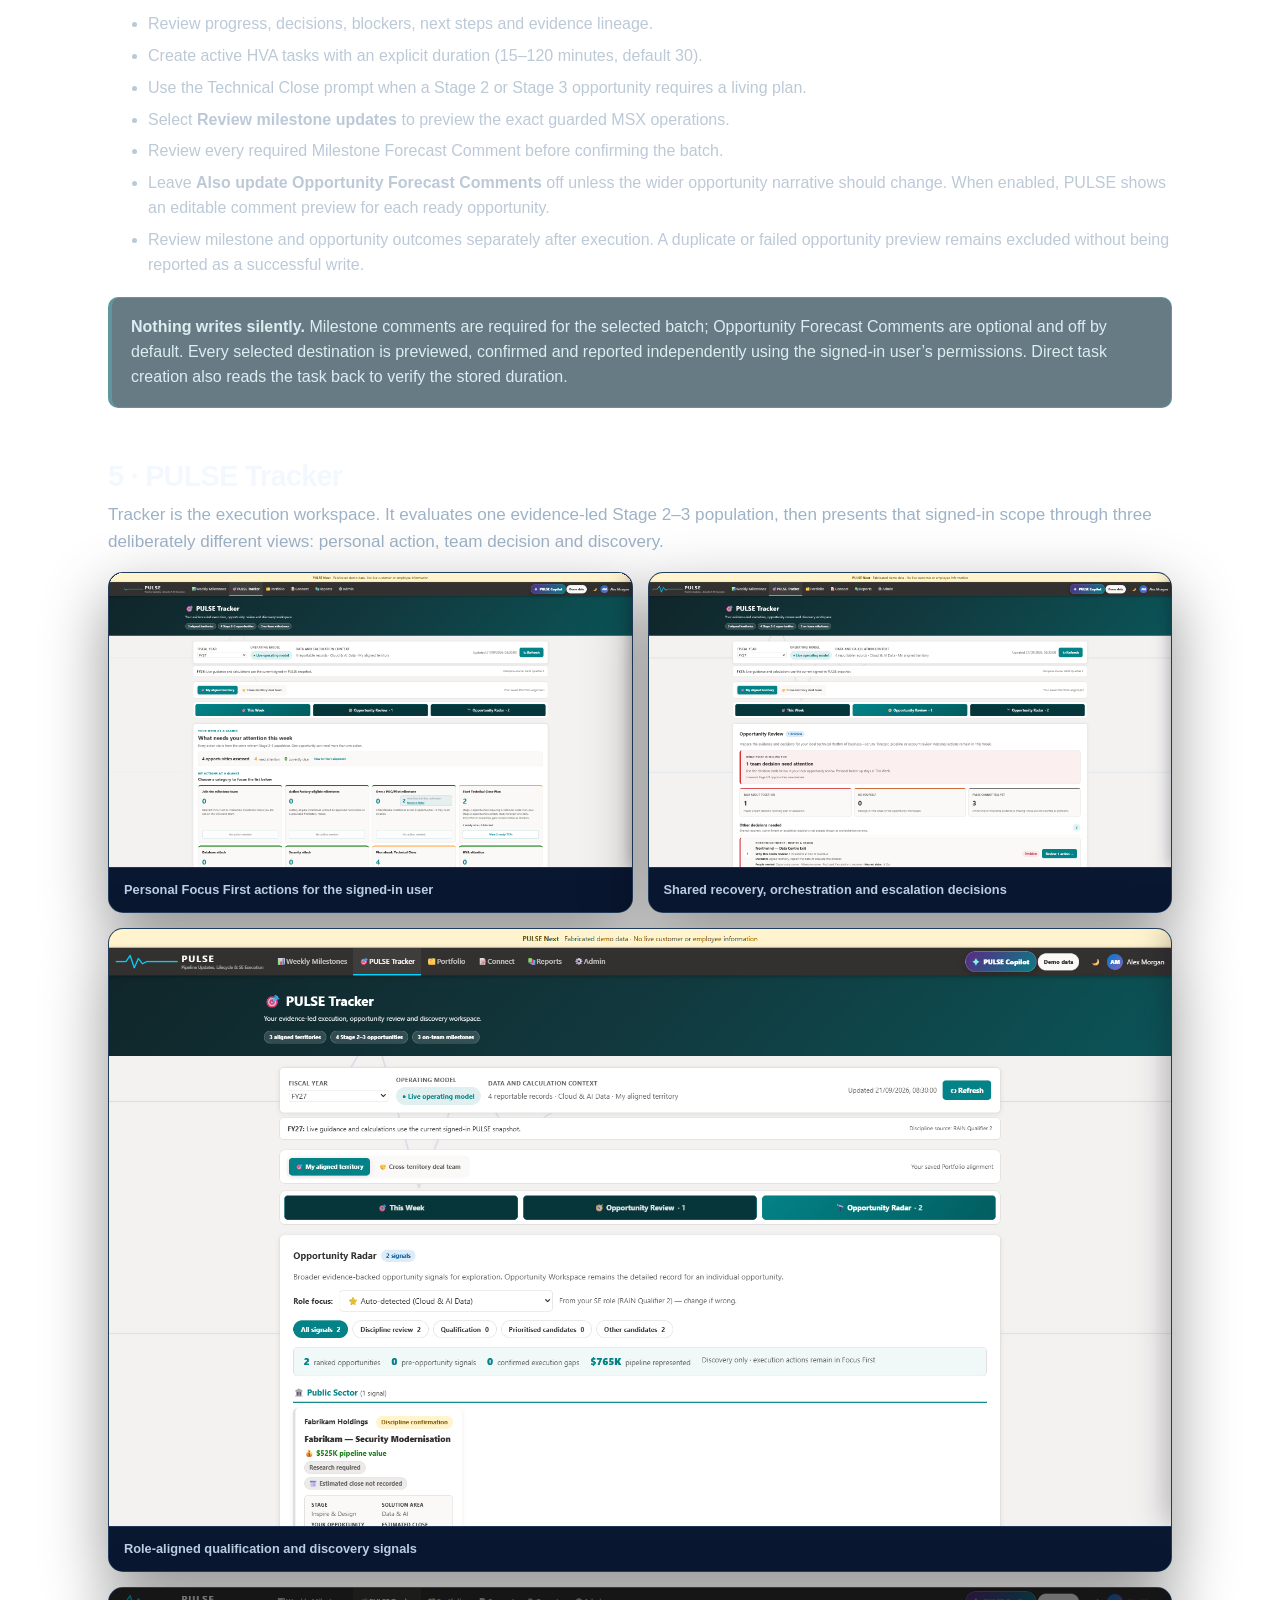
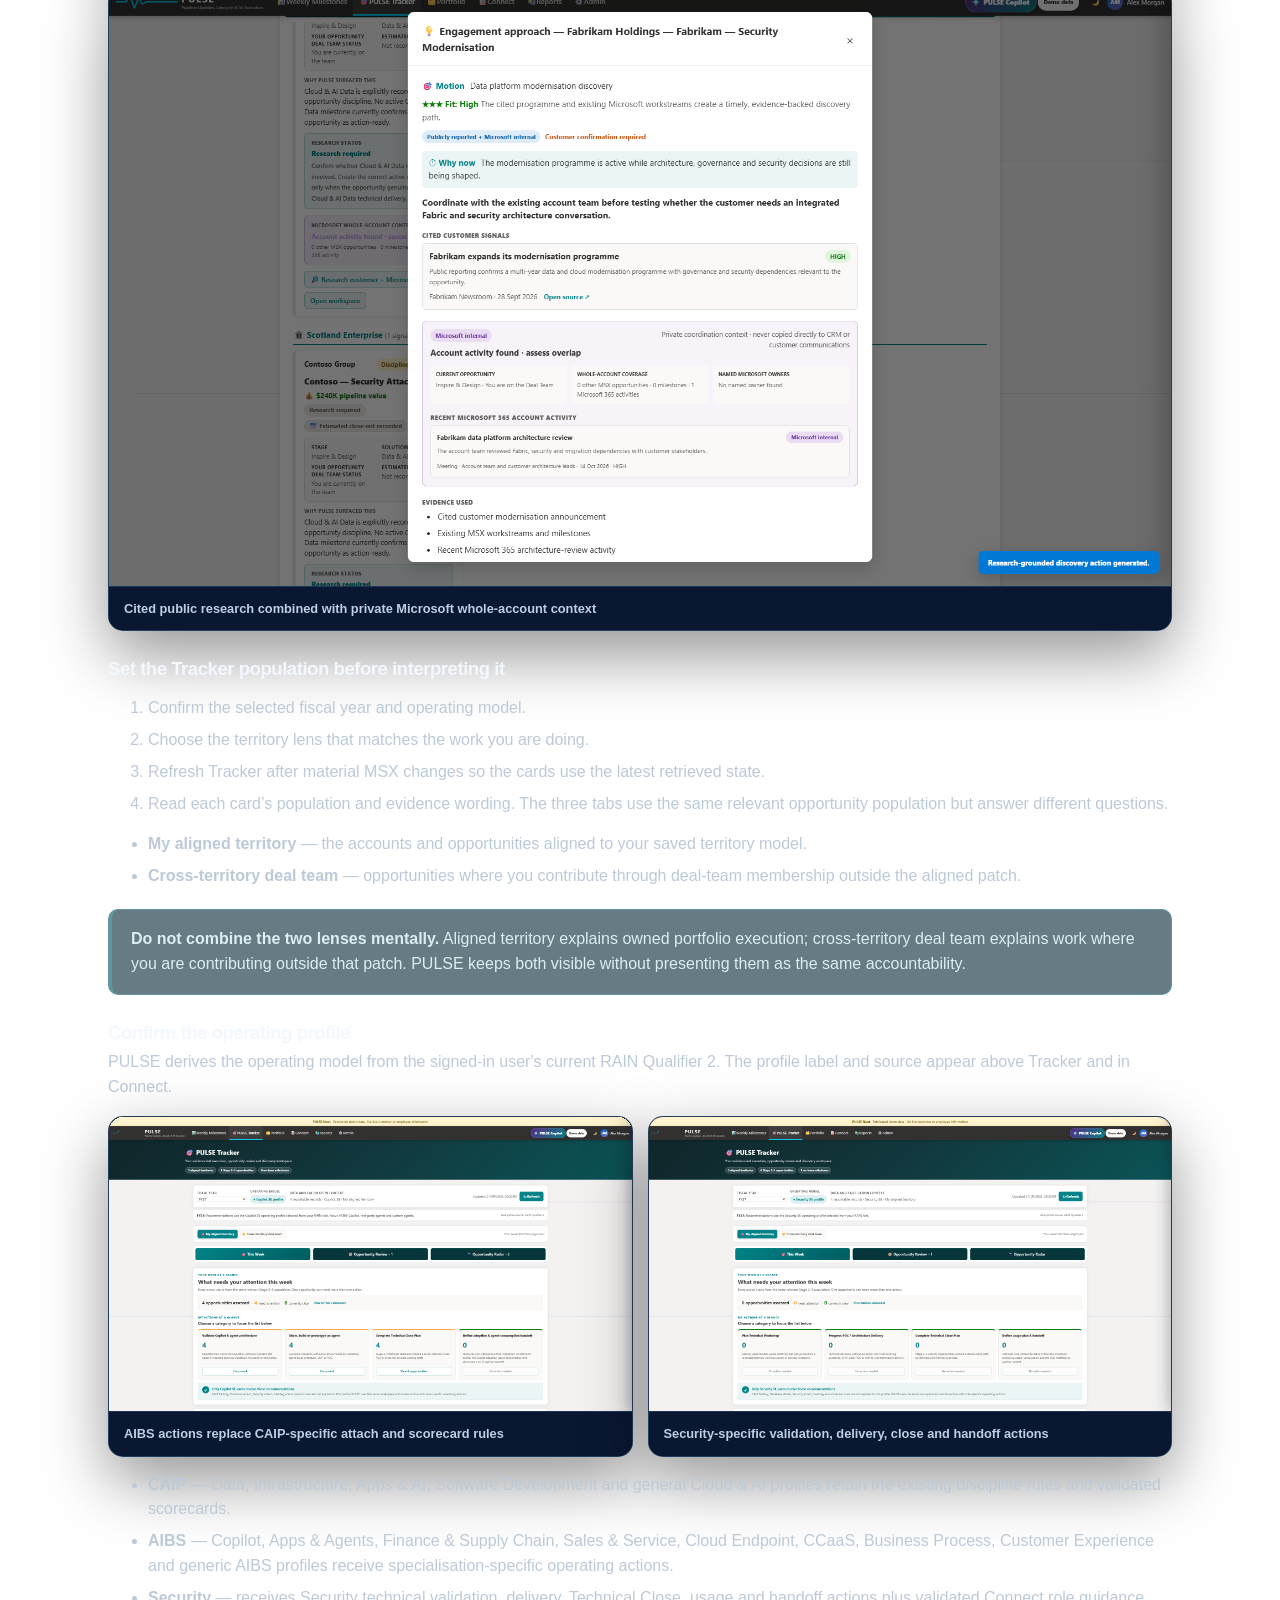
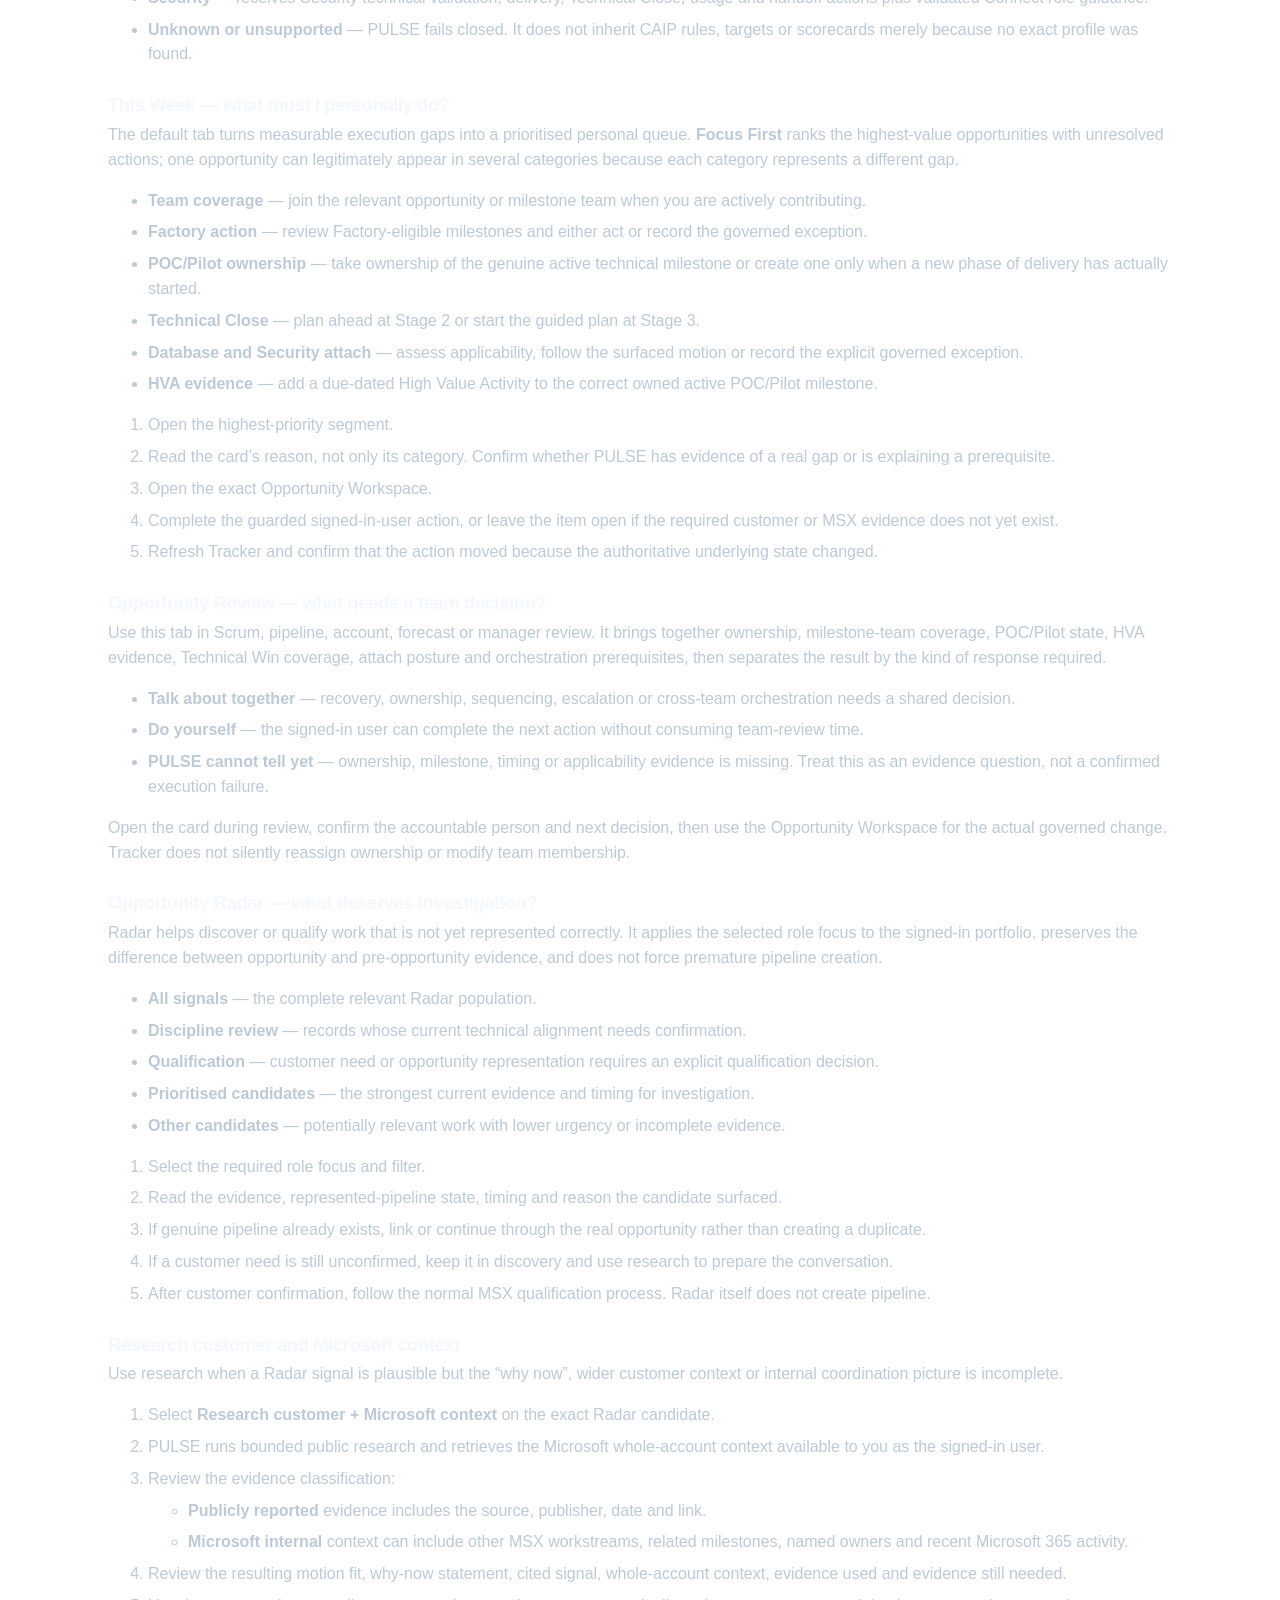
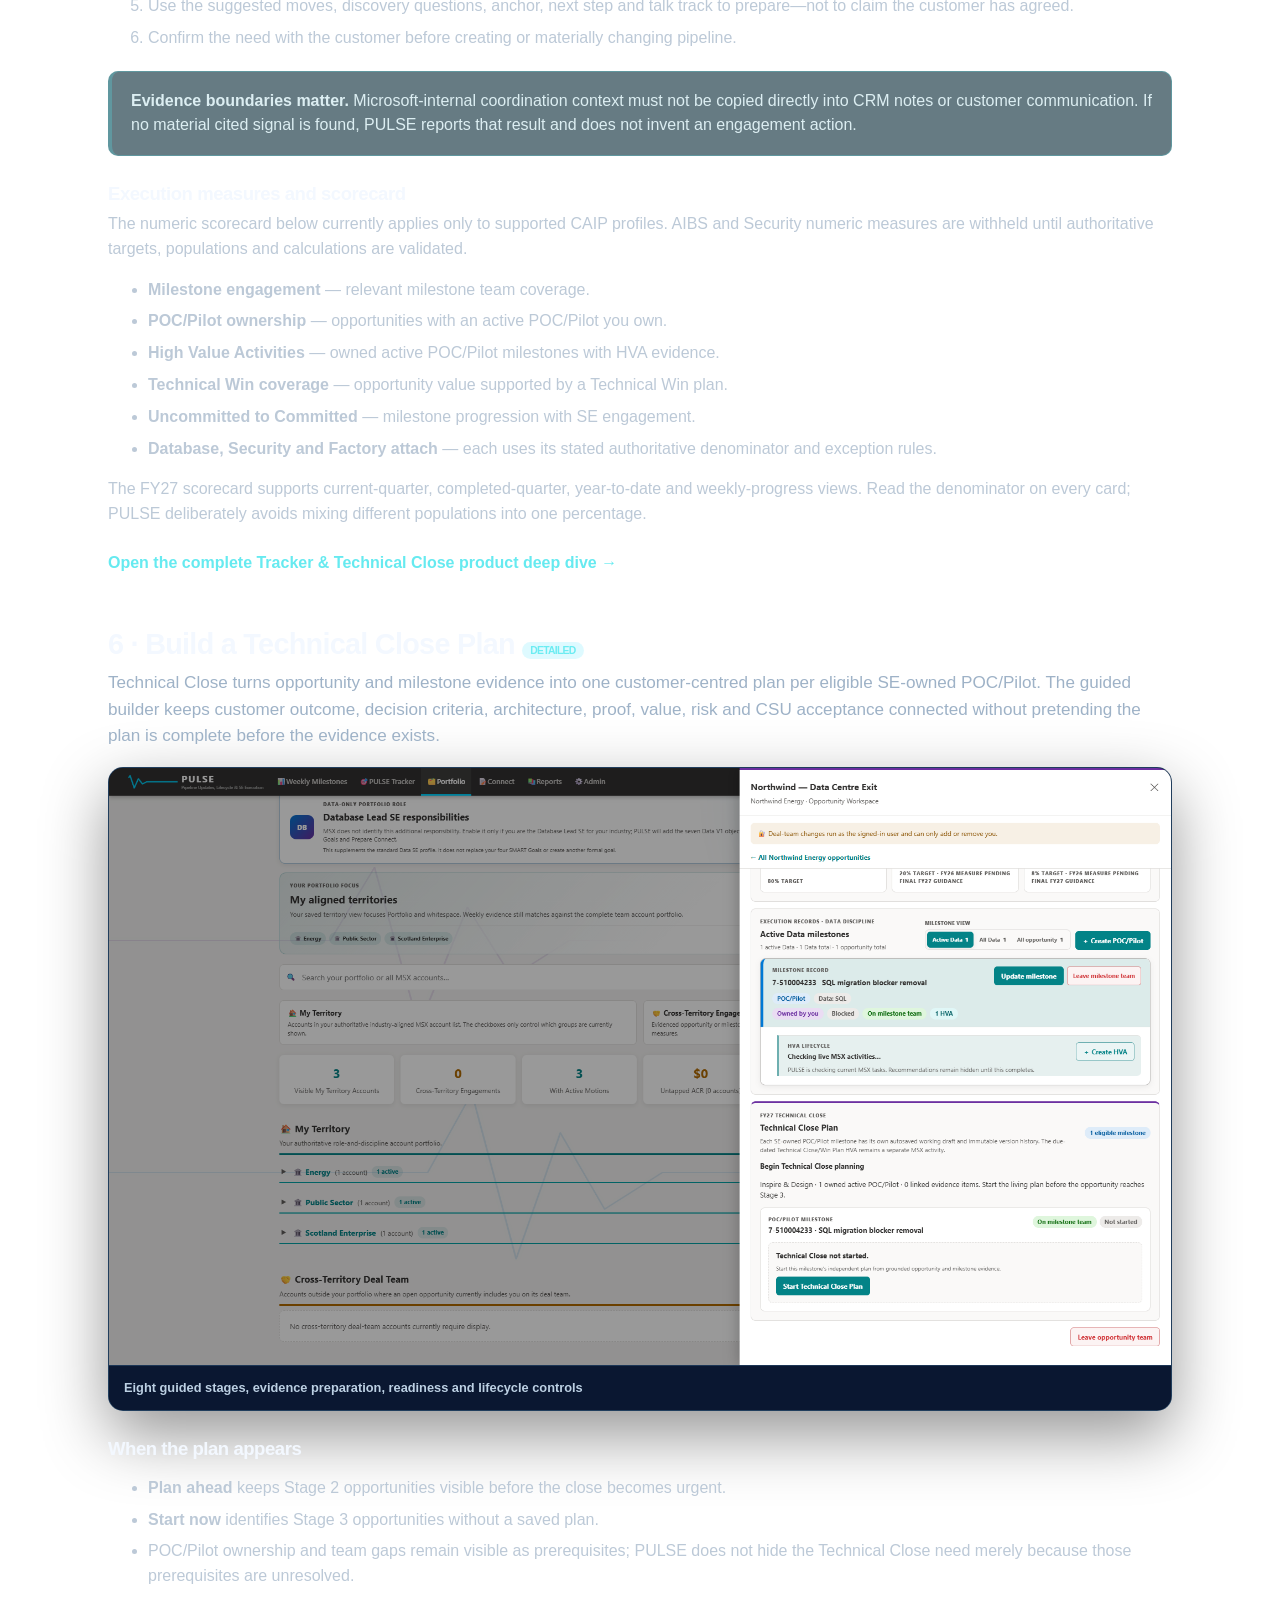
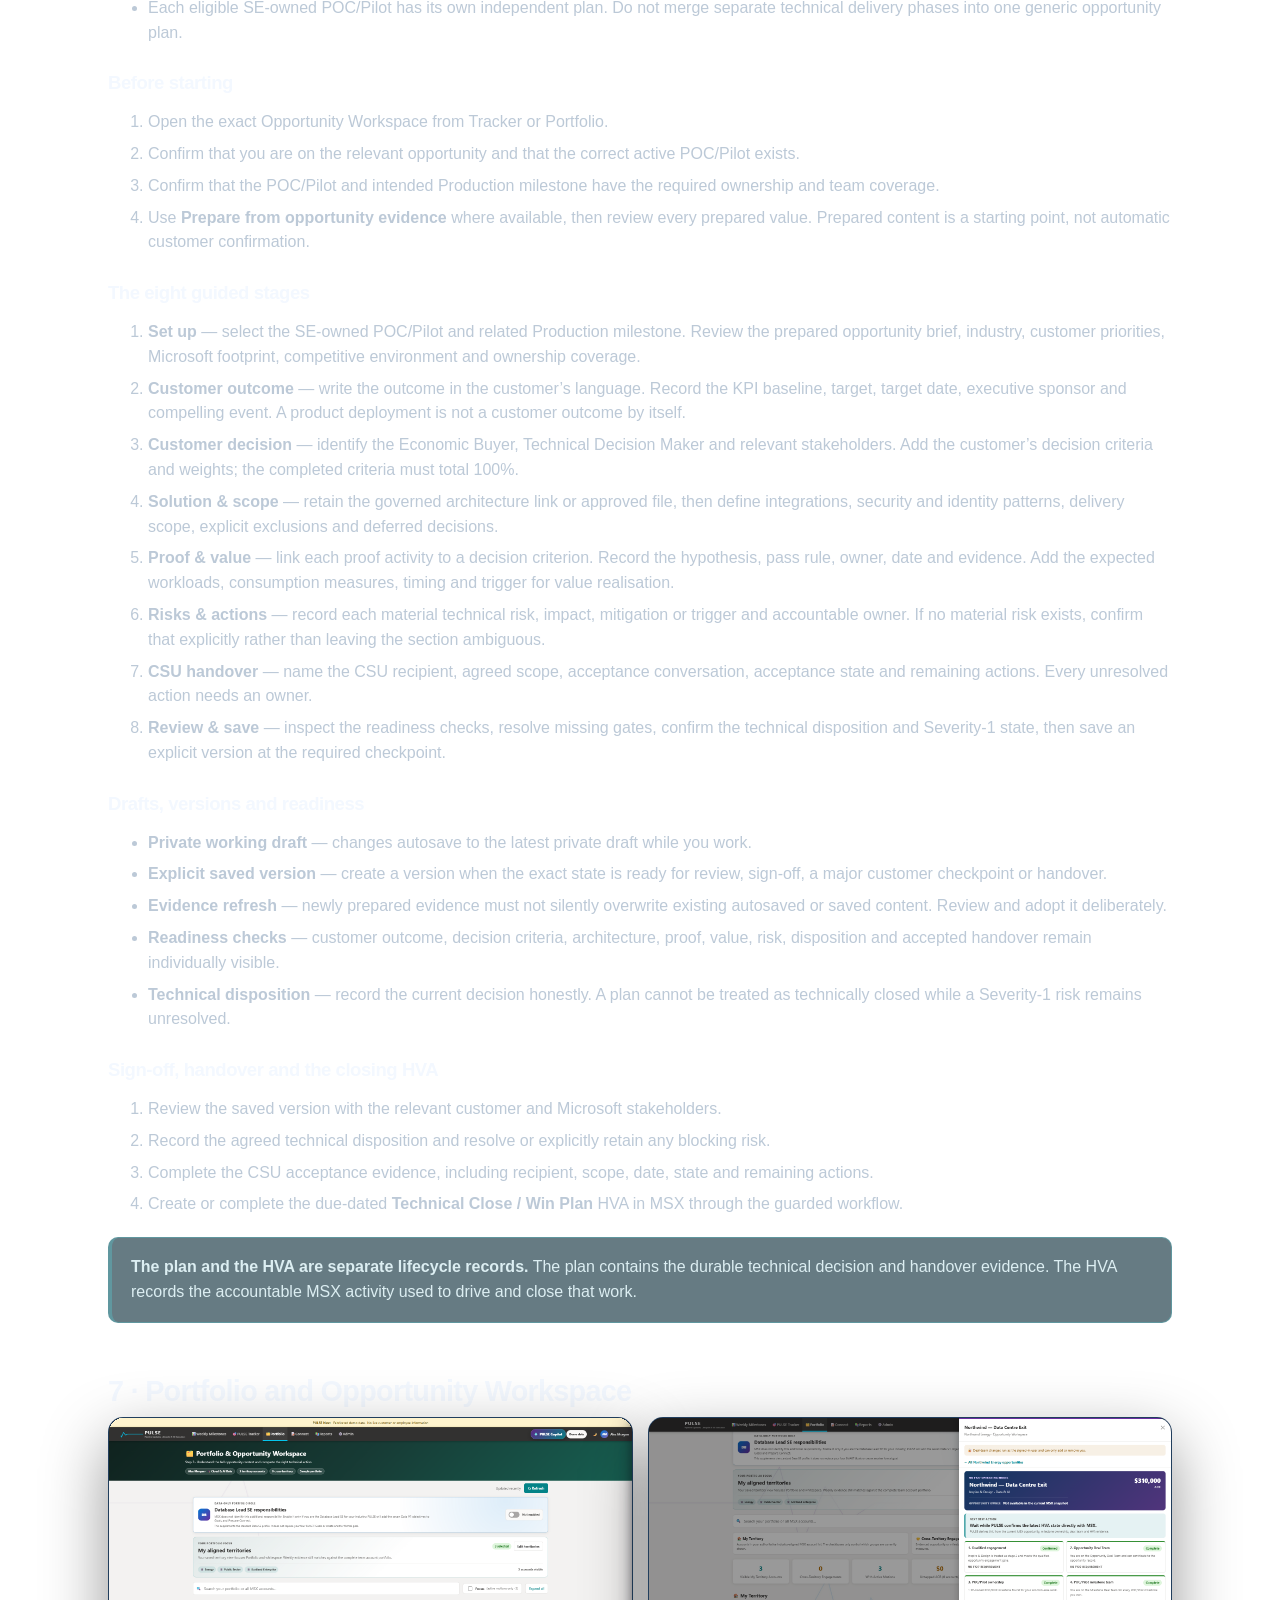
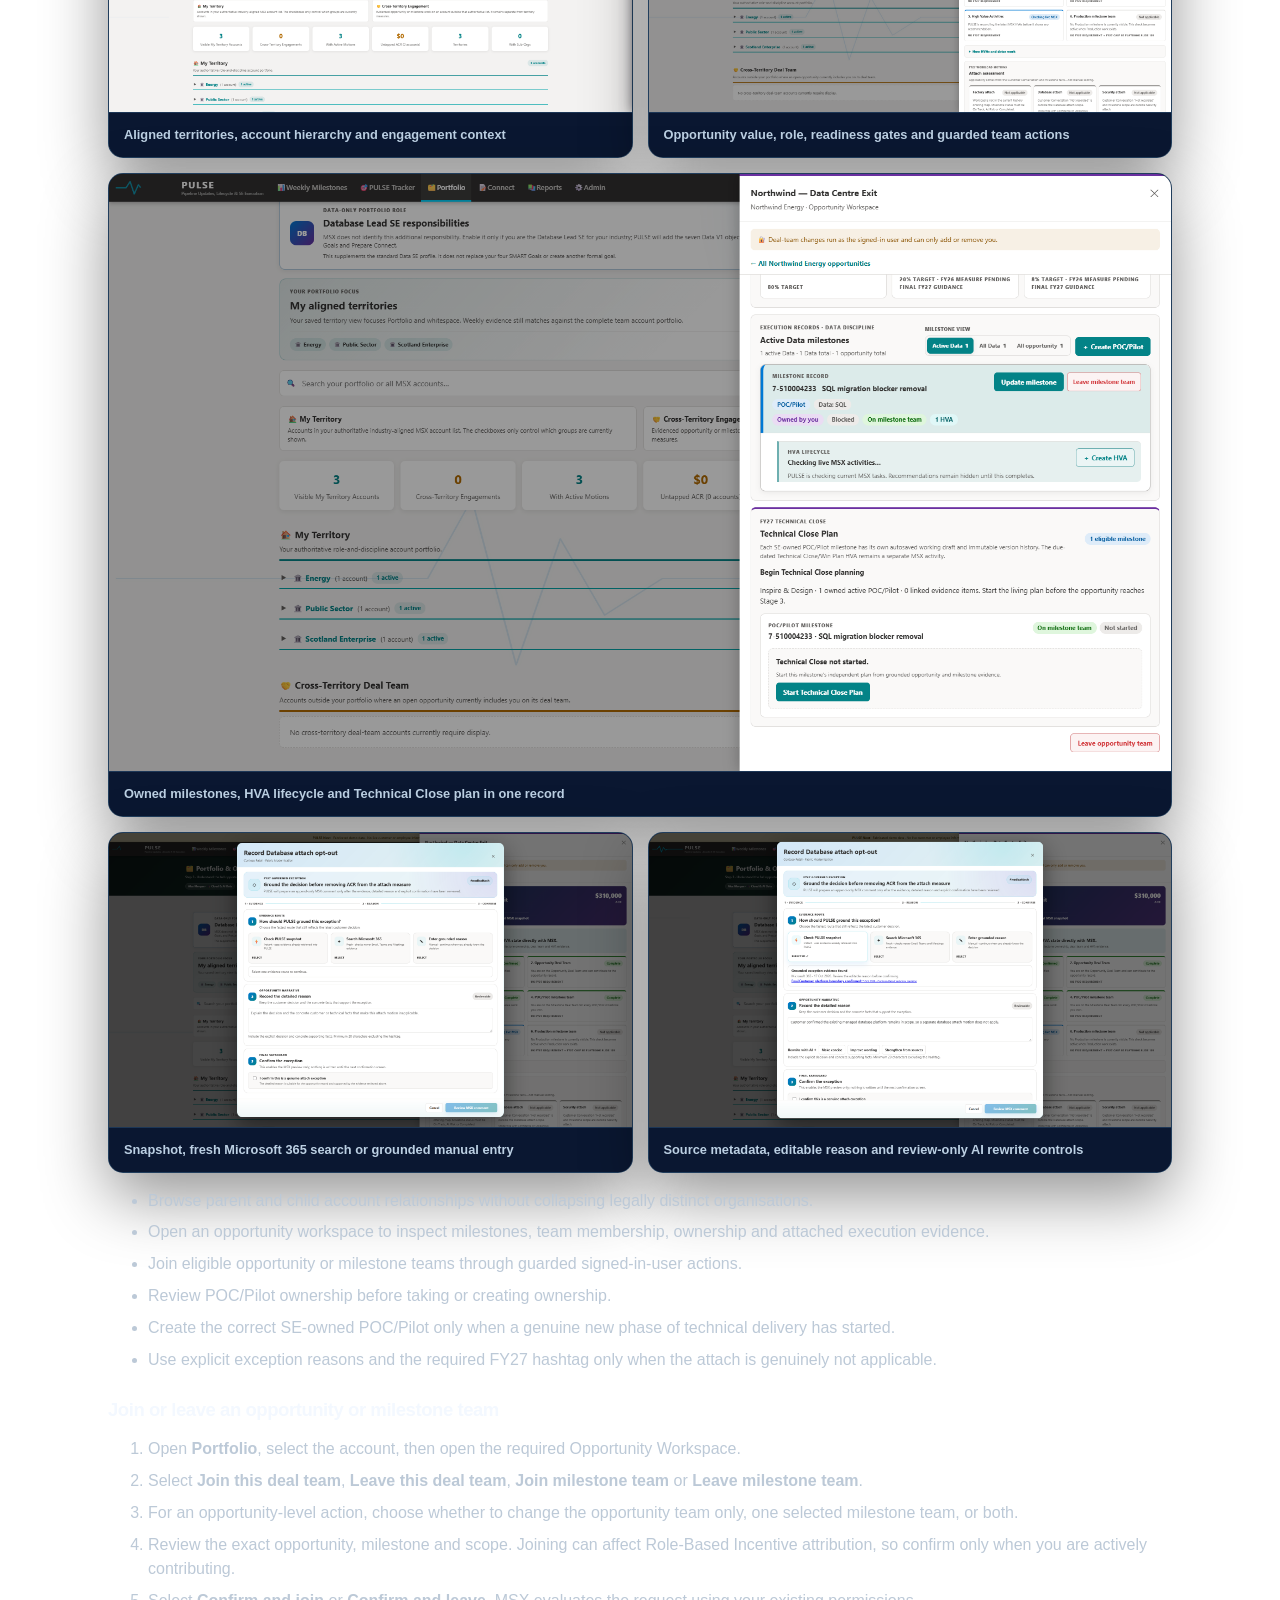
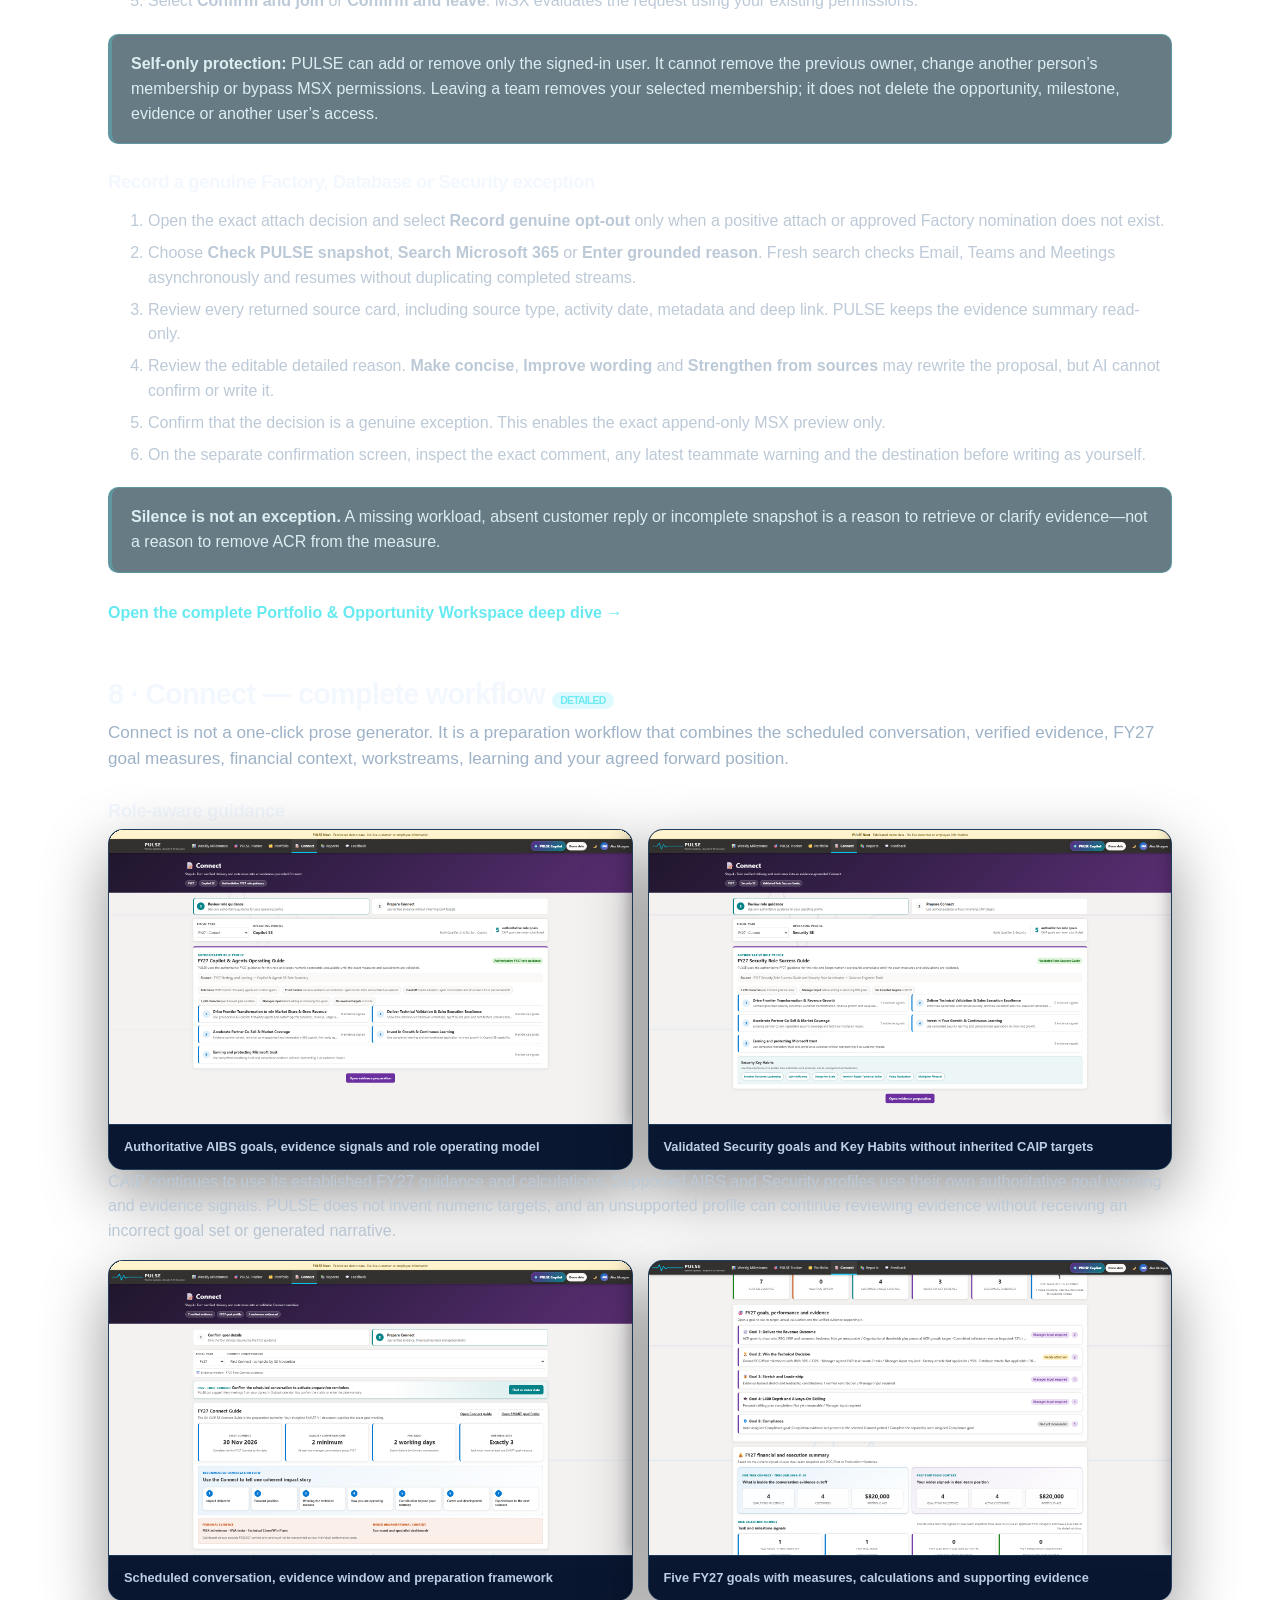
<file: userguide.html>
<!DOCTYPE html>
<html lang="en">
<head>
<meta charset="UTF-8" />
<meta name="viewport" content="width=device-width, initial-scale=1.0" />
<title>PULSE Power App — Complete User Guide</title>
<meta name="description" content="Complete guide to role-aware PULSE: Weekly Milestones, Tracker, Technical Close, Portfolio, Connect, Feedback, governed MSX actions and PULSE Copilot." />
<link rel="stylesheet" href="assets/site.css?v=20261025a" />
<link rel="icon" href="data:image/svg+xml,%3Csvg xmlns='http://www.w3.org/2000/svg' viewBox='0 0 40 40'%3E%3Cpolyline points='2,20 12,20 17,8 22,32 27,14 32,24 38,20' fill='none' stroke='%2300d4ff' stroke-width='3' stroke-linecap='round' stroke-linejoin='round'/%3E%3C/svg%3E" />
</head>
<body>
<div class="bg-lines" aria-hidden="true">
  <svg viewBox="0 0 1200 300" preserveAspectRatio="none">
    <polyline fill="none" stroke="#00d4ff" stroke-width="2" points="0,150 220,150 285,60 315,240 345,110 375,150 560,150 625,80 655,220 685,130 715,150 1200,150" />
    <polyline fill="none" stroke="#8764b8" stroke-width="2" opacity="0.7" points="0,200 180,200 245,130 275,270 305,170 335,200 520,200 585,140 615,260 645,180 675,200 1200,200" />
  </svg>
</div>

<header class="nav" id="top">
  <a class="brand" href="index.html" aria-label="PULSE home">
    <svg class="brand-mark" viewBox="0 0 160 40" width="34" height="20" aria-hidden="true"><polyline points="0,20 30,20 42,6 54,34 66,14 78,26 90,20 160,20" fill="none" stroke="#00d4ff" stroke-width="3"/></svg>
    <span class="brand-text">PULSE</span>
  </a>
  <nav class="nav-links" aria-label="Primary">
    <a href="#start">START</a>
    <a href="#weekly">WEEKLY</a>
    <a href="#tracker">TRACKER</a>
    <a href="#technical-close">TECHNICAL CLOSE</a>
    <a href="portfolio.html">PORTFOLIO</a>
    <a href="#connect">CONNECT</a>
    <a href="#feedback">FEEDBACK</a>
    <a href="#safety">SAFETY</a>
  </nav>
  <a class="btn btn-grad nav-cta" href="https://myaccess.microsoft.com/@microsoft.onmicrosoft.com#/access-packages/0dbd2a71-1cb3-450d-a320-0b40c3ac8f8f" target="_blank" rel="noopener">GET ACCESS</a>
  <button class="nav-burger" id="navBurger" aria-label="Menu">☰</button>
</header>

<section class="guide-hero">
  <div class="eyebrow center">PULSE POWER APP · COMPLETE USER GUIDE</div>
  <h1>From weekly evidence to <span class="grad">measurable impact</span></h1>
  <p>PULSE brings your signed-in MSX portfolio, Microsoft 365 evidence, execution priorities and FY27 Connect preparation into one Power App.</p>
  <div class="toc">
    <a href="#start">Open PULSE</a>
    <a href="#navigation">Navigation</a>
    <a href="#weekly">Weekly Milestones</a>
    <a href="#tracker">PULSE Tracker</a>
    <a href="#technical-close">Technical Close Plan</a>
    <a href="#portfolio">Portfolio</a>
    <a href="#connect">Connect</a>
    <a href="#reports">Reports</a>
    <a href="#feedback">Feedback</a>
    <a href="#copilot">PULSE Copilot</a>
    <a href="#safety">Safety</a>
    <a href="#faq">FAQ</a>
  </div>
</section>

<main class="guide">
  <div class="callout">
    <strong>PULSE is now a Power App.</strong> There is no agent package, sideloading step or link code. Open the app, select your work account if prompted, and PULSE loads the portfolio and evidence available to the signed-in user.
  </div>

  <h2 id="start">1 · Open PULSE</h2>
  <div class="callout">
    <strong>Access is group-managed.</strong> PULSE Production access comes from membership of the <strong>PULSE Production Users</strong> security group. Individual sharing in the Copilot Studio agent window is not required. If you are not already in the group, request access through
    <a href="https://myaccess.microsoft.com/@microsoft.onmicrosoft.com#/access-packages/0dbd2a71-1cb3-450d-a320-0b40c3ac8f8f" target="_blank" rel="noopener"><strong>PULSE Production Access</strong></a>.
  </div>
  <ol>
    <li>If you are not already a PULSE user, request <a href="https://myaccess.microsoft.com/@microsoft.onmicrosoft.com#/access-packages/0dbd2a71-1cb3-450d-a320-0b40c3ac8f8f" target="_blank" rel="noopener"><strong>PULSE Production Access</strong></a> and provide the short business justification.</li>
    <li>The request is approved automatically. Allow a short period for Entra to add you to <strong>PULSE Production Users</strong>.</li>
    <li>Open the <a href="https://apps.powerapps.com/play/e/e039dcfb-b20b-e65f-ad57-d03475ca12a8/app/08a4dc36-cfad-464f-891b-8ad8db1c9adf?tenantId=72f988bf-86f1-41af-91ab-2d7cd011db47" target="_blank" rel="noopener"><strong>PULSE Production Power App</strong></a>. The app link itself does not redirect users to My Access.</li>
    <li>If Microsoft asks you to choose an account, select your corporate work account and accept any one-time connector consent.</li>
    <li>Wait for the header to show your name and <strong>Systems healthy</strong>, then confirm the banner says delegated MSX actions run as the signed-in user.</li>
  </ol>
  <div class="callout"><strong>Your identity matters:</strong> reads and guarded MSX writes use your signed-in identity. PULSE does not substitute an owner identity for your own user context.</div>
  <h3>Access, licensing and lifecycle</h3>
  <ul>
    <li><strong>Initial access:</strong> any Microsoft internal member can request the PULSE access package. Eligible requests are approved automatically.</li>
    <li><strong>What the request grants:</strong> Entra adds the user to <strong>PULSE Production Users</strong>; the group supplies the Power App, Dataverse, flow and agent runtime access.</li>
    <li><strong>Licensing:</strong> users need an active corporate account, a valid entitlement to run the Production Power App and Dataverse, and an active MSX identity with the permissions required for the records and actions they use. An MSX seat alone does not create PULSE or Power Platform access.</li>
    <li><strong>First launch:</strong> accept any one-time delegated connector or WorkIQ consent prompt while signed in with your own Microsoft work account.</li>
    <li><strong>Renewal:</strong> access lasts 365 days. Users can request a self-service extension; otherwise the ELM-managed assignment expires and Entra removes the group access.</li>
    <li><strong>Current pilot:</strong> existing pilot members remain unchanged while the new access package is tested; future joiners should use the access package.</li>
  </ul>

  <h2 id="navigation">2 · Navigation and operating model</h2>
  <ul>
    <li><strong>Weekly Milestones</strong> — retrieve evidence, decide where it belongs, generate a weekly draft, and preview guarded MSX updates.</li>
    <li><strong>PULSE Tracker</strong> — apply the signed-in CAIP, AIBS or Security operating profile to this week, opportunity review, discovery and Technical Close readiness.</li>
    <li><strong>Portfolio</strong> — inspect account hierarchies, opportunities, milestones, ownership, deal-team membership and opportunity workspaces.</li>
    <li><strong>Connect</strong> — prepare the scheduled conversation from authoritative role guidance, verified evidence and versioned narratives.</li>
    <li><strong>Reports</strong> — revisit saved Weekly and Connect outputs.</li>
    <li><strong>Feedback</strong> — submit a bug, suggestion or guidance request, follow its plain-language progress and respond when more information is needed.</li>
    <li><strong>PULSE Copilot</strong> — ask read-only, page-aware and profile-aware questions about status, evidence gaps, blockers and next-best actions.</li>
    <li><strong>Health</strong> — view operational status. PULSE owners can also see privacy-minimal adoption and profile coverage, while authorised feedback reviewers can open the separate Feedback Review workspace.</li>
  </ul>

  <h2 id="videos">3 · Product walkthroughs</h2>
  <div class="video-grid">
    <article class="video-card">
      <video controls preload="metadata" poster="images/current/weekly.png"><source src="videos/weekly-milestones-walkthrough.mp4" type="video/mp4" /></video>
      <h3>Weekly Milestones</h3>
      <p>Evidence retrieval, milestone cards, review, editing and guarded CRM preparation.</p>
    </article>
    <article class="video-card">
      <video controls preload="metadata" poster="images/current/tracker-this-week.png"><source src="videos/pulse-tracker-walkthrough.mp4" type="video/mp4" /></video>
      <h3>PULSE Tracker</h3>
      <p>This Week, Opportunity Review and Opportunity Radar.</p>
    </article>
    <article class="video-card">
      <video controls preload="metadata" poster="images/current/connect-workflow-20261106.png" aria-label="Connect end-to-end walkthrough with fictional demonstration data">
        <source src="videos/connect-walkthrough.mp4?v=20261106" type="video/mp4" />
        <track kind="captions" src="videos/connect-walkthrough.vtt" srclang="en" label="English" />
      </video>
      <h3>Connect: evidence to finished draft</h3>
      <p>Queueing, source retries, verification, goal placement, generation and missed-contribution review. Fictional data; search and AI responses are simulated.</p>
    </article>
    <article class="video-card">
      <video controls preload="metadata" poster="images/current/feedback-overview.png"><source src="videos/feedback-walkthrough.mp4" type="video/mp4" /></video>
      <h3>Feedback</h3>
      <p>Guided submission, privacy-reviewed screenshots, visible updates and two-way responses.</p>
    </article>
    <article class="video-card">
      <video controls preload="metadata" poster="images/current/opportunity-workspace.png"><source src="videos/portfolio-opportunity-walkthrough.mp4" type="video/mp4" /></video>
      <h3>Portfolio &amp; Opportunity Workspace</h3>
      <p>Account hierarchy, readiness gates, attach, milestones, HVA and Technical Close.</p>
    </article>
  </div>
  <p class="media-note">All product media uses fabricated customers and illustrative values. No live customer or employee data is published here.</p>

  <h2 id="weekly">4 · Weekly Milestones</h2>
  <p class="lead">Weekly is a four-step evidence workflow. It does not begin by writing commentary—it begins by proving what happened and deciding where that work belongs.</p>
  <div class="product-gallery guide-gallery">
    <figure class="app-frame"><img src="images/current/weekly.png" alt="Populated Weekly workflow" /><figcaption>Retrieved evidence, generated draft and milestone update readiness</figcaption></figure>
    <figure class="app-frame"><img src="images/current/weekly-evidence.png" alt="Verified Weekly evidence detail" /><figcaption>Verified evidence, outcome, provenance and destination</figcaption></figure>
    <figure class="app-frame gallery-wide"><img src="images/current/weekly-msx-preview.png" alt="Guided bulk MSX confirmation with required milestone comments and optional editable opportunity comments" /><figcaption>Required milestone comments, optional opportunity comments and signed-in-user confirmation</figcaption></figure>
  </div>

  <h3>Step 1 — Select dates and retrieve</h3>
  <ol>
    <li>Select the fiscal year and a completed reporting week. Use a custom range only for catch-up and keep it within the allowed window.</li>
    <li>Select <strong>Refresh portfolio and retrieve</strong>. PULSE refreshes the signed-in MSX snapshot and runs evidence retrieval for those exact dates.</li>
    <li>Use the retrieval status card to see progress, coverage and any explicit diagnostic.</li>
  </ol>

  <h3>Step 2 — Review and route evidence</h3>
  <p>For each substantive item, choose the correct destination:</p>
  <ul>
    <li><strong>Weekly / MSX</strong> — qualified customer activity linked to a genuine opportunity and active milestone.</li>
    <li><strong>Account holding</strong> — real customer work where the account is known but legitimate pipeline does not yet exist.</li>
    <li><strong>Connect</strong> — material impact that should contribute to Connect rather than customer pipeline.</li>
    <li><strong>Exclude</strong> — irrelevant, passive, duplicate or incorrectly attributed activity.</li>
  </ul>
  <div class="callout"><strong>No pipeline guessing:</strong> never attach evidence to a convenient but unrelated opportunity. Account holding preserves genuine customer work until the account team qualifies the correct opportunity.</div>

  <h3>Evidence classifications</h3>
  <ul>
    <li><strong>Direct</strong> — customer-facing activity with direct customer participation or evidence.</li>
    <li><strong>Partner</strong> — work delivered with or through a partner.</li>
    <li><strong>Internal</strong> — internal work that materially advanced or unblocked the customer outcome.</li>
    <li><strong>Cross-Territory</strong> — contribution to customer work outside your aligned territory.</li>
    <li><strong>Unclassified</strong> — not ready for guarded MSX routing until you choose the correct classification.</li>
  </ul>
  <p>Classification explains provenance; it does not automatically veto a legitimate MSX update. Every classified item still goes through explicit preview and confirmation.</p>

  <h3>Step 3 — Generate the draft</h3>
  <p>After approving evidence, generate the Weekly draft. PULSE consolidates duplicate signals, keeps supporting context beneath the material contribution, and drafts milestone progress from the verified evidence.</p>

  <h3>Step 4 — Review milestone updates</h3>
  <ul>
    <li>Filter by territory, customer, health, commitment and evidence source.</li>
    <li>Review progress, decisions, blockers, next steps and evidence lineage.</li>
    <li>Create active HVA tasks with an explicit duration (15–120 minutes, default 30).</li>
    <li>Use the Technical Close prompt when a Stage 2 or Stage 3 opportunity requires a living plan.</li>
    <li>Select <strong>Review milestone updates</strong> to preview the exact guarded MSX operations.</li>
    <li>Review every required Milestone Forecast Comment before confirming the batch.</li>
    <li>Leave <strong>Also update Opportunity Forecast Comments</strong> off unless the wider opportunity narrative should change. When enabled, PULSE shows an editable comment preview for each ready opportunity.</li>
    <li>Review milestone and opportunity outcomes separately after execution. A duplicate or failed opportunity preview remains excluded without being reported as a successful write.</li>
  </ul>
  <div class="callout"><strong>Nothing writes silently.</strong> Milestone comments are required for the selected batch; Opportunity Forecast Comments are optional and off by default. Every selected destination is previewed, confirmed and reported independently using the signed-in user’s permissions. Direct task creation also reads the task back to verify the stored duration.</div>

  <h2 id="tracker">5 · PULSE Tracker</h2>
  <p class="lead">Tracker is the execution workspace. It evaluates one evidence-led Stage 2–3 population, then presents that signed-in scope through three deliberately different views: personal action, team decision and discovery.</p>
  <div class="product-gallery guide-gallery">
    <figure class="app-frame"><img src="images/current/tracker-this-week.png" alt="PULSE Tracker This Week" /><figcaption>Personal Focus First actions for the signed-in user</figcaption></figure>
    <figure class="app-frame"><img src="images/current/tracker-opportunity-review.png" alt="PULSE Tracker Opportunity Review" /><figcaption>Shared recovery, orchestration and escalation decisions</figcaption></figure>
    <figure class="app-frame gallery-wide"><img src="images/current/tracker-opportunity-radar.png" alt="PULSE Tracker Opportunity Radar" /><figcaption>Role-aligned qualification and discovery signals</figcaption></figure>
    <figure class="app-frame gallery-wide"><img src="images/current/tracker-market-context.png" alt="PULSE market and whole-account context result" /><figcaption>Cited public research combined with private Microsoft whole-account context</figcaption></figure>
  </div>

  <h3>Set the Tracker population before interpreting it</h3>
  <ol>
    <li>Confirm the selected fiscal year and operating model.</li>
    <li>Choose the territory lens that matches the work you are doing.</li>
    <li>Refresh Tracker after material MSX changes so the cards use the latest retrieved state.</li>
    <li>Read each card’s population and evidence wording. The three tabs use the same relevant opportunity population but answer different questions.</li>
  </ol>
  <ul>
    <li><strong>My aligned territory</strong> — the accounts and opportunities aligned to your saved territory model.</li>
    <li><strong>Cross-territory deal team</strong> — opportunities where you contribute through deal-team membership outside the aligned patch.</li>
  </ul>
  <div class="callout"><strong>Do not combine the two lenses mentally.</strong> Aligned territory explains owned portfolio execution; cross-territory deal team explains work where you are contributing outside that patch. PULSE keeps both visible without presenting them as the same accountability.</div>

  <h3>Confirm the operating profile</h3>
  <p>PULSE derives the operating model from the signed-in user's current RAIN Qualifier 2. The profile label and source appear above Tracker and in Connect.</p>
  <div class="product-gallery guide-gallery">
    <figure class="app-frame"><img src="images/current/tracker-aibs-profile.png" alt="Copilot SE role-aware Tracker" /><figcaption>AIBS actions replace CAIP-specific attach and scorecard rules</figcaption></figure>
    <figure class="app-frame"><img src="images/current/tracker-security-profile.png" alt="Security SE role-aware Tracker" /><figcaption>Security-specific validation, delivery, close and handoff actions</figcaption></figure>
  </div>
  <ul>
    <li><strong>CAIP</strong> — Data, Infrastructure, Apps &amp; AI, Software Development and general Cloud &amp; AI profiles retain the existing discipline rules and validated scorecards.</li>
    <li><strong>AIBS</strong> — Copilot, Apps &amp; Agents, Finance &amp; Supply Chain, Sales &amp; Service, Cloud Endpoint, CCaaS, Business Process, Customer Experience and generic AIBS profiles receive specialisation-specific operating actions.</li>
    <li><strong>Security</strong> — receives Security technical validation, delivery, Technical Close, usage and handoff actions plus validated Connect role guidance.</li>
    <li><strong>Unknown or unsupported</strong> — PULSE fails closed. It does not inherit CAIP rules, targets or scorecards merely because no exact profile was found.</li>
  </ul>

  <h3>This Week — what must I personally do?</h3>
  <p>The default tab turns measurable execution gaps into a prioritised personal queue. <strong>Focus First</strong> ranks the highest-value opportunities with unresolved actions; one opportunity can legitimately appear in several categories because each category represents a different gap.</p>
  <ul>
    <li><strong>Team coverage</strong> — join the relevant opportunity or milestone team when you are actively contributing.</li>
    <li><strong>Factory action</strong> — review Factory-eligible milestones and either act or record the governed exception.</li>
    <li><strong>POC/Pilot ownership</strong> — take ownership of the genuine active technical milestone or create one only when a new phase of delivery has actually started.</li>
    <li><strong>Technical Close</strong> — plan ahead at Stage 2 or start the guided plan at Stage 3.</li>
    <li><strong>Database and Security attach</strong> — assess applicability, follow the surfaced motion or record the explicit governed exception.</li>
    <li><strong>HVA evidence</strong> — add a due-dated High Value Activity to the correct owned active POC/Pilot milestone.</li>
  </ul>
  <ol>
    <li>Open the highest-priority segment.</li>
    <li>Read the card’s reason, not only its category. Confirm whether PULSE has evidence of a real gap or is explaining a prerequisite.</li>
    <li>Open the exact Opportunity Workspace.</li>
    <li>Complete the guarded signed-in-user action, or leave the item open if the required customer or MSX evidence does not yet exist.</li>
    <li>Refresh Tracker and confirm that the action moved because the authoritative underlying state changed.</li>
  </ol>

  <h3>Opportunity Review — what needs a team decision?</h3>
  <p>Use this tab in Scrum, pipeline, account, forecast or manager review. It brings together ownership, milestone-team coverage, POC/Pilot state, HVA evidence, Technical Win coverage, attach posture and orchestration prerequisites, then separates the result by the kind of response required.</p>
  <ul>
    <li><strong>Talk about together</strong> — recovery, ownership, sequencing, escalation or cross-team orchestration needs a shared decision.</li>
    <li><strong>Do yourself</strong> — the signed-in user can complete the next action without consuming team-review time.</li>
    <li><strong>PULSE cannot tell yet</strong> — ownership, milestone, timing or applicability evidence is missing. Treat this as an evidence question, not a confirmed execution failure.</li>
  </ul>
  <p>Open the card during review, confirm the accountable person and next decision, then use the Opportunity Workspace for the actual governed change. Tracker does not silently reassign ownership or modify team membership.</p>

  <h3>Opportunity Radar — what deserves investigation?</h3>
  <p>Radar helps discover or qualify work that is not yet represented correctly. It applies the selected role focus to the signed-in portfolio, preserves the difference between opportunity and pre-opportunity evidence, and does not force premature pipeline creation.</p>
  <ul>
    <li><strong>All signals</strong> — the complete relevant Radar population.</li>
    <li><strong>Discipline review</strong> — records whose current technical alignment needs confirmation.</li>
    <li><strong>Qualification</strong> — customer need or opportunity representation requires an explicit qualification decision.</li>
    <li><strong>Prioritised candidates</strong> — the strongest current evidence and timing for investigation.</li>
    <li><strong>Other candidates</strong> — potentially relevant work with lower urgency or incomplete evidence.</li>
  </ul>
  <ol>
    <li>Select the required role focus and filter.</li>
    <li>Read the evidence, represented-pipeline state, timing and reason the candidate surfaced.</li>
    <li>If genuine pipeline already exists, link or continue through the real opportunity rather than creating a duplicate.</li>
    <li>If a customer need is still unconfirmed, keep it in discovery and use research to prepare the conversation.</li>
    <li>After customer confirmation, follow the normal MSX qualification process. Radar itself does not create pipeline.</li>
  </ol>

  <h3>Research customer and Microsoft context</h3>
  <p>Use research when a Radar signal is plausible but the “why now”, wider customer context or internal coordination picture is incomplete.</p>
  <ol>
    <li>Select <strong>Research customer + Microsoft context</strong> on the exact Radar candidate.</li>
    <li>PULSE runs bounded public research and retrieves the Microsoft whole-account context available to you as the signed-in user.</li>
    <li>Review the evidence classification:
      <ul>
        <li><strong>Publicly reported</strong> evidence includes the source, publisher, date and link.</li>
        <li><strong>Microsoft internal</strong> context can include other MSX workstreams, related milestones, named owners and recent Microsoft 365 activity.</li>
      </ul>
    </li>
    <li>Review the resulting motion fit, why-now statement, cited signal, whole-account context, evidence used and evidence still needed.</li>
    <li>Use the suggested moves, discovery questions, anchor, next step and talk track to prepare—not to claim the customer has agreed.</li>
    <li>Confirm the need with the customer before creating or materially changing pipeline.</li>
  </ol>
  <div class="callout"><strong>Evidence boundaries matter.</strong> Microsoft-internal coordination context must not be copied directly into CRM notes or customer communication. If no material cited signal is found, PULSE reports that result and does not invent an engagement action.</div>

  <h3>Execution measures and scorecard</h3>
  <p>The numeric scorecard below currently applies only to supported CAIP profiles. AIBS and Security numeric measures are withheld until authoritative targets, populations and calculations are validated.</p>
  <ul>
    <li><strong>Milestone engagement</strong> — relevant milestone team coverage.</li>
    <li><strong>POC/Pilot ownership</strong> — opportunities with an active POC/Pilot you own.</li>
    <li><strong>High Value Activities</strong> — owned active POC/Pilot milestones with HVA evidence.</li>
    <li><strong>Technical Win coverage</strong> — opportunity value supported by a Technical Win plan.</li>
    <li><strong>Uncommitted to Committed</strong> — milestone progression with SE engagement.</li>
    <li><strong>Database, Security and Factory attach</strong> — each uses its stated authoritative denominator and exception rules.</li>
  </ul>
  <p>The FY27 scorecard supports current-quarter, completed-quarter, year-to-date and weekly-progress views. Read the denominator on every card; PULSE deliberately avoids mixing different populations into one percentage.</p>
  <p><a class="text-link" href="tracker.html">Open the complete Tracker &amp; Technical Close product deep dive →</a></p>

  <h2 id="technical-close">6 · Build a Technical Close Plan <span class="tag">DETAILED</span></h2>
  <p class="lead">Technical Close turns opportunity and milestone evidence into one customer-centred plan per eligible SE-owned POC/Pilot. The guided builder keeps customer outcome, decision criteria, architecture, proof, value, risk and CSU acceptance connected without pretending the plan is complete before the evidence exists.</p>
  <figure class="app-frame"><img src="images/current/opportunity-workspace-technical-close.png" alt="PULSE guided Technical Close Plan builder" /><figcaption>Eight guided stages, evidence preparation, readiness and lifecycle controls</figcaption></figure>

  <h3>When the plan appears</h3>
  <ul>
    <li><strong>Plan ahead</strong> keeps Stage 2 opportunities visible before the close becomes urgent.</li>
    <li><strong>Start now</strong> identifies Stage 3 opportunities without a saved plan.</li>
    <li>POC/Pilot ownership and team gaps remain visible as prerequisites; PULSE does not hide the Technical Close need merely because those prerequisites are unresolved.</li>
    <li>Each eligible SE-owned POC/Pilot has its own independent plan. Do not merge separate technical delivery phases into one generic opportunity plan.</li>
  </ul>

  <h3>Before starting</h3>
  <ol>
    <li>Open the exact Opportunity Workspace from Tracker or Portfolio.</li>
    <li>Confirm that you are on the relevant opportunity and that the correct active POC/Pilot exists.</li>
    <li>Confirm that the POC/Pilot and intended Production milestone have the required ownership and team coverage.</li>
    <li>Use <strong>Prepare from opportunity evidence</strong> where available, then review every prepared value. Prepared content is a starting point, not automatic customer confirmation.</li>
  </ol>

  <h3>The eight guided stages</h3>
  <ol>
    <li><strong>Set up</strong> — select the SE-owned POC/Pilot and related Production milestone. Review the prepared opportunity brief, industry, customer priorities, Microsoft footprint, competitive environment and ownership coverage.</li>
    <li><strong>Customer outcome</strong> — write the outcome in the customer’s language. Record the KPI baseline, target, target date, executive sponsor and compelling event. A product deployment is not a customer outcome by itself.</li>
    <li><strong>Customer decision</strong> — identify the Economic Buyer, Technical Decision Maker and relevant stakeholders. Add the customer’s decision criteria and weights; the completed criteria must total 100%.</li>
    <li><strong>Solution &amp; scope</strong> — retain the governed architecture link or approved file, then define integrations, security and identity patterns, delivery scope, explicit exclusions and deferred decisions.</li>
    <li><strong>Proof &amp; value</strong> — link each proof activity to a decision criterion. Record the hypothesis, pass rule, owner, date and evidence. Add the expected workloads, consumption measures, timing and trigger for value realisation.</li>
    <li><strong>Risks &amp; actions</strong> — record each material technical risk, impact, mitigation or trigger and accountable owner. If no material risk exists, confirm that explicitly rather than leaving the section ambiguous.</li>
    <li><strong>CSU handover</strong> — name the CSU recipient, agreed scope, acceptance conversation, acceptance state and remaining actions. Every unresolved action needs an owner.</li>
    <li><strong>Review &amp; save</strong> — inspect the readiness checks, resolve missing gates, confirm the technical disposition and Severity-1 state, then save an explicit version at the required checkpoint.</li>
  </ol>

  <h3>Drafts, versions and readiness</h3>
  <ul>
    <li><strong>Private working draft</strong> — changes autosave to the latest private draft while you work.</li>
    <li><strong>Explicit saved version</strong> — create a version when the exact state is ready for review, sign-off, a major customer checkpoint or handover.</li>
    <li><strong>Evidence refresh</strong> — newly prepared evidence must not silently overwrite existing autosaved or saved content. Review and adopt it deliberately.</li>
    <li><strong>Readiness checks</strong> — customer outcome, decision criteria, architecture, proof, value, risk, disposition and accepted handover remain individually visible.</li>
    <li><strong>Technical disposition</strong> — record the current decision honestly. A plan cannot be treated as technically closed while a Severity-1 risk remains unresolved.</li>
  </ul>

  <h3>Sign-off, handover and the closing HVA</h3>
  <ol>
    <li>Review the saved version with the relevant customer and Microsoft stakeholders.</li>
    <li>Record the agreed technical disposition and resolve or explicitly retain any blocking risk.</li>
    <li>Complete the CSU acceptance evidence, including recipient, scope, date, state and remaining actions.</li>
    <li>Create or complete the due-dated <strong>Technical Close / Win Plan</strong> HVA in MSX through the guarded workflow.</li>
  </ol>
  <div class="callout"><strong>The plan and the HVA are separate lifecycle records.</strong> The plan contains the durable technical decision and handover evidence. The HVA records the accountable MSX activity used to drive and close that work.</div>

  <h2 id="portfolio">7 · Portfolio and Opportunity Workspace</h2>
  <div class="product-gallery guide-gallery">
    <figure class="app-frame"><img src="images/current/portfolio.png" alt="Portfolio territory and account hierarchy" /><figcaption>Aligned territories, account hierarchy and engagement context</figcaption></figure>
    <figure class="app-frame"><img src="images/current/opportunity-workspace.png" alt="Opportunity Workspace readiness gates" /><figcaption>Opportunity value, role, readiness gates and guarded team actions</figcaption></figure>
    <figure class="app-frame gallery-wide"><img src="images/current/opportunity-workspace-milestones.png" alt="Opportunity milestones, HVA and Technical Close" /><figcaption>Owned milestones, HVA lifecycle and Technical Close plan in one record</figcaption></figure>
    <figure class="app-frame"><img src="images/current/attach-exception-routes.png" alt="Attach exception evidence routes" /><figcaption>Snapshot, fresh Microsoft 365 search or grounded manual entry</figcaption></figure>
    <figure class="app-frame"><img src="images/current/attach-exception-grounded.png" alt="Grounded attach exception with source cards and AI review actions" /><figcaption>Source metadata, editable reason and review-only AI rewrite controls</figcaption></figure>
  </div>
  <ul>
    <li>Browse parent and child account relationships without collapsing legally distinct organisations.</li>
    <li>Open an opportunity workspace to inspect milestones, team membership, ownership and attached execution evidence.</li>
    <li>Join eligible opportunity or milestone teams through guarded signed-in-user actions.</li>
    <li>Review POC/Pilot ownership before taking or creating ownership.</li>
    <li>Create the correct SE-owned POC/Pilot only when a genuine new phase of technical delivery has started.</li>
    <li>Use explicit exception reasons and the required FY27 hashtag only when the attach is genuinely not applicable.</li>
  </ul>
  <h3>Join or leave an opportunity or milestone team</h3>
  <ol>
    <li>Open <strong>Portfolio</strong>, select the account, then open the required Opportunity Workspace.</li>
    <li>Select <strong>Join this deal team</strong>, <strong>Leave this deal team</strong>, <strong>Join milestone team</strong> or <strong>Leave milestone team</strong>.</li>
    <li>For an opportunity-level action, choose whether to change the opportunity team only, one selected milestone team, or both.</li>
    <li>Review the exact opportunity, milestone and scope. Joining can affect Role-Based Incentive attribution, so confirm only when you are actively contributing.</li>
    <li>Select <strong>Confirm and join</strong> or <strong>Confirm and leave</strong>. MSX evaluates the request using your existing permissions.</li>
  </ol>
  <div class="callout"><strong>Self-only protection:</strong> PULSE can add or remove only the signed-in user. It cannot remove the previous owner, change another person’s membership or bypass MSX permissions. Leaving a team removes your selected membership; it does not delete the opportunity, milestone, evidence or another user’s access.</div>
  <h3>Record a genuine Factory, Database or Security exception</h3>
  <ol>
    <li>Open the exact attach decision and select <strong>Record genuine opt-out</strong> only when a positive attach or approved Factory nomination does not exist.</li>
    <li>Choose <strong>Check PULSE snapshot</strong>, <strong>Search Microsoft 365</strong> or <strong>Enter grounded reason</strong>. Fresh search checks Email, Teams and Meetings asynchronously and resumes without duplicating completed streams.</li>
    <li>Review every returned source card, including source type, activity date, metadata and deep link. PULSE keeps the evidence summary read-only.</li>
    <li>Review the editable detailed reason. <strong>Make concise</strong>, <strong>Improve wording</strong> and <strong>Strengthen from sources</strong> may rewrite the proposal, but AI cannot confirm or write it.</li>
    <li>Confirm that the decision is a genuine exception. This enables the exact append-only MSX preview only.</li>
    <li>On the separate confirmation screen, inspect the exact comment, any latest teammate warning and the destination before writing as yourself.</li>
  </ol>
  <div class="callout"><strong>Silence is not an exception.</strong> A missing workload, absent customer reply or incomplete snapshot is a reason to retrieve or clarify evidence—not a reason to remove ACR from the measure.</div>
  <p><a class="text-link" href="portfolio.html">Open the complete Portfolio &amp; Opportunity Workspace deep dive →</a></p>

  <h2 id="connect">8 · Connect — complete workflow <span class="tag">DETAILED</span></h2>
  <p class="lead">Connect is not a one-click prose generator. It is a preparation workflow that combines the scheduled conversation, verified evidence, FY27 goal measures, financial context, workstreams, learning and your agreed forward position.</p>
  <h3>Role-aware guidance</h3>
  <div class="product-gallery guide-gallery">
    <figure class="app-frame"><img src="images/current/connect-aibs-profile.png" alt="Copilot SE Connect role guidance" /><figcaption>Authoritative AIBS goals, evidence signals and role operating model</figcaption></figure>
    <figure class="app-frame"><img src="images/current/connect-security-profile.png" alt="Security SE Connect role guidance" /><figcaption>Validated Security goals and Key Habits without inherited CAIP targets</figcaption></figure>
  </div>
  <p>CAIP continues to use its established FY27 guidance and calculations. Supported AIBS and Security profiles use their own authoritative goal wording and evidence signals. PULSE does not invent numeric targets, and an unsupported profile can continue reviewing evidence without receiving an incorrect goal set or generated narrative.</p>
  <div class="product-gallery guide-gallery">
    <figure class="app-frame"><img src="images/current/connect-overview.png" alt="Connect preparation overview" /><figcaption>Scheduled conversation, evidence window and preparation framework</figcaption></figure>
    <figure class="app-frame"><img src="images/current/connect-goals.png" alt="Connect FY27 goal scorecard" /><figcaption>Five FY27 goals with measures, calculations and supporting evidence</figcaption></figure>
    <figure class="app-frame gallery-wide"><img src="images/current/connect-evidence.png" alt="Connect verified evidence and execution context" /><figcaption>Verified delivery, financial context, workstreams and execution records</figcaption></figure>
    <figure class="app-frame gallery-wide"><img src="images/current/connect-generated.png" alt="Generated Connect answers" /><figcaption>Evidence-grounded generated answers ready for review</figcaption></figure>
    <figure class="app-frame gallery-wide"><img src="images/current/connect-depth-controls.png" alt="Per-question Connect depth controls" /><figcaption>Concise, Balanced or Detailed regeneration beneath each individual answer</figcaption></figure>
    <figure class="app-frame gallery-wide"><img src="images/current/connect-history.png" alt="Compact saved Connect version history" /><figcaption>Latest version presented prominently with previous versions collapsed by period</figcaption></figure>
  </div>

  <h3>Conversation and evidence window</h3>
  <ul>
    <li>PULSE discovers the First or Next Connect conversation date and shows the pre-read deadline.</li>
    <li>First Connect uses the FY start through the conversation date; Next Connect begins after the previous completed conversation.</li>
    <li>Coverage is assessed only through the last completed Sunday. The open current week and future dates are not shown as missing.</li>
    <li>Use custom dates only when you deliberately need a different evidence window.</li>
  </ul>

  <h3>Preparation context</h3>
  <p>The page keeps personal evidence separate from wider organisational context. Dashboard colours can inform the discussion, but must not be represented as an individual performance score.</p>
  <ul>
    <li>Review the recommended conversation flow and the FY27 Connect/SMART-goal source guidance.</li>
    <li>Confirm the required goal details and exactly three business bets.</li>
    <li>Review the financial and execution summary, customer ACR and HVA/Technical Win records.</li>
  </ul>

  <h3>Needs your review</h3>
  <p>Only genuinely new, material activity appears for review. Routine attendance, preparation and repeated programme lineage remain supporting context rather than separate achievements.</p>
  <ol>
    <li>Choose the contribution type.</li>
    <li>Choose the related FY27 goal or mark it as supporting evidence only.</li>
    <li>Choose the Connect workstream.</li>
    <li>Verify or exclude the evidence.</li>
  </ol>
  <p>The section collapses automatically when there is nothing to action. Detailed evidence lists show five items per page.</p>

  <h3>MSX attribution pending</h3>
  <p>These are genuine customer contributions held safely at account level because a valid opportunity or milestone was not available at the time of review.</p>
  <ol>
    <li>Select <strong>Link MSX opportunity</strong> on the exact item.</li>
    <li>PULSE carries that evidence record directly into the destination wizard—there is no need to remember its original week.</li>
    <li>Choose <strong>Weekly / MSX</strong>, confirm the real account, then choose the genuine opportunity and active milestone.</li>
    <li>If no legitimate opportunity exists, leave it in Account holding. Do not force an attribution.</li>
  </ol>

  <h3>Verified evidence history</h3>
  <p>Filter history by from/to date, contribution type, related goal and workstream. Use Clear filters to reset. Five results are shown per page with Previous/Next controls.</p>

  <h3>Goals, workstreams and learning</h3>
  <ul>
    <li>Open each FY27 goal to see its target, actual, calculation and supporting verified evidence.</li>
    <li>Select <strong>Add manager input</strong> to open and focus the exact target field that needs an agreed value.</li>
    <li>Select <strong>Review affected opportunities</strong> to open the specific opportunities and reasons behind a scorecard exception.</li>
    <li>Goal 2 attach evidence must have structured Factory, Database or Security proof or an explicit user confirmation.</li>
    <li>Consolidated workstreams keep related achievements together and preserve recurring-programme lineage without inflating contribution counts.</li>
    <li>Role/technical learning is kept separate from mandatory compliance evidence.</li>
  </ul>

  <h3>Generate and save</h3>
  <ol>
    <li>Review all evidence, goal measures and required manager inputs.</li>
    <li>Select <strong>Generate Connect with AI</strong>.</li>
    <li>Review each answer before changing its depth. The default is <strong>Balanced · Recommended</strong>.</li>
    <li>If one answer needs adjustment, choose <strong>Concise</strong>, <strong>Balanced</strong> or <strong>Detailed</strong> beneath that question and select <strong>Regenerate this answer</strong>.</li>
    <li>PULSE creates a new immutable version containing the regenerated answer while preserving the other three answers and the original evidence snapshot.</li>
    <li>Edit the narrative so it reflects your voice and agreed position.</li>
    <li>Saved Connects remain private and grouped by period. The latest version is prominent; earlier versions stay available in a compact expandable history.</li>
  </ol>

  <h2 id="reports">9 · Reports</h2>
  <p>Reports is the historical library for saved outputs. Use it to reopen the relevant period or version rather than regenerating an old result from today’s changed portfolio.</p>

  <h2 id="feedback">10 · Feedback</h2>
  <p class="lead">Feedback gives every SE a simple, private way to report a problem, suggest an improvement or request clearer guidance without needing to understand the engineering workflow behind PULSE.</p>
  <div class="product-gallery guide-gallery">
    <figure class="app-frame gallery-wide"><img src="images/current/feedback-overview.png" alt="My Feedback page with private requests and lifecycle stages" /><figcaption>Signed-in feedback records with plain-language progress from receipt to release</figcaption></figure>
    <figure class="app-frame gallery-wide"><img src="images/current/feedback-submit.png" alt="Guided PULSE feedback form with screenshot preview" /><figcaption>Adaptive questions, privacy-reviewed screenshot preview and safe automatic context</figcaption></figure>
    <figure class="app-frame"><img src="images/current/feedback-status.png" alt="Feedback record showing a new released update" /><figcaption>New update state and reviewer outcome</figcaption></figure>
    <figure class="app-frame"><img src="images/current/feedback-response.png" alt="Feedback record requesting a submitter response" /><figcaption>Reviewer question and two-way response inside PULSE</figcaption></figure>
  </div>

  <h3>Submit feedback</h3>
  <ol>
    <li>Open <strong>Feedback</strong> from the main menu and select <strong>Send feedback</strong>.</li>
    <li>Choose the feedback type, add a short searchable title, and explain what you expected and what happened.</li>
    <li>Add any useful detail and up to three privacy-reviewed PNG or JPG screenshots. Do not include customer-sensitive information that is not needed to understand the issue.</li>
    <li>Review the automatic page and application context, then submit. PULSE records the request against your signed-in identity.</li>
  </ol>
  <div class="callout"><strong>Production is the real feedback channel.</strong> Submit genuine feedback in the Production Power App. UAT records are synthetic validation data and are not the source of truth for real user requests.</div>

  <h3>Understand the status</h3>
  <p>My Feedback uses plain-language stages rather than engineering terminology:</p>
  <ul>
    <li><strong>Received</strong> — PULSE has recorded the request.</li>
    <li><strong>Under review</strong> — a reviewer is assessing the evidence and deciding the next action.</li>
    <li><strong>Action needed</strong> — the reviewer needs more information from you. Open the request, read the message and send your response.</li>
    <li><strong>Accepted</strong> — the request has been approved for implementation.</li>
    <li><strong>Being worked on</strong> — engineering work is underway.</li>
    <li><strong>In validation</strong> — the change has reached UAT for controlled validation.</li>
    <li><strong>Released</strong> — the verified change is available in Production.</li>
    <li><strong>Closed</strong> or <strong>Already reported</strong> — the reviewer explanation remains visible on the request.</li>
  </ul>

  <h3>Know when something changed</h3>
  <ul>
    <li>A red numbered badge appears on the Feedback menu when one or more of your requests has a new update.</li>
    <li>Updated cards show <strong>New update</strong>. Select <strong>View update</strong> to read it and clear that request’s unread state.</li>
    <li>The unread state is stored in PULSE, so it remains consistent across browser sessions and devices.</li>
    <li>Your own submission or response does not create a false notification; meaningful reviewer, engineering, validation and release changes do.</li>
  </ul>

  <h3>Reviewer controls stay separate</h3>
  <p>Standard users see only their own requests in My Feedback. Reviewer decisions, secure evidence and internal engineering links are kept in the role-protected <strong>Feedback Review</strong> workspace, available to authorised reviewers through Health.</p>

  <h2 id="copilot">11 · PULSE Copilot</h2>
  <p>PULSE Copilot is an evolving, read-only decision-support preview. The drawer now shows the <strong>current page</strong>, the <strong>current scope</strong> and a plain-language explanation of the context it is using before the user asks a question.</p>
  <figure class="app-frame"><img src="images/current/pulse-copilot.png" alt="Page-aware PULSE Copilot showing current page, selected scope and contextual prompts" /><figcaption>Page-aware context, selected-portfolio scope and prompts that change with the active workspace</figcaption></figure>
  <p>Its behaviour is deliberately bounded:</p>
  <ul>
    <li><strong>Page aware:</strong> prompts, placeholder text and governed findings change between Home, Weekly, Tracker, Portfolio, Connect, Reports, Feedback and Health.</li>
    <li><strong>Profile aware:</strong> Tracker and Connect answers use the detected CAIP, AIBS or Security boundary and do not substitute CAIP targets for another role.</li>
    <li><strong>Scope aware:</strong> a named customer or opportunity takes priority; otherwise Copilot uses the user’s selected aligned portfolio and excludes cross-territory accounts unless they are explicitly requested.</li>
    <li><strong>Conversation aware:</strong> short follow-ups continue the active topic, objective and timeframe. Navigating to a new page starts a new logical thread so stale page context is not silently reused.</li>
    <li><strong>Evidence aware:</strong> explicit Microsoft 365 search requests can invoke WorkIQ retrieval. Results distinguish evidence already captured in PULSE from genuinely new candidates, preventing duplicate add recommendations.</li>
    <li><strong>Relevance bounded:</strong> Copilot receives the governed findings relevant to the active page and question rather than mixing unrelated Weekly, Tracker, Connect or Technical Close signals.</li>
    <li><strong>Read only:</strong> Copilot can explain status, evidence gaps, blockers and next actions, but it cannot perform or claim an MSX write.</li>
  </ul>
  <p>Example questions:</p>
  <span class="cmd">What needs my attention across PULSE, and why?</span>
  <span class="cmd">Which retrieved evidence still needs review or attribution?</span>
  <span class="cmd">Where are TCP, HoK, CRM or ownership actions unresolved?</span>
  <p>Copilot supports the decision; it does not replace the governed PULSE workflow. Verify consequential conclusions before acting.</p>

  <h2 id="safety">12 · Safety, identity and trust</h2>
  <ul>
    <li><strong>Signed-in-user execution:</strong> WorkIQ retrieval and MSX writes execute as the user taking the action.</li>
    <li><strong>Explicit approval:</strong> guarded previews show the intended operation before any external write.</li>
    <li><strong>No pipeline guessing:</strong> account holding is preferred to a false opportunity attribution.</li>
    <li><strong>Evidence lineage:</strong> material contributions retain the underlying meeting, email or thread context.</li>
    <li><strong>Per-user isolation:</strong> the app loads the signed-in user’s portfolio, evidence and saved outputs.</li>
    <li><strong>AI review:</strong> generated content remains a draft until the user verifies it.</li>
    <li><strong>Owner-only adoption:</strong> privacy-minimal usage, management-team and operating-profile coverage is restricted to PULSE owners and is not shown to standard users.</li>
  </ul>

  <h2 id="faq">FAQ</h2>
  <h3>Do I need the old PULSE agent package or a link code?</h3>
  <p>No. Those instructions are retired. Use the Production Power App link and your work account.</p>
  <h3>Why is customer activity in Account holding?</h3>
  <p>PULSE confirmed genuine work but could not safely link it to legitimate pipeline. Link it later when the correct opportunity exists.</p>
  <h3>Why can’t I see a milestone?</h3>
  <p>Check the account and opportunity hierarchy, active status, discipline relevance and your opportunity/milestone deal-team membership.</p>
  <h3>Will PULSE write to MSX automatically?</h3>
  <p>No. External actions require a preview and explicit confirmation and execute as the signed-in user.</p>
  <h3>Why does Connect show evidence but not count it as an attributed customer outcome?</h3>
  <p>Confirmed evidence can remain MSX-attribution pending until it is linked to a genuine opportunity and milestone.</p>
  <h3>How will I know whether my feedback has changed?</h3>
  <p>The Feedback menu shows a red unread count. Open the request and select <strong>View update</strong> to read the latest message or status and clear the notification.</p>

  <div class="guide-cta">
    <a class="btn btn-grad btn-lg" href="https://myaccess.microsoft.com/@microsoft.onmicrosoft.com#/access-packages/0dbd2a71-1cb3-450d-a320-0b40c3ac8f8f" target="_blank" rel="noopener">Get PULSE access</a>
    <a class="btn btn-dark btn-lg" href="index.html">← Back to overview</a>
  </div>
  <p><a class="text-link" href="https://apps.powerapps.com/play/e/e039dcfb-b20b-e65f-ad57-d03475ca12a8/app/08a4dc36-cfad-464f-891b-8ad8db1c9adf?tenantId=72f988bf-86f1-41af-91ab-2d7cd011db47" target="_blank" rel="noopener">Already have access? Open PULSE Production →</a></p>
</main>

<footer class="footer">
  <div class="brand footer-brand"><span class="brand-text">PULSE</span></div>
  <div class="footer-sub">Pipeline Updates, Lifecycle &amp; SE Execution</div>
  <div class="footer-links"><a href="index.html">Overview</a><a href="#videos">Videos</a><a href="mailto:dboateng@microsoft.com">Contact</a></div>
  <div class="footer-fine">Microsoft-internal tool for Solution Engineers. Product media uses fabricated data.</div>
</footer>
<script src="assets/site.js"></script>
</body>
</html>
</file>
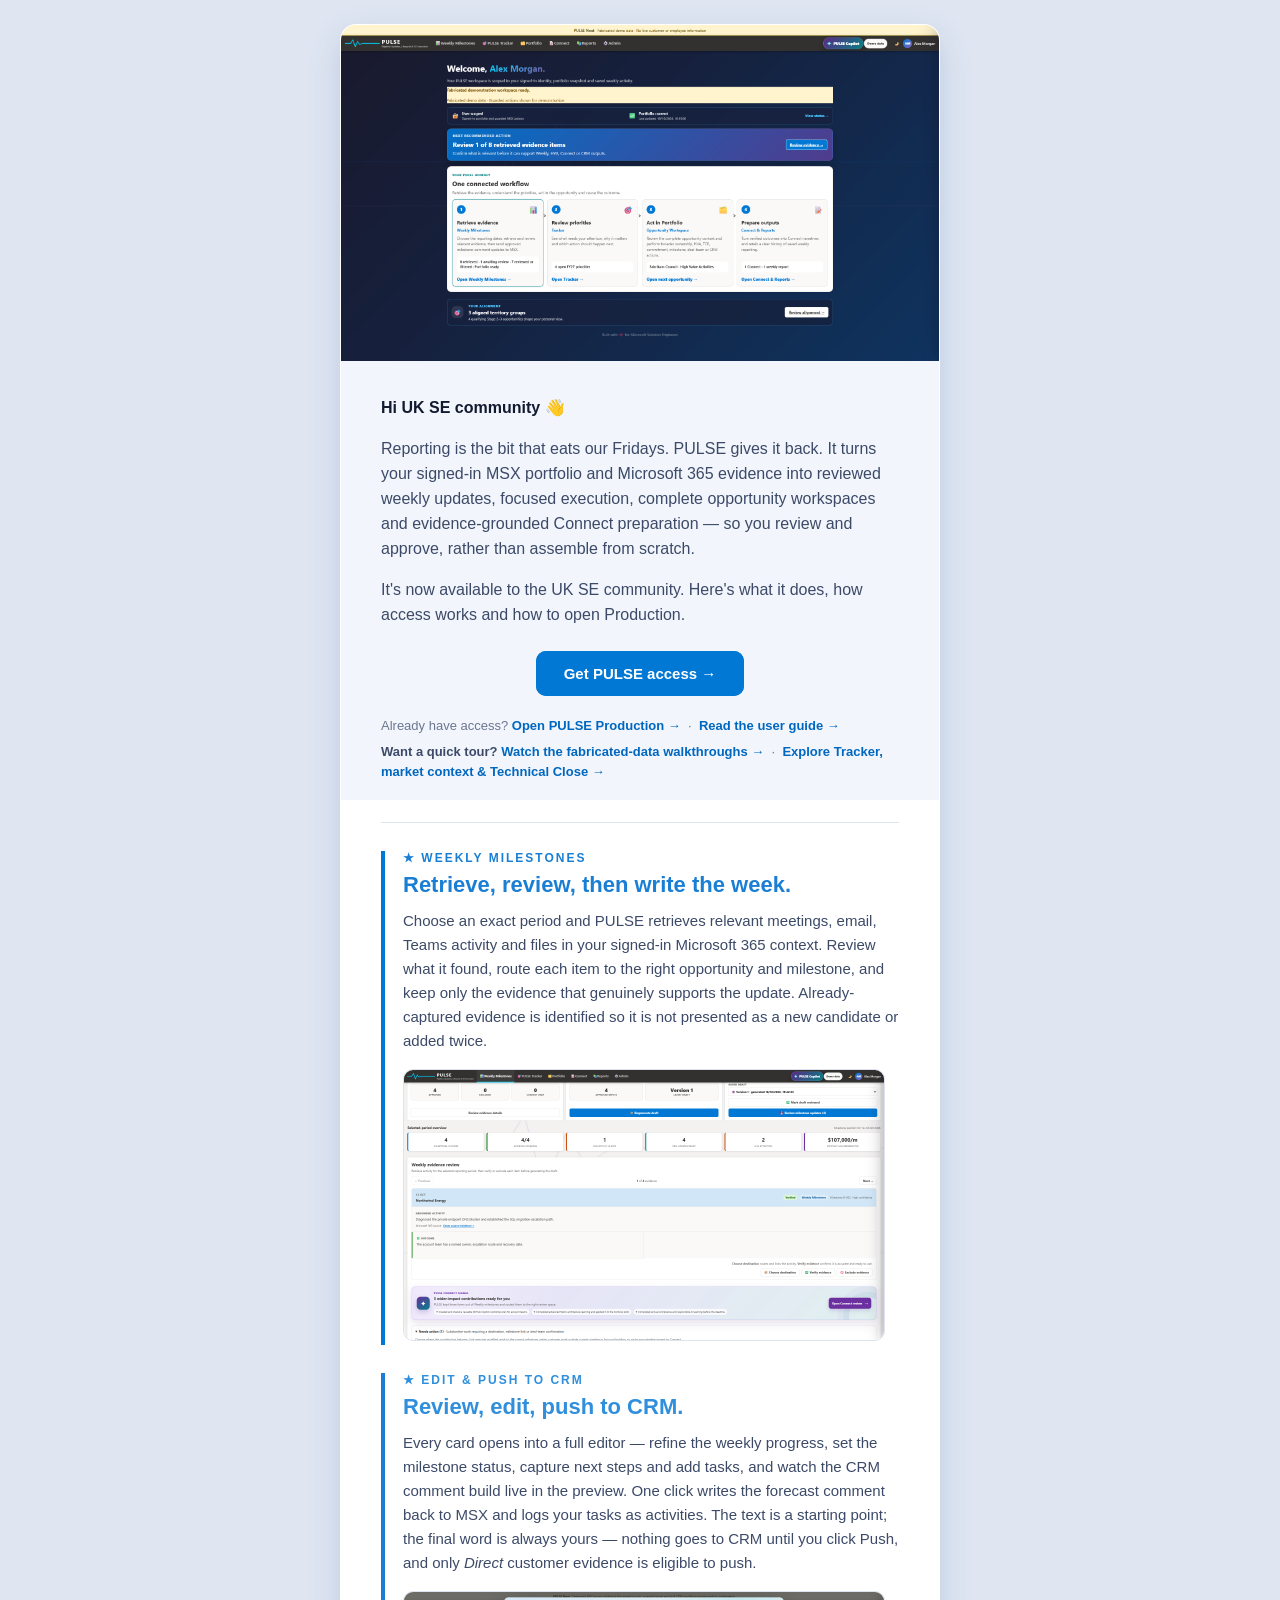
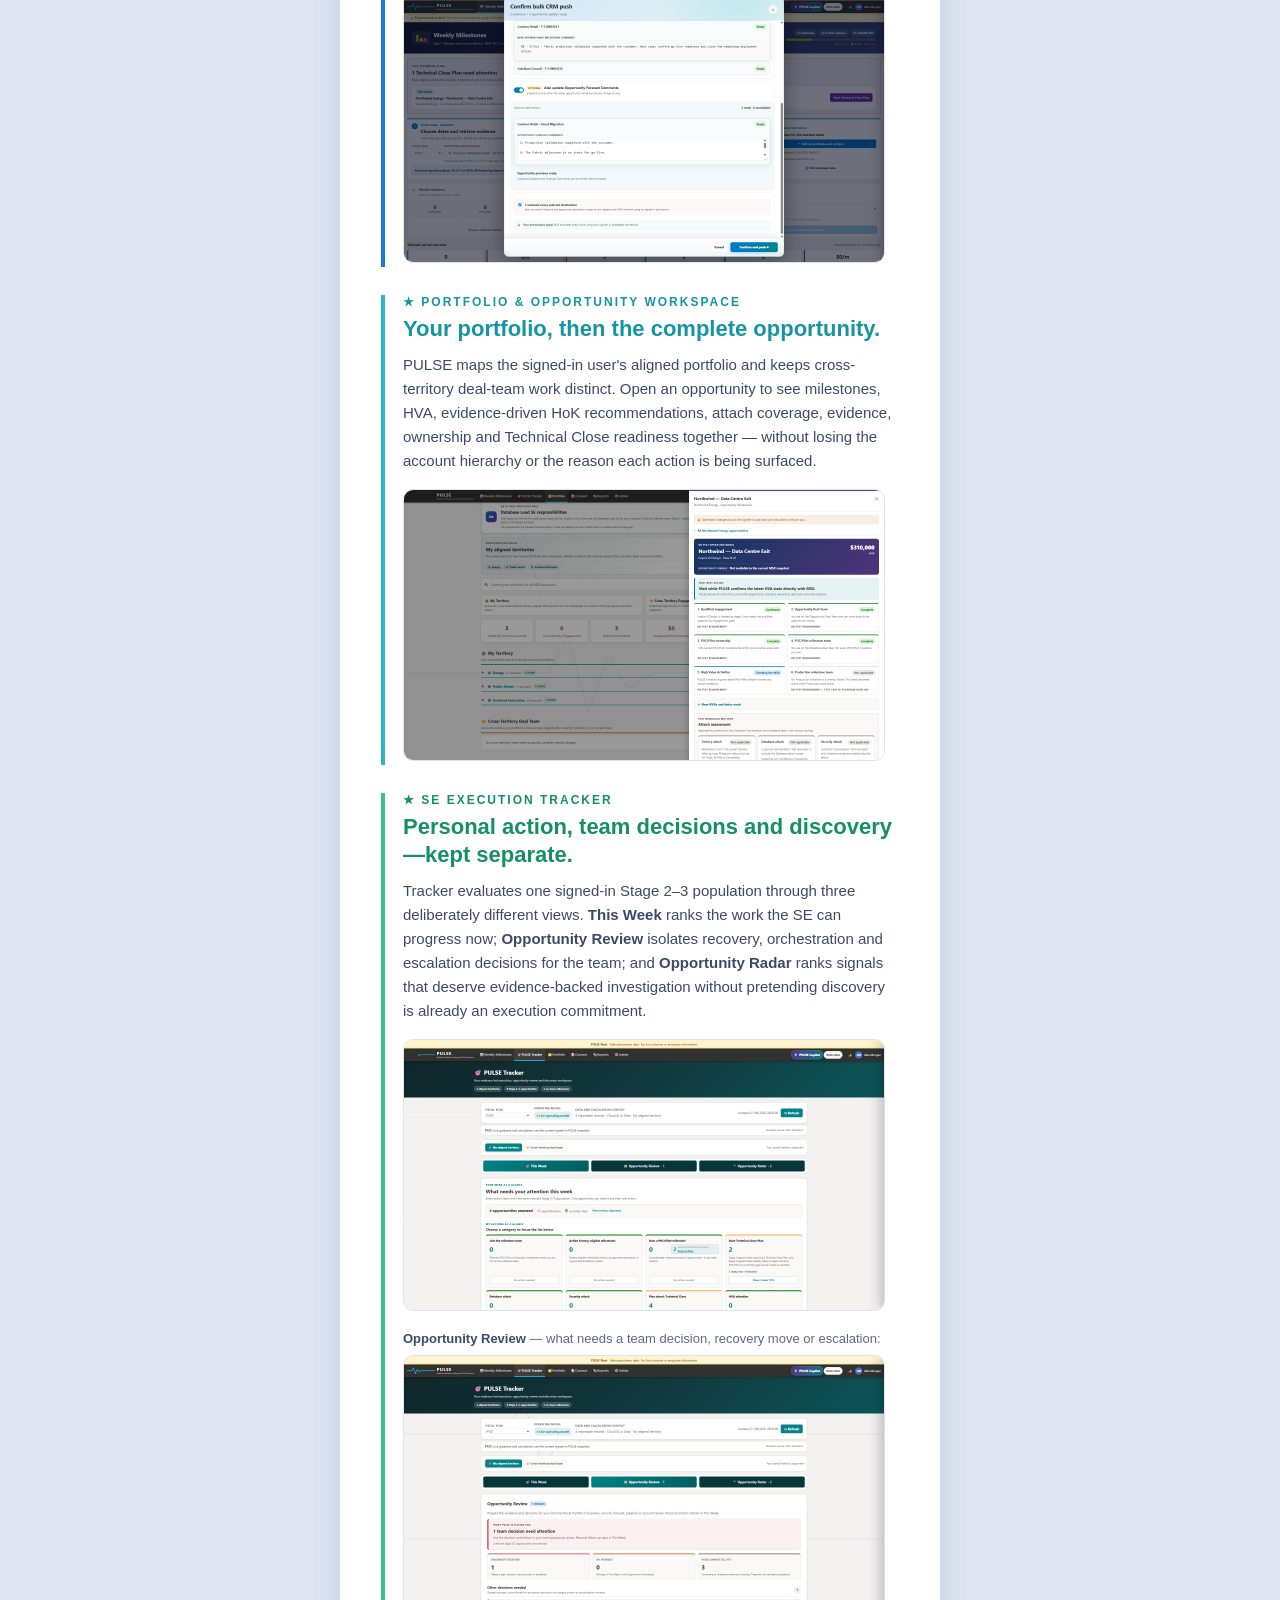
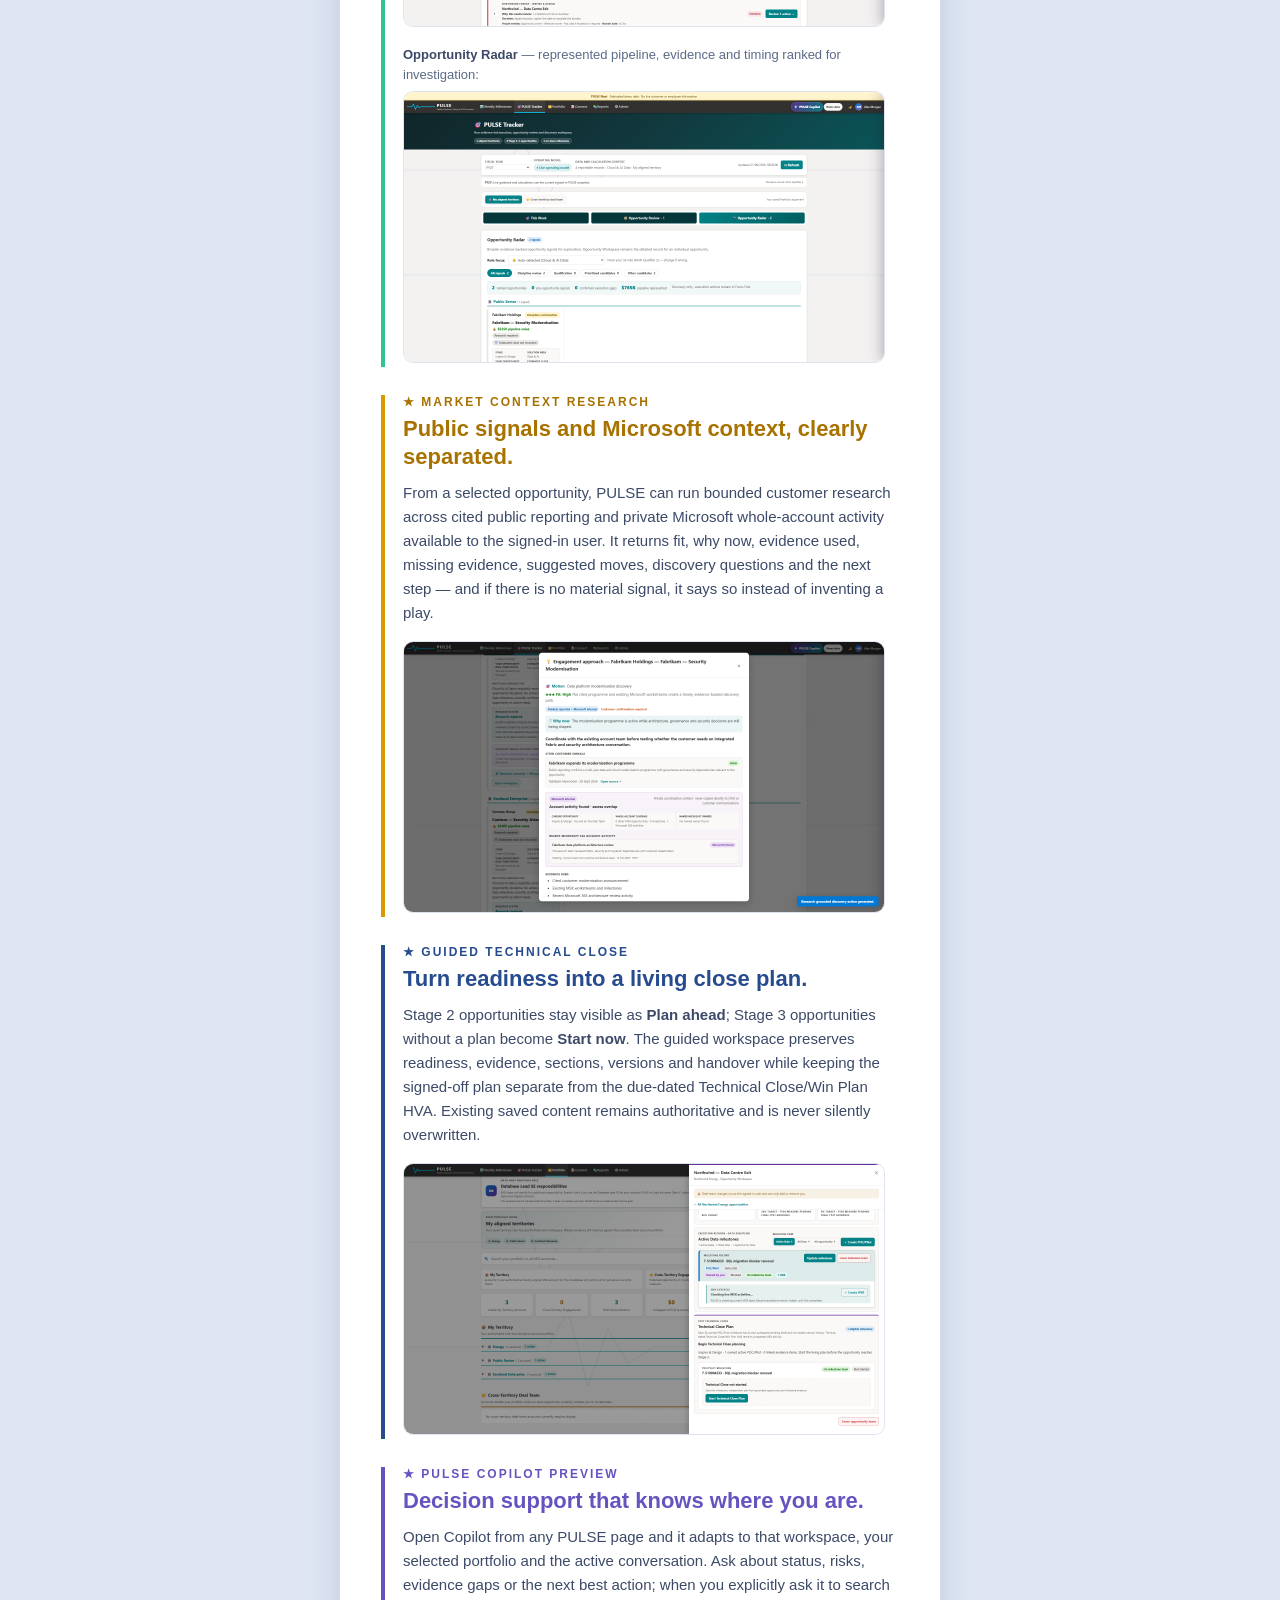
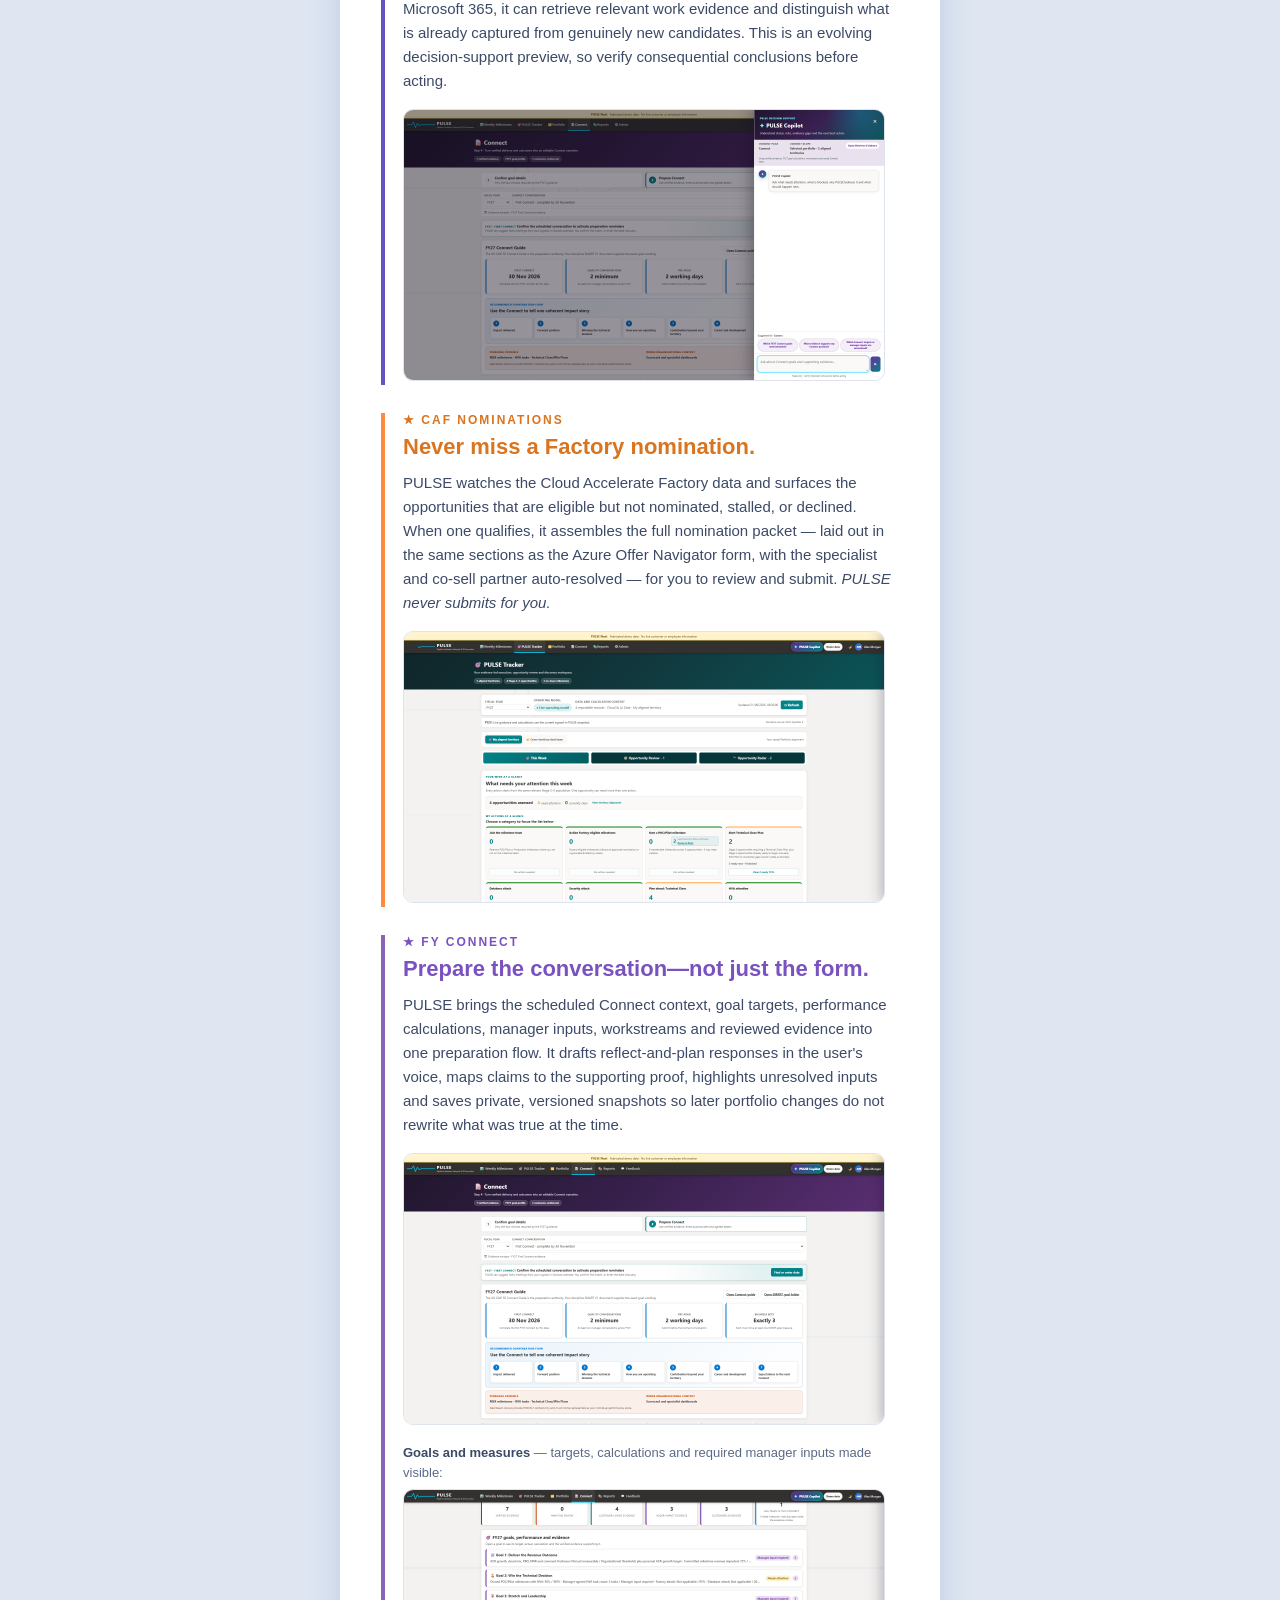
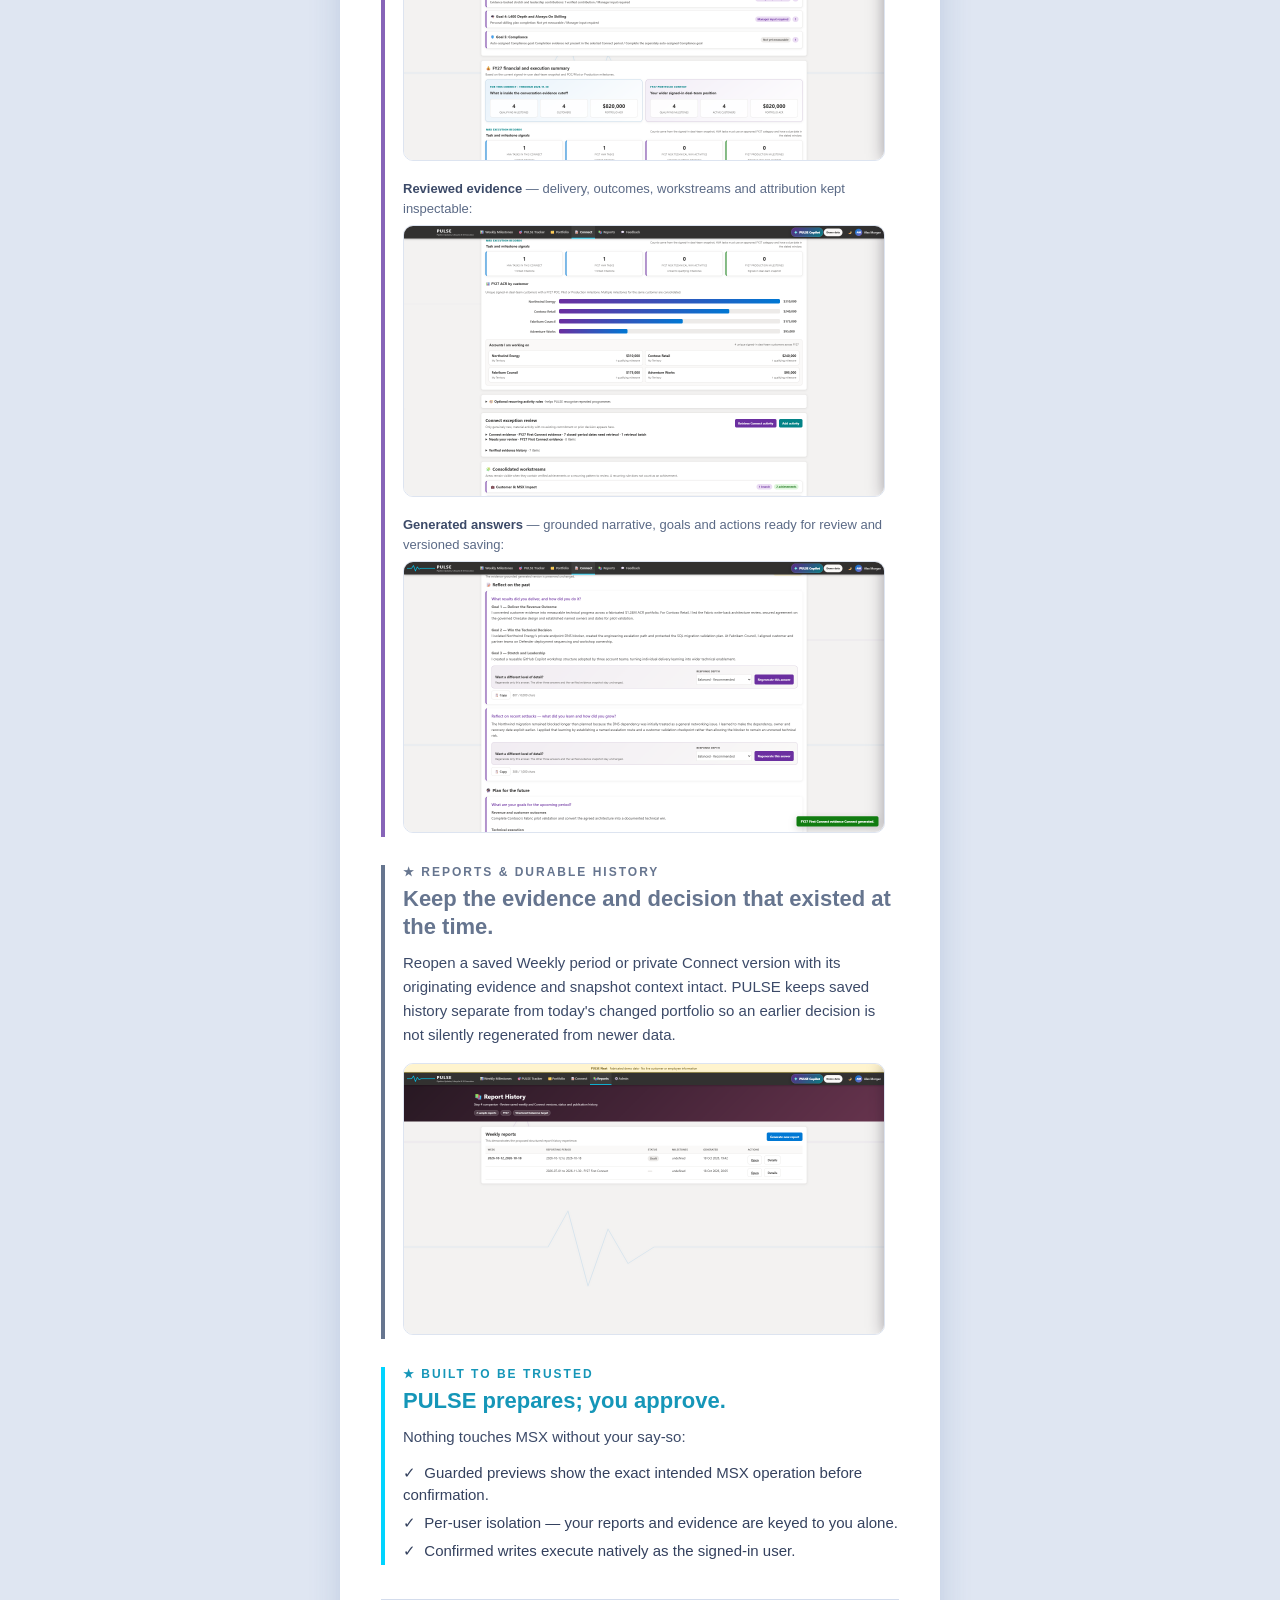
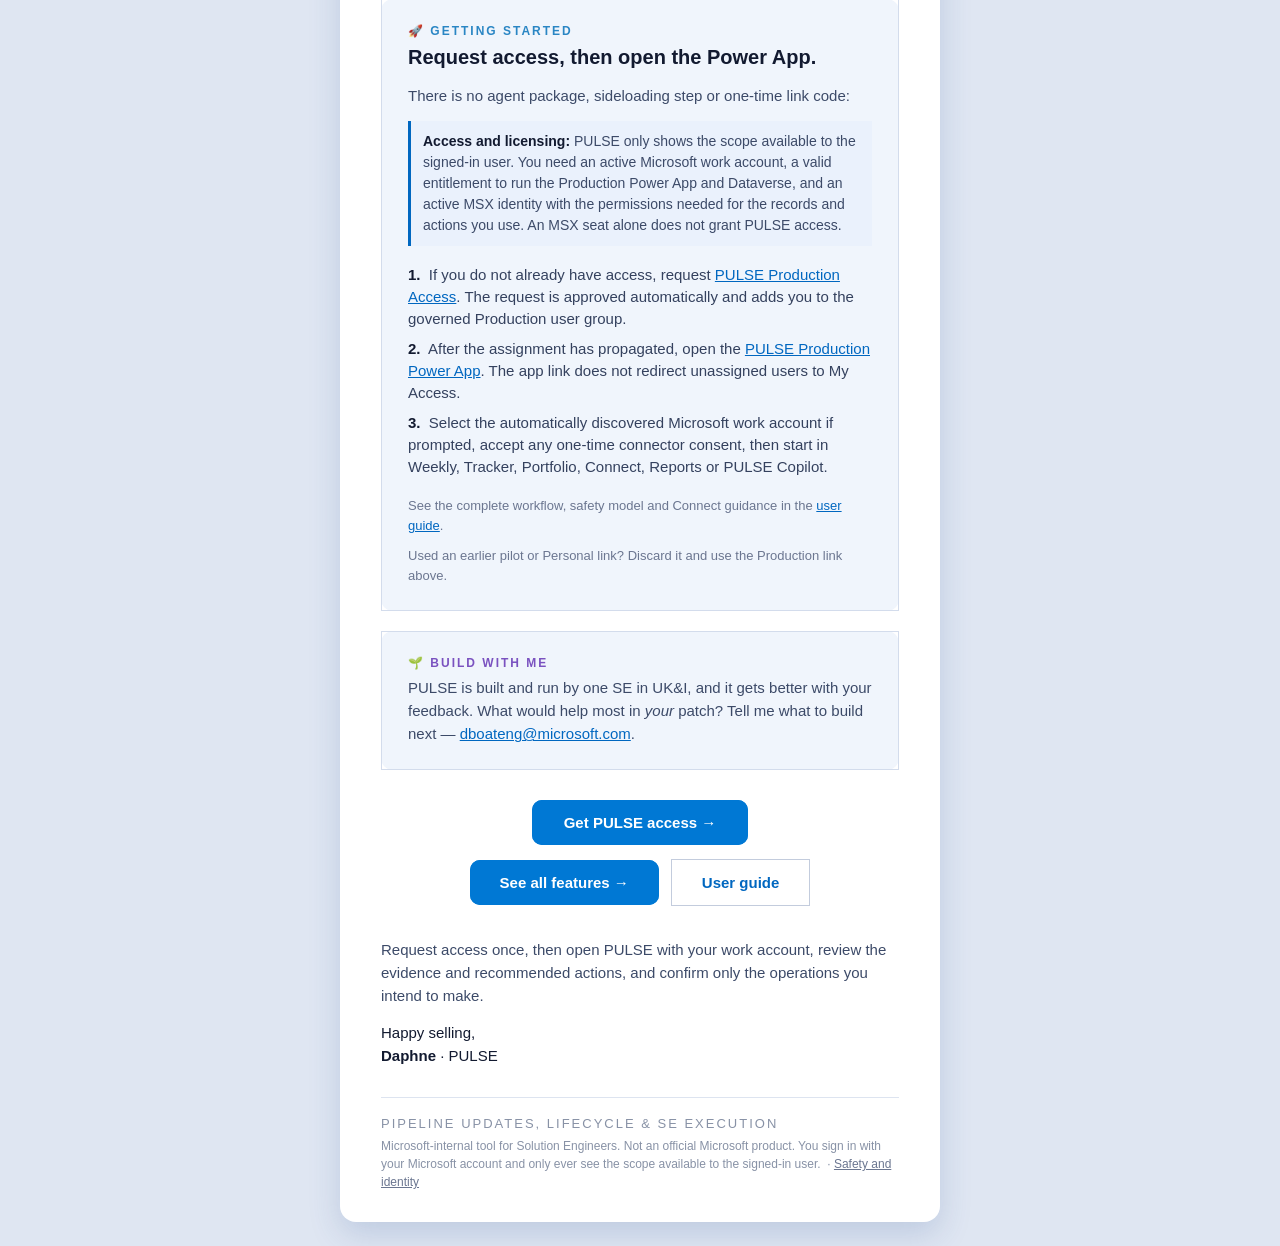
<file: email/pulse-launch.html>
<!DOCTYPE html>
<html lang="en" xmlns:v="urn:schemas-microsoft-com:vml" xmlns:o="urn:schemas-microsoft-com:office:office">
<head>
  <meta charset="utf-8" />
  <meta name="viewport" content="width=device-width, initial-scale=1.0" />
  <meta http-equiv="X-UA-Compatible" content="IE=edge" />
  <meta name="x-apple-disable-message-reformatting" />
  <meta name="color-scheme" content="light" />
  <meta name="supported-color-schemes" content="light" />
  <title>Welcome to PULSE — your new SE execution workspace</title>
  <!--[if mso]>
  <style type="text/css">
    body, table, td, a { font-family: 'Segoe UI', Arial, sans-serif !important; }
  </style>
  <![endif]-->
  <style type="text/css">
    body { margin:0; padding:0; background:#dfe6f2; }
    img { border:0; outline:none; text-decoration:none; -ms-interpolation-mode:bicubic; }
    a { color:#0067c0; }
    table { border-collapse:collapse; }
    .em-container { width:600px; }
    @media only screen and (max-width:620px) {
      .em-container { width:100% !important; }
      .em-pad { padding-left:22px !important; padding-right:22px !important; }
      .em-h1 { font-size:30px !important; line-height:36px !important; }
      .em-btn { display:block !important; width:100% !important; box-sizing:border-box; margin:0 0 12px 0 !important; }
      .em-btn-td { display:block !important; width:100% !important; }
    }
  </style>
</head>
<body style="margin:0; padding:0; background-color:#dfe6f2;">

  <!-- Preheader (hidden) -->
  <div style="display:none; max-height:0; overflow:hidden; opacity:0; color:#dfe6f2; font-size:1px; line-height:1px;">
    PULSE Production is available to the UK SE community — Weekly, Tracker, Portfolio, Connect and page-aware Copilot support in one Power App.
  </div>

  <table role="presentation" width="100%" cellpadding="0" cellspacing="0" bgcolor="#dfe6f2" style="background-color:#dfe6f2;">
    <tr>
      <td align="center" bgcolor="#dfe6f2" style="padding:24px 12px; background-color:#dfe6f2;">

        <table role="presentation" class="em-container" width="600" cellpadding="0" cellspacing="0" bgcolor="#ffffff" style="width:600px; max-width:600px; background-color:#ffffff; border:1px solid #bcc9dc; border-radius:16px; overflow:hidden; box-shadow:0 12px 32px rgba(39,76,142,0.18);">

          <!-- ===== HERO (image = pixel-perfect dark rendering; New Outlook never recolors images) ===== -->
          <tr>
            <td style="padding:0; font-size:0; line-height:0; mso-line-height-rule:exactly;">
              <img src="https://deedee9090.github.io/pulse-site/images/current/home.png" width="600" alt="Current PULSE signed-in Power App home workspace using fabricated data." style="display:block; width:100%; max-width:600px; height:auto; border:0;" />
            </td>
          </tr>

          <!-- ===== INTRO + PRIMARY CTAs ===== -->
          <tr>
            <td bgcolor="#f2f6fc" style="padding:34px 40px 6px 40px; background-color:#f2f6fc;" class="em-pad">
              <p style="margin:0 0 16px 0; font-family:'Segoe UI',Arial,sans-serif; font-size:16px; line-height:25px; color:#121a30;">
                <strong style="color:#121a30;">Hi UK SE community&nbsp;👋</strong>
              </p>
              <p style="margin:0 0 16px 0; font-family:'Segoe UI',Arial,sans-serif; font-size:16px; line-height:25px; color:#3c4a68;">
                Reporting is the bit that eats our Fridays. PULSE gives it back. It turns your signed-in MSX portfolio
                and Microsoft 365 evidence into reviewed weekly updates, focused execution, complete opportunity
                workspaces and evidence-grounded Connect preparation&nbsp;— so you review and approve, rather than
                assemble from scratch.
              </p>
              <p style="margin:0 0 24px 0; font-family:'Segoe UI',Arial,sans-serif; font-size:16px; line-height:25px; color:#3c4a68;">
                It's now available to the UK SE community. Here's what it does, how access works and how to open Production.
              </p>

              <!-- Primary CTA -->
              <table role="presentation" cellpadding="0" cellspacing="0" align="center">
                <tr>
                  <td class="em-btn-td">
                    <table role="presentation" cellpadding="0" cellspacing="0" bgcolor="#0078d4" style="background-color:#0078d4; border-radius:10px;">
                      <tr><td align="center" bgcolor="#0078d4" style="background-color:#0078d4; border-radius:10px;">
                        <a class="em-btn" href="https://myaccess.microsoft.com/@microsoft.onmicrosoft.com#/access-packages/0dbd2a71-1cb3-450d-a320-0b40c3ac8f8f" target="_blank"
                           style="display:inline-block; color:#ffffff; font-family:'Segoe UI',Arial,sans-serif; font-size:15px; font-weight:700; text-decoration:none; padding:14px 28px;">
                          Get PULSE access&nbsp;→
                        </a>
                      </td></tr>
                    </table>
                  </td>
                </tr>
              </table>
            </td>
          </tr>
          <tr>
            <td bgcolor="#f2f6fc" style="padding:14px 40px 18px 40px; background-color:#f2f6fc;" class="em-pad">
              <p style="margin:0 0 6px 0; font-family:'Segoe UI',Arial,sans-serif; font-size:13px; line-height:20px; color:#6b7690;">
                Already have access? <a href="https://apps.powerapps.com/play/e/e039dcfb-b20b-e65f-ad57-d03475ca12a8/app/08a4dc36-cfad-464f-891b-8ad8db1c9adf?tenantId=72f988bf-86f1-41af-91ab-2d7cd011db47" target="_blank" style="color:#0067c0; text-decoration:none; font-weight:700;">Open PULSE Production →</a>
                &nbsp;·&nbsp; <a href="https://deedee9090.github.io/pulse-site/userguide.html#start" target="_blank" style="color:#0067c0; text-decoration:none; font-weight:700;">Read the user guide →</a>
              </p>
              <p style="margin:0; font-family:'Segoe UI',Arial,sans-serif; font-size:13px; line-height:20px; color:#6b7690;">
                <strong style="color:#3c4a68;">Want a quick tour?</strong>
                <a href="https://deedee9090.github.io/pulse-site/#videos" target="_blank" style="color:#0067c0; text-decoration:none; font-weight:700;">Watch the fabricated-data walkthroughs →</a>
                &nbsp;·&nbsp; <a href="https://deedee9090.github.io/pulse-site/tracker.html" target="_blank" style="color:#0067c0; text-decoration:none; font-weight:700;">Explore Tracker, market context &amp; Technical Close →</a>
              </p>
            </td>
          </tr>

          <!-- ===== DIVIDER ===== -->
          <tr><td style="padding:22px 40px 0 40px;" class="em-pad"><div style="height:1px; background-color:#dde4f0; line-height:1px; font-size:1px;">&nbsp;</div></td></tr>

          <!-- ===== FEATURE: WEEKLY MILESTONES (blue) ===== -->
          <tr>
            <td style="padding:28px 40px 0 40px;" class="em-pad">
              <table role="presentation" width="100%" cellpadding="0" cellspacing="0">
                <tr>
                  <td width="4" style="background-color:#0078d4; width:4px;">&nbsp;</td>
                  <td style="padding-left:18px;">
                    <p style="margin:0 0 6px 0; font-family:'Segoe UI',Arial,sans-serif; font-size:12px; letter-spacing:2px; font-weight:700; color:#1a7fd4; text-transform:uppercase;">★&nbsp;Weekly Milestones</p>
                    <h2 style="margin:0 0 10px 0; font-family:'Segoe UI',Arial,sans-serif; font-size:22px; line-height:28px; font-weight:800; color:#1a7fd4;"><font color="#1a7fd4">Retrieve, review, then write the week.</font></h2>
                    <p style="margin:0; font-family:'Segoe UI',Arial,sans-serif; font-size:15px; line-height:24px; color:#3c4a68;">
                      Choose an exact period and PULSE retrieves relevant meetings, email, Teams activity and files in your
                      signed-in Microsoft 365 context. Review what it found, route each item to the right opportunity and
                      milestone, and keep only the evidence that genuinely supports the update. Already-captured evidence is
                      identified so it is not presented as a new candidate or added twice.
                    </p>
                    <!-- Optional screenshot -->
                    <div style="margin-top:16px;"><img src="https://deedee9090.github.io/pulse-site/images/current/weekly-evidence.png" alt="Current PULSE Weekly evidence retrieval and review workspace" width="480" style="width:100%; max-width:480px; height:auto; border-radius:10px; border:1px solid #dde4f0;" /></div>
                  </td>
                </tr>
              </table>
            </td>
          </tr>

          <!-- ===== FEATURE: EDIT & PUSH TO CRM (blue) ===== -->
          <tr>
            <td style="padding:28px 40px 0 40px;" class="em-pad">
              <table role="presentation" width="100%" cellpadding="0" cellspacing="0">
                <tr>
                  <td width="4" style="background-color:#1a7fd4; width:4px;">&nbsp;</td>
                  <td style="padding-left:18px;">
                    <p style="margin:0 0 6px 0; font-family:'Segoe UI',Arial,sans-serif; font-size:12px; letter-spacing:2px; font-weight:700; color:#2f8fdc; text-transform:uppercase;">★&nbsp;Edit &amp; Push to CRM</p>
                    <h2 style="margin:0 0 10px 0; font-family:'Segoe UI',Arial,sans-serif; font-size:22px; line-height:28px; font-weight:800; color:#2f8fdc;"><font color="#2f8fdc">Review, edit, push to CRM.</font></h2>
                    <p style="margin:0; font-family:'Segoe UI',Arial,sans-serif; font-size:15px; line-height:24px; color:#3c4a68;">
                      Every card opens into a full editor&nbsp;— refine the weekly progress, set the milestone status,
                      capture next steps and add tasks, and watch the CRM comment build live in the preview. One click
                      writes the forecast comment back to MSX and logs your tasks as activities. The text is a starting
                      point; the final word is always yours&nbsp;— nothing goes to CRM until you click Push, and only <em>Direct</em> customer evidence is eligible to push.
                    </p>
                    <div style="margin-top:16px;"><img src="https://deedee9090.github.io/pulse-site/images/current/weekly-msx-preview.png" alt="Current guarded PULSE Weekly MSX update preview" width="480" style="width:100%; max-width:480px; height:auto; border-radius:10px; border:1px solid #dde4f0;" /></div>
                  </td>
                </tr>
              </table>
            </td>
          </tr>

          <!-- ===== FEATURE: PORTFOLIO AND OPPORTUNITY WORKSPACE (teal) ===== -->
          <tr>
            <td style="padding:28px 40px 0 40px;" class="em-pad">
              <table role="presentation" width="100%" cellpadding="0" cellspacing="0">
                <tr>
                  <td width="4" style="background-color:#2bb6c4; width:4px;">&nbsp;</td>
                  <td style="padding-left:18px;">
                    <p style="margin:0 0 6px 0; font-family:'Segoe UI',Arial,sans-serif; font-size:12px; letter-spacing:2px; font-weight:700; color:#1595a3; text-transform:uppercase;">★&nbsp;Portfolio &amp; Opportunity Workspace</p>
                    <h2 style="margin:0 0 10px 0; font-family:'Segoe UI',Arial,sans-serif; font-size:22px; line-height:28px; font-weight:800; color:#1595a3;"><font color="#1595a3">Your portfolio, then the complete opportunity.</font></h2>
                    <p style="margin:0; font-family:'Segoe UI',Arial,sans-serif; font-size:15px; line-height:24px; color:#3c4a68;">
                      PULSE maps the signed-in user's aligned portfolio and keeps cross-territory deal-team work distinct.
                      Open an opportunity to see milestones, HVA, evidence-driven HoK recommendations, attach coverage,
                      evidence, ownership and Technical Close readiness together&nbsp;— without losing the account hierarchy
                      or the reason each action is being surfaced.
                    </p>
                    <div style="margin-top:16px;"><img src="https://deedee9090.github.io/pulse-site/images/current/opportunity-workspace.png" alt="Current PULSE Portfolio and Opportunity Workspace" width="480" style="width:100%; max-width:480px; height:auto; border-radius:10px; border:1px solid #dde4f0;" /></div>
                  </td>
                </tr>
              </table>
            </td>
          </tr>

          <!-- ===== FEATURE: SE EXECUTION TRACKER (green) ===== -->
          <tr>
            <td style="padding:28px 40px 0 40px;" class="em-pad">
              <table role="presentation" width="100%" cellpadding="0" cellspacing="0">
                <tr>
                  <td width="4" style="background-color:#33c48f; width:4px;">&nbsp;</td>
                  <td style="padding-left:18px;">
                    <p style="margin:0 0 6px 0; font-family:'Segoe UI',Arial,sans-serif; font-size:12px; letter-spacing:2px; font-weight:700; color:#158f66; text-transform:uppercase;">★&nbsp;SE Execution Tracker</p>
                    <h2 style="margin:0 0 10px 0; font-family:'Segoe UI',Arial,sans-serif; font-size:22px; line-height:28px; font-weight:800; color:#158f66;"><font color="#158f66">Personal action, team decisions and discovery—kept separate.</font></h2>
                    <p style="margin:0; font-family:'Segoe UI',Arial,sans-serif; font-size:15px; line-height:24px; color:#3c4a68;">
                      Tracker evaluates one signed-in Stage 2–3 population through three deliberately different views.
                      <strong>This Week</strong> ranks the work the SE can progress now; <strong>Opportunity Review</strong>
                      isolates recovery, orchestration and escalation decisions for the team; and
                      <strong>Opportunity Radar</strong> ranks signals that deserve evidence-backed investigation without
                      pretending discovery is already an execution commitment.
                    </p>
                    <div style="margin-top:16px;"><img src="https://deedee9090.github.io/pulse-site/images/current/tracker-this-week.png" alt="Current PULSE Tracker This Week workspace" width="480" style="width:100%; max-width:480px; height:auto; border-radius:10px; border:1px solid #dde4f0;" /></div>
                    <p style="margin:14px 0 4px 0; font-family:'Segoe UI',Arial,sans-serif; font-size:13px; line-height:20px; color:#5b6a86;"><strong style="color:#3c4a68;">Opportunity Review</strong> &mdash; what needs a team decision, recovery move or escalation:</p>
                    <div style="margin-top:6px;"><img src="https://deedee9090.github.io/pulse-site/images/current/tracker-opportunity-review.png" alt="Current PULSE Tracker Opportunity Review workspace" width="480" style="width:100%; max-width:480px; height:auto; border-radius:10px; border:1px solid #dde4f0;" /></div>
                    <p style="margin:14px 0 4px 0; font-family:'Segoe UI',Arial,sans-serif; font-size:13px; line-height:20px; color:#5b6a86;"><strong style="color:#3c4a68;">Opportunity Radar</strong> &mdash; represented pipeline, evidence and timing ranked for investigation:</p>
                    <div style="margin-top:6px;"><img src="https://deedee9090.github.io/pulse-site/images/current/tracker-opportunity-radar.png" alt="Current PULSE Tracker Opportunity Radar workspace" width="480" style="width:100%; max-width:480px; height:auto; border-radius:10px; border:1px solid #dde4f0;" /></div>
                  </td>
                </tr>
              </table>
            </td>
          </tr>

          <!-- ===== FEATURE: MARKET CONTEXT (amber) ===== -->
          <tr>
            <td style="padding:28px 40px 0 40px;" class="em-pad">
              <table role="presentation" width="100%" cellpadding="0" cellspacing="0">
                <tr>
                  <td width="4" style="background-color:#d99a00; width:4px;">&nbsp;</td>
                  <td style="padding-left:18px;">
                    <p style="margin:0 0 6px 0; font-family:'Segoe UI',Arial,sans-serif; font-size:12px; letter-spacing:2px; font-weight:700; color:#a87200; text-transform:uppercase;">★&nbsp;Market Context Research</p>
                    <h2 style="margin:0 0 10px 0; font-family:'Segoe UI',Arial,sans-serif; font-size:22px; line-height:28px; font-weight:800; color:#a87200;"><font color="#a87200">Public signals and Microsoft context, clearly separated.</font></h2>
                    <p style="margin:0; font-family:'Segoe UI',Arial,sans-serif; font-size:15px; line-height:24px; color:#3c4a68;">
                      From a selected opportunity, PULSE can run bounded customer research across cited public reporting
                      and private Microsoft whole-account activity available to the signed-in user. It returns fit, why now,
                      evidence used, missing evidence, suggested moves, discovery questions and the next step&nbsp;— and if
                      there is no material signal, it says so instead of inventing a play.
                    </p>
                    <div style="margin-top:16px;"><img src="https://deedee9090.github.io/pulse-site/images/current/tracker-market-context.png" alt="Current PULSE market context research workspace" width="480" style="width:100%; max-width:480px; height:auto; border-radius:10px; border:1px solid #dde4f0;" /></div>
                  </td>
                </tr>
              </table>
            </td>
          </tr>

          <!-- ===== FEATURE: TECHNICAL CLOSE (navy) ===== -->
          <tr>
            <td style="padding:28px 40px 0 40px;" class="em-pad">
              <table role="presentation" width="100%" cellpadding="0" cellspacing="0">
                <tr>
                  <td width="4" style="background-color:#274c8e; width:4px;">&nbsp;</td>
                  <td style="padding-left:18px;">
                    <p style="margin:0 0 6px 0; font-family:'Segoe UI',Arial,sans-serif; font-size:12px; letter-spacing:2px; font-weight:700; color:#274c8e; text-transform:uppercase;">★&nbsp;Guided Technical Close</p>
                    <h2 style="margin:0 0 10px 0; font-family:'Segoe UI',Arial,sans-serif; font-size:22px; line-height:28px; font-weight:800; color:#274c8e;"><font color="#274c8e">Turn readiness into a living close plan.</font></h2>
                    <p style="margin:0; font-family:'Segoe UI',Arial,sans-serif; font-size:15px; line-height:24px; color:#3c4a68;">
                      Stage 2 opportunities stay visible as <strong>Plan ahead</strong>; Stage 3 opportunities without a plan
                      become <strong>Start now</strong>. The guided workspace preserves readiness, evidence, sections,
                      versions and handover while keeping the signed-off plan separate from the due-dated Technical
                      Close/Win Plan HVA. Existing saved content remains authoritative and is never silently overwritten.
                    </p>
                    <div style="margin-top:16px;"><img src="https://deedee9090.github.io/pulse-site/images/current/opportunity-workspace-technical-close.png" alt="Current guided PULSE Technical Close Plan workspace" width="480" style="width:100%; max-width:480px; height:auto; border-radius:10px; border:1px solid #dde4f0;" /></div>
                  </td>
                </tr>
              </table>
            </td>
          </tr>

          <!-- ===== FEATURE: PULSE COPILOT (cyan-purple) ===== -->
          <tr>
            <td style="padding:28px 40px 0 40px;" class="em-pad">
              <table role="presentation" width="100%" cellpadding="0" cellspacing="0">
                <tr>
                  <td width="4" style="background-color:#6554c0; width:4px;">&nbsp;</td>
                  <td style="padding-left:18px;">
                    <p style="margin:0 0 6px 0; font-family:'Segoe UI',Arial,sans-serif; font-size:12px; letter-spacing:2px; font-weight:700; color:#6554c0; text-transform:uppercase;">★&nbsp;PULSE Copilot preview</p>
                    <h2 style="margin:0 0 10px 0; font-family:'Segoe UI',Arial,sans-serif; font-size:22px; line-height:28px; font-weight:800; color:#6554c0;"><font color="#6554c0">Decision support that knows where you are.</font></h2>
                    <p style="margin:0; font-family:'Segoe UI',Arial,sans-serif; font-size:15px; line-height:24px; color:#3c4a68;">
                      Open Copilot from any PULSE page and it adapts to that workspace, your selected portfolio and the
                      active conversation. Ask about status, risks, evidence gaps or the next best action; when you
                      explicitly ask it to search Microsoft 365, it can retrieve relevant work evidence and distinguish
                      what is already captured from genuinely new candidates. This is an evolving decision-support
                      preview, so verify consequential conclusions before acting.
                    </p>
                    <div style="margin-top:16px;"><img src="https://deedee9090.github.io/pulse-site/images/current/pulse-copilot.png" alt="Current page-aware PULSE Copilot decision-support drawer" width="480" style="width:100%; max-width:480px; height:auto; border-radius:10px; border:1px solid #dde4f0;" /></div>
                  </td>
                </tr>
              </table>
            </td>
          </tr>

          <!-- ===== FEATURE: CAF NOMINATIONS (orange) ===== -->
          <tr>
            <td style="padding:28px 40px 0 40px;" class="em-pad">
              <table role="presentation" width="100%" cellpadding="0" cellspacing="0">
                <tr>
                  <td width="4" style="background-color:#ff8a3d; width:4px;">&nbsp;</td>
                  <td style="padding-left:18px;">
                    <p style="margin:0 0 6px 0; font-family:'Segoe UI',Arial,sans-serif; font-size:12px; letter-spacing:2px; font-weight:700; color:#d9741f; text-transform:uppercase;">★&nbsp;CAF Nominations</p>
                    <h2 style="margin:0 0 10px 0; font-family:'Segoe UI',Arial,sans-serif; font-size:22px; line-height:28px; font-weight:800; color:#d9741f;"><font color="#d9741f">Never miss a Factory nomination.</font></h2>
                    <p style="margin:0; font-family:'Segoe UI',Arial,sans-serif; font-size:15px; line-height:24px; color:#3c4a68;">
                      PULSE watches the Cloud Accelerate Factory data and surfaces the opportunities that are eligible
                      but not nominated, stalled, or declined. When one qualifies, it assembles the full nomination packet&nbsp;—
                      laid out in the same sections as the Azure Offer Navigator form, with the specialist and co-sell
                      partner auto-resolved&nbsp;— for you to review and submit. <em>PULSE never submits for you.</em>
                    </p>
                    <div style="margin-top:16px;"><img src="https://deedee9090.github.io/pulse-site/images/current/tracker-this-week.png" alt="Current PULSE Tracker Factory action context" width="480" style="width:100%; max-width:480px; height:auto; border-radius:10px; border:1px solid #dde4f0;" /></div>
                  </td>
                </tr>
              </table>
            </td>
          </tr>

          <!-- ===== FEATURE: FY CONNECT (purple) ===== -->
          <tr>
            <td style="padding:28px 40px 0 40px;" class="em-pad">
              <table role="presentation" width="100%" cellpadding="0" cellspacing="0">
                <tr>
                  <td width="4" style="background-color:#8764b8; width:4px;">&nbsp;</td>
                  <td style="padding-left:18px;">
                    <p style="margin:0 0 6px 0; font-family:'Segoe UI',Arial,sans-serif; font-size:12px; letter-spacing:2px; font-weight:700; color:#7a52c0; text-transform:uppercase;">★&nbsp;FY Connect</p>
                    <h2 style="margin:0 0 10px 0; font-family:'Segoe UI',Arial,sans-serif; font-size:22px; line-height:28px; font-weight:800; color:#7a52c0;"><font color="#7a52c0">Prepare the conversation—not just the form.</font></h2>
                    <p style="margin:0; font-family:'Segoe UI',Arial,sans-serif; font-size:15px; line-height:24px; color:#3c4a68;">
                      PULSE brings the scheduled Connect context, goal targets, performance calculations, manager inputs,
                      workstreams and reviewed evidence into one preparation flow. It drafts reflect-and-plan responses in
                      the user's voice, maps claims to the supporting proof, highlights unresolved inputs and saves private,
                      versioned snapshots so later portfolio changes do not rewrite what was true at the time.
                    </p>
                    <div style="margin-top:16px;"><img src="https://deedee9090.github.io/pulse-site/images/current/connect-overview.png" alt="Current FY27 Connect scheduled conversation overview" width="480" style="width:100%; max-width:480px; height:auto; border-radius:10px; border:1px solid #dde4f0;" /></div>
                    <p style="margin:14px 0 4px 0; font-family:'Segoe UI',Arial,sans-serif; font-size:13px; line-height:20px; color:#5b6a86;"><strong style="color:#3c4a68;">Goals and measures</strong> &mdash; targets, calculations and required manager inputs made visible:</p>
                    <div style="margin-top:6px;"><img src="https://deedee9090.github.io/pulse-site/images/current/connect-goals.png" alt="Current FY27 Connect goals and performance calculations" width="480" style="width:100%; max-width:480px; height:auto; border-radius:10px; border:1px solid #dde4f0;" /></div>
                    <p style="margin:14px 0 4px 0; font-family:'Segoe UI',Arial,sans-serif; font-size:13px; line-height:20px; color:#5b6a86;"><strong style="color:#3c4a68;">Reviewed evidence</strong> &mdash; delivery, outcomes, workstreams and attribution kept inspectable:</p>
                    <div style="margin-top:6px;"><img src="https://deedee9090.github.io/pulse-site/images/current/connect-evidence.png" alt="Current FY27 Connect reviewed evidence workspace" width="480" style="width:100%; max-width:480px; height:auto; border-radius:10px; border:1px solid #dde4f0;" /></div>
                    <p style="margin:14px 0 4px 0; font-family:'Segoe UI',Arial,sans-serif; font-size:13px; line-height:20px; color:#5b6a86;"><strong style="color:#3c4a68;">Generated answers</strong> &mdash; grounded narrative, goals and actions ready for review and versioned saving:</p>
                    <div style="margin-top:6px;"><img src="https://deedee9090.github.io/pulse-site/images/current/connect-generated.png" alt="Current generated FY27 Connect answers grounded in reviewed evidence" width="480" style="width:100%; max-width:480px; height:auto; border-radius:10px; border:1px solid #dde4f0;" /></div>
                  </td>
                </tr>
              </table>
            </td>
          </tr>

          <!-- ===== FEATURE: REPORTS AND HISTORY (slate) ===== -->
          <tr>
            <td style="padding:28px 40px 0 40px;" class="em-pad">
              <table role="presentation" width="100%" cellpadding="0" cellspacing="0">
                <tr>
                  <td width="4" style="background-color:#66758f; width:4px;">&nbsp;</td>
                  <td style="padding-left:18px;">
                    <p style="margin:0 0 6px 0; font-family:'Segoe UI',Arial,sans-serif; font-size:12px; letter-spacing:2px; font-weight:700; color:#66758f; text-transform:uppercase;">★&nbsp;Reports &amp; Durable History</p>
                    <h2 style="margin:0 0 10px 0; font-family:'Segoe UI',Arial,sans-serif; font-size:22px; line-height:28px; font-weight:800; color:#66758f;"><font color="#66758f">Keep the evidence and decision that existed at the time.</font></h2>
                    <p style="margin:0; font-family:'Segoe UI',Arial,sans-serif; font-size:15px; line-height:24px; color:#3c4a68;">
                      Reopen a saved Weekly period or private Connect version with its originating evidence and snapshot
                      context intact. PULSE keeps saved history separate from today's changed portfolio so an earlier
                      decision is not silently regenerated from newer data.
                    </p>
                    <div style="margin-top:16px;"><img src="https://deedee9090.github.io/pulse-site/images/current/reports.png" alt="Current PULSE Reports and durable history workspace" width="480" style="width:100%; max-width:480px; height:auto; border-radius:10px; border:1px solid #dde4f0;" /></div>
                  </td>
                </tr>
              </table>
            </td>
          </tr>

          <!-- ===== FEATURE: BUILT TO BE TRUSTED (cyan) ===== -->
          <tr>
            <td style="padding:28px 40px 4px 40px;" class="em-pad">
              <table role="presentation" width="100%" cellpadding="0" cellspacing="0">
                <tr>
                  <td width="4" style="background-color:#00d4ff; width:4px;">&nbsp;</td>
                  <td style="padding-left:18px;">
                    <p style="margin:0 0 6px 0; font-family:'Segoe UI',Arial,sans-serif; font-size:12px; letter-spacing:2px; font-weight:700; color:#1596b8; text-transform:uppercase;">★&nbsp;Built to be trusted</p>
                    <h2 style="margin:0 0 10px 0; font-family:'Segoe UI',Arial,sans-serif; font-size:22px; line-height:28px; font-weight:800; color:#1596b8;"><font color="#1596b8">PULSE prepares; you approve.</font></h2>
                    <p style="margin:0 0 10px 0; font-family:'Segoe UI',Arial,sans-serif; font-size:15px; line-height:24px; color:#3c4a68;">
                      Nothing touches MSX without your say-so:
                    </p>
                    <table role="presentation" cellpadding="0" cellspacing="0">
                      <tr><td style="padding:3px 0; font-family:'Segoe UI',Arial,sans-serif; font-size:15px; line-height:22px; color:#34415e;">✓&nbsp;&nbsp;Guarded previews show the exact intended MSX operation before confirmation.</td></tr>
                      <tr><td style="padding:3px 0; font-family:'Segoe UI',Arial,sans-serif; font-size:15px; line-height:22px; color:#34415e;">✓&nbsp;&nbsp;Per-user isolation&nbsp;— your reports and evidence are keyed to you alone.</td></tr>
                      <tr><td style="padding:3px 0; font-family:'Segoe UI',Arial,sans-serif; font-size:15px; line-height:22px; color:#34415e;">✓&nbsp;&nbsp;Confirmed writes execute natively as the signed-in user.</td></tr>
                    </table>
                  </td>
                </tr>
              </table>
            </td>
          </tr>

          <!-- ===== HOW TO GET IT (boxed) ===== -->
          <tr>
            <td style="padding:30px 40px 0 40px;" class="em-pad">
              <table role="presentation" width="100%" cellpadding="0" cellspacing="0" style="background-color:#f0f5fc; border:1px solid #d3dcec; border-radius:12px;">
                <tr>
                  <td style="padding:24px 26px;">
                    <p style="margin:0 0 6px 0; font-family:'Segoe UI',Arial,sans-serif; font-size:12px; letter-spacing:2px; font-weight:700; color:#2a86c4; text-transform:uppercase;">🚀&nbsp;Getting started</p>
                    <h2 style="margin:0 0 14px 0; font-family:'Segoe UI',Arial,sans-serif; font-size:20px; line-height:26px; font-weight:800; color:#121a30;">Request access, then open the Power App.</h2>
                    <p style="margin:0 0 14px 0; font-family:'Segoe UI',Arial,sans-serif; font-size:15px; line-height:23px; color:#3c4a68;">
                      There is no agent package, sideloading step or one-time link code:
                    </p>
                    <p style="margin:0 0 14px 0; padding:10px 12px; font-family:'Segoe UI',Arial,sans-serif; font-size:14px; line-height:21px; color:#3c4a68; background:#eaf1fc; border-left:3px solid #0067c0;">
                      <strong style="color:#121a30;">Access and licensing:</strong>&nbsp;PULSE only shows the scope available to the signed-in user. You need an active Microsoft work account, a valid entitlement to run the Production Power App and Dataverse, and an active MSX identity with the permissions needed for the records and actions you use. An MSX seat alone does not grant PULSE access.
                    </p>
                    <table role="presentation" cellpadding="0" cellspacing="0">
                      <tr><td style="padding:4px 0; font-family:'Segoe UI',Arial,sans-serif; font-size:15px; line-height:22px; color:#34415e;"><strong style="color:#121a30;">1.</strong>&nbsp;&nbsp;If you do not already have access, request <a href="https://myaccess.microsoft.com/@microsoft.onmicrosoft.com#/access-packages/0dbd2a71-1cb3-450d-a320-0b40c3ac8f8f" target="_blank" style="color:#0067c0;">PULSE Production Access</a>. The request is approved automatically and adds you to the governed Production user group.</td></tr>
                      <tr><td style="padding:4px 0; font-family:'Segoe UI',Arial,sans-serif; font-size:15px; line-height:22px; color:#34415e;"><strong style="color:#121a30;">2.</strong>&nbsp;&nbsp;After the assignment has propagated, open the <a href="https://apps.powerapps.com/play/e/e039dcfb-b20b-e65f-ad57-d03475ca12a8/app/08a4dc36-cfad-464f-891b-8ad8db1c9adf?tenantId=72f988bf-86f1-41af-91ab-2d7cd011db47" target="_blank" style="color:#0067c0;">PULSE Production Power App</a>. The app link does not redirect unassigned users to My Access.</td></tr>
                      <tr><td style="padding:4px 0; font-family:'Segoe UI',Arial,sans-serif; font-size:15px; line-height:22px; color:#34415e;"><strong style="color:#121a30;">3.</strong>&nbsp;&nbsp;Select the automatically discovered Microsoft work account if prompted, accept any one-time connector consent, then start in Weekly, Tracker, Portfolio, Connect, Reports or PULSE Copilot.</td></tr>
                    </table>
                    <p style="margin:14px 0 0 0; font-family:'Segoe UI',Arial,sans-serif; font-size:13px; line-height:20px; color:#6b7690;">
                      See the complete workflow, safety model and Connect guidance in the
                      <a href="https://deedee9090.github.io/pulse-site/userguide.html#start" target="_blank" style="color:#0067c0;">user guide</a>.
                    </p>
                    <p style="margin:10px 0 0 0; font-family:'Segoe UI',Arial,sans-serif; font-size:13px; line-height:20px; color:#6b7690;">
                      Used an earlier pilot or Personal link? Discard it and use the Production link above.
                    </p>
                  </td>
                </tr>
              </table>
            </td>
          </tr>

          <!-- ===== BUILD WITH US (boxed) ===== -->
          <tr>
            <td style="padding:20px 40px 0 40px;" class="em-pad">
              <table role="presentation" width="100%" cellpadding="0" cellspacing="0" style="background-color:#f0f5fc; border:1px solid #d3dcec; border-radius:12px;">
                <tr>
                  <td style="padding:24px 26px;">
                    <p style="margin:0 0 6px 0; font-family:'Segoe UI',Arial,sans-serif; font-size:12px; letter-spacing:2px; font-weight:700; color:#7a52c0; text-transform:uppercase;">🌱&nbsp;Build with me</p>
                    <p style="margin:0; font-family:'Segoe UI',Arial,sans-serif; font-size:15px; line-height:23px; color:#3c4a68;">
                      PULSE is built and run by one SE in UK&amp;I, and it gets better with your feedback. What would help
                      most in <em>your</em> patch? Tell me what to build next&nbsp;—
                      <a href="mailto:dboateng@microsoft.com?subject=PULSE%20feedback" style="color:#0067c0;">dboateng@microsoft.com</a>.
                    </p>
                  </td>
                </tr>
              </table>
            </td>
          </tr>

          <!-- ===== BOTTOM PRIMARY CTA ===== -->
          <tr>
            <td align="center" style="padding:30px 40px 0 40px;" class="em-pad">
              <table role="presentation" cellpadding="0" cellspacing="0" align="center">
                <tr>
                  <td class="em-btn-td">
                    <table role="presentation" cellpadding="0" cellspacing="0" bgcolor="#0078d4" style="background-color:#0078d4; border-radius:10px;">
                      <tr><td align="center" bgcolor="#0078d4" style="background-color:#0078d4; border-radius:10px;">
                        <a class="em-btn" href="https://myaccess.microsoft.com/@microsoft.onmicrosoft.com#/access-packages/0dbd2a71-1cb3-450d-a320-0b40c3ac8f8f" target="_blank"
                           style="display:inline-block; color:#ffffff; font-family:'Segoe UI',Arial,sans-serif; font-size:15px; font-weight:700; text-decoration:none; padding:14px 32px;">
                          Get PULSE access&nbsp;→
                        </a>
                      </td></tr>
                    </table>
                  </td>
                </tr>
              </table>
            </td>
          </tr>

          <!-- ===== SECONDARY CTAs ===== -->
          <tr>
            <td align="center" style="padding:14px 40px 6px 40px;" class="em-pad">
              <table role="presentation" cellpadding="0" cellspacing="0" align="center">
                <tr>
                  <td class="em-btn-td" style="padding:0 12px 0 0;">
                    <table role="presentation" cellpadding="0" cellspacing="0" bgcolor="#0078d4" style="background-color:#0078d4; border-radius:10px;">
                      <tr><td align="center" bgcolor="#0078d4" style="background-color:#0078d4; border-radius:10px;">
                        <a class="em-btn" href="https://deedee9090.github.io/pulse-site/" target="_blank"
                           style="display:inline-block; color:#ffffff; font-family:'Segoe UI',Arial,sans-serif; font-size:15px; font-weight:700; text-decoration:none; padding:14px 30px;">
                          See all features&nbsp;→
                        </a>
                      </td></tr>
                    </table>
                  </td>
                  <td class="em-btn-td">
                    <table role="presentation" cellpadding="0" cellspacing="0" bgcolor="#ffffff" style="background-color:#ffffff; border-radius:10px; border:1px solid #c3ccdd;">
                      <tr><td align="center" bgcolor="#ffffff" style="background-color:#ffffff; border-radius:10px;">
                        <a class="em-btn" href="https://deedee9090.github.io/pulse-site/userguide.html" target="_blank"
                           style="display:inline-block; color:#0067c0; font-family:'Segoe UI',Arial,sans-serif; font-size:15px; font-weight:700; text-decoration:none; padding:14px 30px;">
                          User guide
                        </a>
                      </td></tr>
                    </table>
                  </td>
                </tr>
              </table>
            </td>
          </tr>

          <!-- ===== SIGN-OFF ===== -->
          <tr>
            <td style="padding:26px 40px 8px 40px;" class="em-pad">
              <p style="margin:0 0 14px 0; font-family:'Segoe UI',Arial,sans-serif; font-size:15px; line-height:23px; color:#3c4a68;">
                Request access once, then open PULSE with your work account, review the evidence and recommended actions, and confirm only the operations you intend to make.
              </p>
              <p style="margin:0; font-family:'Segoe UI',Arial,sans-serif; font-size:15px; line-height:23px; color:#121a30;">
                Happy selling,<br />
                <strong style="color:#121a30;">Daphne</strong>&nbsp;·&nbsp;PULSE
              </p>
            </td>
          </tr>

          <!-- ===== FOOTER ===== -->
          <tr>
            <td style="padding:22px 40px 30px 40px;" class="em-pad">
              <div style="height:1px; background-color:#dde4f0; line-height:1px; font-size:1px; margin-bottom:18px;">&nbsp;</div>
              <p style="margin:0 0 6px 0; font-family:'Segoe UI',Arial,sans-serif; font-size:13px; letter-spacing:2px; color:#8892a6; text-transform:uppercase;">Pipeline Updates, Lifecycle &amp; SE Execution</p>
              <p style="margin:0; font-family:'Segoe UI',Arial,sans-serif; font-size:12px; line-height:18px; color:#8892a6;">
                Microsoft-internal tool for Solution Engineers. Not an official Microsoft product. You sign in with your
                Microsoft account and only ever see the scope available to the signed-in user.
                &nbsp;·&nbsp;<a href="https://deedee9090.github.io/pulse-site/userguide.html#safety" target="_blank" style="color:#6b7690;">Safety and identity</a>
              </p>
            </td>
          </tr>

        </table>

      </td>
    </tr>
  </table>

</body>
</html>
</file>
<file: assets/site.css>
:root {
  --ink:#17212b; --muted:#5d6872; --line:#dce2e7; --surface:#fff; --soft:#f4f6f7;
  --nav:#292929; --teal:#008c91; --teal-dark:#043f42; --cyan:#00b7c7;
  --blue:#1261a0; --purple:#633b86; --amber:#a85d00; --danger:#c43131;
  --shadow:0 18px 48px rgba(25,41,50,.13); --max:1440px;
  --font:"Segoe UI",Arial,sans-serif;
}
*{box-sizing:border-box} html{scroll-behavior:smooth} body{margin:0;background:#f6f7f8;color:var(--ink);font-family:var(--font);line-height:1.55} a{color:inherit;text-decoration:none} img,video{max-width:100%} h1,h2,h3{line-height:1.12;letter-spacing:-.025em} h1,h2,h3,p{margin-top:0}
.notice{padding:9px 20px;text-align:center;background:#fff3c9;border-bottom:1px solid #e6c95e;color:#5d4500;font-size:.84rem;font-weight:600}
.nav{position:sticky;top:0;z-index:50;display:flex;align-items:center;gap:24px;min-height:68px;padding:0 clamp(20px,4vw,58px);background:var(--nav);color:#fff;box-shadow:0 4px 16px rgba(0,0,0,.18)}
.brand{display:flex;align-items:center;gap:12px;min-width:260px}.brand svg{width:112px;height:30px}.brand span{display:flex;flex-direction:column}.brand b{font-size:1.08rem;letter-spacing:.18em}.brand small{font-size:.6rem;color:#aeb6bc}
.nav-links{display:flex;align-items:center;gap:24px;margin-left:auto}.nav-links a{font-size:.75rem;font-weight:700;color:#d8dcdf;letter-spacing:.06em}.nav-links a:hover{color:#fff}
.nav-burger{display:none;margin-left:auto;border:0;background:transparent;color:#fff;font-size:1.5rem}.btn{display:inline-flex;align-items:center;justify-content:center;border-radius:9px;padding:11px 19px;border:1px solid transparent;font-weight:700;transition:.2s ease}.btn:hover{transform:translateY(-2px)}
.btn-primary{background:var(--teal);color:#fff;box-shadow:0 8px 20px rgba(0,140,145,.22)}.btn-primary:hover{background:#00777c}.btn-secondary{background:#fff;border-color:#bdc8cf;color:#27333d}.btn-large{padding:14px 23px}.nav-cta{font-size:.78rem}
.hero{max-width:var(--max);margin:auto;padding:76px clamp(22px,4vw,62px) 84px;display:grid;grid-template-columns:.8fr 1.35fr;gap:48px;align-items:center;background:radial-gradient(circle at 20% 15%,rgba(0,183,199,.11),transparent 34%)}
.hero-copy h1{font-size:clamp(3rem,5vw,5.3rem);margin:0 0 24px}.hero-copy h1 span{display:block;color:var(--teal)}.hero-copy>p{font-size:1.16rem;color:var(--muted);max-width:680px}
.eyebrow{color:var(--teal);font-size:.74rem;font-weight:800;letter-spacing:.16em;text-transform:uppercase;margin-bottom:12px}.eyebrow.blue{color:var(--blue)}.eyebrow.purple{color:var(--purple)}.eyebrow.amber{color:var(--amber)}
.hero-actions{display:flex;gap:12px;flex-wrap:wrap;margin-top:28px}.trust-row{display:flex;gap:18px;flex-wrap:wrap;margin-top:24px;color:#3d555d;font-size:.85rem;font-weight:600}
.app-frame{margin:0;border:1px solid #ccd4d9;border-radius:15px;background:#fff;box-shadow:var(--shadow);overflow:hidden}.app-frame img{display:block;width:100%;height:auto}.hero-frame{transform:perspective(1400px) rotateY(-3deg);box-shadow:0 30px 80px rgba(13,52,57,.22)}
.section{max-width:var(--max);margin:0 auto;padding:86px clamp(22px,4vw,62px)}.section-heading{max-width:800px;margin-bottom:38px}.section-heading h2,.feature-copy h2,.copilot-band h2,.cta h2{font-size:clamp(2rem,3.4vw,3.4rem);margin-bottom:16px}.section-heading p,.feature-copy>p,.copilot-band p,.cta p{color:var(--muted);font-size:1.04rem}
.journey{background:#fff;border:1px solid var(--line);border-radius:24px}.journey-grid{display:grid;grid-template-columns:repeat(3,1fr);gap:14px}.journey-grid article{padding:23px;border:1px solid var(--line);border-radius:14px;background:#fafbfb}.journey-grid b{color:var(--teal);font-size:.75rem}.journey-grid h3{margin:10px 0 7px;font-size:1.12rem}.journey-grid p{margin:0;color:var(--muted);font-size:.9rem}
.feature{display:grid;grid-template-columns:.78fr 1.4fr;gap:48px;align-items:center}.feature.reverse{grid-template-columns:1.4fr .78fr}.feature.reverse .feature-copy{order:2}.ticks{list-style:none;padding:0;margin:24px 0}.ticks li{position:relative;padding:7px 0 7px 29px;color:#36434d}.ticks li:before{content:"✓";position:absolute;left:0;color:var(--teal);font-weight:900}.text-link{display:inline-block;color:var(--teal);font-weight:800;margin-top:8px}
.tracker-section{max-width:none;background:linear-gradient(135deg,#073f42,#0b5558);color:#fff}.tracker-section>.section-heading,.tracker-section>.tab-gallery{max-width:var(--max);margin-left:auto;margin-right:auto}.tracker-section .section-heading p{color:#d7e8e9}.tracker-section .eyebrow{color:#83e5eb}
.tab-gallery{display:grid;grid-template-columns:repeat(3,1fr);gap:18px}.tab-gallery article{background:#fff;color:var(--ink);border-radius:17px;padding:12px 12px 20px;box-shadow:0 18px 40px rgba(0,0,0,.2)}.tab-gallery h3{margin:18px 10px 6px}.tab-gallery p{margin:0 10px;color:var(--muted);font-size:.9rem}.tab-gallery .app-frame{border-radius:10px;box-shadow:none}
.connect-feature{background:linear-gradient(125deg,#fff,#f5effa);border-radius:24px}.copilot-band{display:grid;grid-template-columns:1.4fr .75fr;gap:48px;align-items:center}
.copilot-frame{max-width:520px;justify-self:center}.copilot-frame img{max-height:780px;object-fit:contain}
.videos{max-width:none;background:#eef2f3}.videos>.section-heading,.videos>.video-grid{max-width:var(--max);margin-left:auto;margin-right:auto}.video-grid{display:grid;grid-template-columns:repeat(3,1fr);gap:20px}.video-card{overflow:hidden;border-radius:16px;background:#fff;border:1px solid var(--line);box-shadow:0 14px 35px rgba(23,49,57,.1)}.video-card video{display:block;width:100%;aspect-ratio:16/9;background:#091d29}.video-card>div{padding:18px 20px}.video-card h3{margin-bottom:6px}.video-card p{margin:0;color:var(--muted);font-size:.9rem}
.cta{display:flex;align-items:center;justify-content:space-between;gap:40px;background:linear-gradient(135deg,#092f32,#07575b);color:#fff;border-radius:24px;margin-top:70px;margin-bottom:70px}.cta p{color:#d2e5e6;max-width:700px}.cta .hero-actions{margin:0;flex-shrink:0}
.footer{padding:38px 24px;text-align:center;background:#262626;color:#fff}.footer strong{display:block;letter-spacing:.2em}.footer span,.footer p{color:#adb5ba;font-size:.8rem}.footer p{margin:12px 0 0}
/* User guide */
.bg-lines{display:none}.guide-hero{max-width:none;padding:76px 24px 42px;text-align:center;background:linear-gradient(135deg,#073f42,#60327f);color:#fff}.guide-hero h1{font-size:clamp(2.5rem,5vw,4.2rem);margin:12px 0}.guide-hero p{max-width:800px;margin:0 auto;color:#e3e9ed}.guide-hero .eyebrow{color:#91edf1}.grad{color:#8eeaf0}.toc{display:flex;justify-content:center;flex-wrap:wrap;gap:8px;margin:26px auto 0;max-width:1000px}.toc a{padding:7px 13px;border:1px solid rgba(255,255,255,.25);border-radius:999px;background:rgba(255,255,255,.08);font-size:.8rem}.guide{max-width:1040px;margin:0 auto;padding:52px 28px 90px}.guide h2{font-size:1.8rem;margin:52px 0 10px;scroll-margin-top:90px}.guide h3{font-size:1.16rem;margin:28px 0 7px}.guide h4{margin:20px 0 5px}.guide p,.guide li{color:#3f4b55}.guide li{margin:7px 0}.guide .lead{font-size:1.07rem;color:var(--muted)}.guide a{color:#006d74}.callout{padding:17px 19px;margin:20px 0;border:1px solid #b9dfe2;border-left:4px solid var(--teal);border-radius:10px;background:#edf9f9}.tag{font-size:.65rem;padding:3px 8px;border-radius:999px;background:#e7f3f4;color:#006d74}.cmd{display:block;margin:10px 0;padding:12px 15px;border-radius:8px;background:#eaf1f2;color:#13494c;font-family:Consolas,monospace}.guide-cta{display:flex;justify-content:center;gap:12px;flex-wrap:wrap;margin-top:50px}.media-note{text-align:center;color:var(--muted);font-size:.84rem}
/* PULSE product showcase */
:root{
  --ink:#f3f8ff;--muted:#a9b8ca;--line:rgba(115,191,255,.2);--surface:#111c36;--soft:#0c1630;
  --nav:#070d1d;--teal:#23d5dc;--teal-dark:#0a4f58;--cyan:#00d4ff;
  --blue:#5bbcff;--purple:#b88cff;--amber:#ffbd66;--danger:#ff7777;
  --shadow:0 24px 65px rgba(0,0,0,.42);
}
body{position:relative;background:
  radial-gradient(circle at 18% 8%,rgba(0,212,255,.12),transparent 26%),
  radial-gradient(circle at 88% 34%,rgba(126,77,255,.12),transparent 27%),
  linear-gradient(180deg,#071126 0%,#0b1730 42%,#071126 100%);
  color:var(--ink);background-attachment:fixed}
body>*:not(.bg-lines){position:relative;z-index:1}
.bg-lines{display:block;position:fixed;z-index:0;inset:72px 0 auto;height:420px;pointer-events:none;opacity:.18}
.bg-lines svg{width:100%;height:100%}.bg-lines polyline{fill:none;stroke:#00d4ff;stroke-width:2}.bg-lines .pulse-secondary{stroke:#8d63ff;opacity:.68}
.notice{background:#071126;border-color:rgba(0,212,255,.25);color:#8eeef3}
.nav{background:rgba(5,10,24,.94);border-bottom:1px solid rgba(0,212,255,.18);backdrop-filter:blur(18px)}
.nav-links a{color:#b9c9da}.nav-links a:hover{color:#6feef3}
.btn-primary,.btn-grad{background:linear-gradient(135deg,#007f91,#5a3dba);color:#fff;box-shadow:0 10px 30px rgba(0,212,255,.18)}
.btn-secondary,.btn-dark{background:rgba(13,27,53,.88);border-color:rgba(112,195,255,.32);color:#edf9ff}
.hero{max-width:var(--max);background:none;padding-top:92px}
.hero-copy h1{color:#fff;text-shadow:0 10px 40px rgba(0,0,0,.35)}.hero-copy h1 span{color:#54e8ed}.hero-copy>p,.section-heading p,.feature-copy>p,.copilot-band p,.cta p{color:var(--muted)}
.trust-row{color:#9ddde4}.eyebrow{color:#5ceef3}.eyebrow.blue{color:#76c8ff}.eyebrow.purple{color:#c3a0ff}.eyebrow.amber{color:#ffc477}
.app-frame{border-color:rgba(114,193,255,.25);background:#071126;box-shadow:var(--shadow)}
.app-frame figcaption{padding:12px 15px;background:#0a1731;border-top:1px solid rgba(114,193,255,.18);color:#bcd0e3;font-size:.8rem;font-weight:700}
.hero-frame{box-shadow:0 34px 90px rgba(0,0,0,.54),0 0 55px rgba(0,212,255,.09)}
.proof-strip{max-width:1320px;margin:0 auto 44px;display:grid;grid-template-columns:repeat(4,1fr);border:1px solid rgba(65,211,224,.22);border-radius:20px;background:linear-gradient(130deg,rgba(10,28,55,.94),rgba(19,20,54,.94));box-shadow:var(--shadow);overflow:hidden}
.proof-strip article{padding:24px;border-right:1px solid rgba(114,193,255,.17)}.proof-strip article:last-child{border-right:0}.proof-strip strong,.proof-strip span{display:block}.proof-strip strong{color:#67edf2;margin-bottom:6px}.proof-strip span{color:#a9b8ca;font-size:.86rem}
.journey{background:linear-gradient(145deg,rgba(14,31,58,.95),rgba(15,23,50,.95));border-color:rgba(113,194,255,.2)}
.journey-grid article{background:rgba(5,14,33,.7);border-color:rgba(113,194,255,.18)}.journey-grid p{color:var(--muted)}
.feature{grid-template-columns:.72fr 1.45fr}.feature.reverse{grid-template-columns:1.45fr .72fr}
.ticks li{color:#c1d0df}.ticks li:before{color:#42e7ec}
.text-link{color:#5ceef3}
.product-gallery{display:grid;grid-template-columns:1fr 1fr;gap:15px;align-items:start}.product-gallery .gallery-wide{grid-column:1/-1}
.outcome-card{margin:24px 0 14px;padding:18px;border:1px solid rgba(51,223,229,.28);border-left:4px solid #23d5dc;border-radius:12px;background:rgba(10,50,60,.45)}
.outcome-card.purple{border-color:rgba(184,140,255,.3);border-left-color:#b88cff;background:rgba(59,35,91,.32)}.outcome-card span,.gallery-copy>span{display:block;color:#67edf2;font-size:.68rem;font-weight:900;letter-spacing:.15em}.outcome-card strong{display:block;margin-top:5px;color:#fff}
.tracker-section{background:linear-gradient(145deg,rgba(4,20,43,.97),rgba(22,20,63,.96));border-block:1px solid rgba(0,212,255,.15)}
.tab-gallery article{display:flex;flex-direction:column;background:linear-gradient(160deg,#101f3d,#0b1730);color:var(--ink);border:1px solid rgba(101,192,255,.2);padding:12px;box-shadow:0 20px 50px rgba(0,0,0,.35)}
.tab-gallery p{color:var(--muted)}.gallery-copy{padding:16px 10px 10px}.gallery-copy h3{margin:8px 0}.gallery-copy ul{padding-left:18px;margin:16px 0 0;color:#b9c9da;font-size:.84rem}.gallery-copy li{margin:7px 0}
.tracker-capabilities{max-width:var(--max);margin:24px auto 0;display:grid;grid-template-columns:repeat(4,1fr);gap:12px}.tracker-capabilities article{padding:18px;border:1px solid rgba(101,192,255,.18);border-radius:13px;background:rgba(7,19,41,.74)}.tracker-capabilities b,.tracker-capabilities span{display:block}.tracker-capabilities b{color:#70e9ef;margin-bottom:7px}.tracker-capabilities span{color:#a9b8ca;font-size:.82rem}
.role-gallery{max-width:var(--max);margin:24px auto 0}
.connect-feature{background:linear-gradient(145deg,rgba(19,24,55,.92),rgba(42,22,67,.9));border:1px solid rgba(184,140,255,.18)}
.reports-feature{background:linear-gradient(145deg,rgba(8,27,52,.9),rgba(8,44,55,.7));border-radius:24px;border:1px solid rgba(91,188,255,.16)}
.copilot-band{background:linear-gradient(145deg,rgba(18,29,60,.84),rgba(47,25,75,.68));border:1px solid rgba(184,140,255,.18);border-radius:24px}
.videos{background:rgba(4,11,27,.76);border-block:1px solid rgba(112,195,255,.13)}.video-card{background:#0e1b36;border-color:rgba(112,195,255,.19);box-shadow:0 18px 45px rgba(0,0,0,.35)}.video-card p{color:var(--muted)}
.cta{background:linear-gradient(135deg,#08283a,#2a1d58);border:1px solid rgba(66,224,232,.22)}
.footer{background:#040815;border-top:1px solid rgba(0,212,255,.16)}
.guide-hero{background:linear-gradient(135deg,rgba(6,28,54,.98),rgba(56,29,91,.96))}.guide{max-width:1120px}.guide p,.guide li{color:#bcc9d7}.guide .lead{color:#9eb2c7}.guide a{color:#66eaf0}.callout{background:rgba(9,43,56,.62);border-color:rgba(80,222,230,.28);color:#dceef2}.tag{background:rgba(0,212,255,.13);color:#6cecf2}.cmd{background:#0d1e3d;color:#8beef3;border:1px solid rgba(0,212,255,.16)}
.deep-hero{max-width:var(--max);margin:auto;padding:92px clamp(22px,4vw,62px) 62px;display:grid;grid-template-columns:.8fr 1.25fr;gap:48px;align-items:center}.deep-hero h1{font-size:clamp(2.8rem,5vw,5rem);margin-bottom:22px}.deep-hero p{color:var(--muted);font-size:1.08rem}.deep-hero .hero-actions{margin-top:28px}
.capability-grid{display:grid;grid-template-columns:repeat(3,1fr);gap:16px}.capability-grid article{padding:24px;border:1px solid rgba(112,195,255,.2);border-radius:16px;background:linear-gradient(150deg,rgba(15,32,62,.94),rgba(17,22,53,.94))}.capability-grid b{display:block;margin-bottom:9px;color:#66eaf0}.capability-grid p{margin:0;color:var(--muted);font-size:.9rem}
.workspace-story{display:grid;grid-template-columns:repeat(2,1fr);gap:22px}.workspace-story article{padding:20px;border:1px solid rgba(112,195,255,.18);border-radius:18px;background:rgba(8,20,43,.78)}.workspace-story article.wide{grid-column:1/-1}.workspace-story h3{margin:18px 0 7px}.workspace-story p{margin:0;color:var(--muted)}
.guardrail-grid{display:grid;grid-template-columns:repeat(4,1fr);gap:13px}.guardrail-grid article{padding:19px;border-left:3px solid #23d5dc;border-radius:10px;background:rgba(10,28,55,.8)}.guardrail-grid strong{display:block;margin-bottom:7px}.guardrail-grid span{color:var(--muted);font-size:.84rem}
@media(max-width:1000px){.hero,.deep-hero,.feature,.feature.reverse,.copilot-band{grid-template-columns:1fr}.feature.reverse .feature-copy{order:0}.journey-grid,.tab-gallery,.video-grid,.capability-grid{grid-template-columns:1fr 1fr}.hero-frame{transform:none}.cta{align-items:flex-start;flex-direction:column}.nav-links,.nav-cta{display:none}.nav-burger{display:block}.nav-links.open{display:flex;position:absolute;top:68px;left:0;right:0;padding:20px;flex-direction:column;background:#292929}.brand{min-width:0}.guardrail-grid{grid-template-columns:1fr 1fr}}
@media(max-width:1000px){.proof-strip,.tracker-capabilities{grid-template-columns:1fr 1fr}.product-gallery{grid-template-columns:1fr}.product-gallery .gallery-wide{grid-column:auto}}
@media(max-width:650px){.hero,.deep-hero,.section{padding:56px 18px}.journey-grid,.tab-gallery,.video-grid,.proof-strip,.tracker-capabilities,.capability-grid,.workspace-story,.guardrail-grid{grid-template-columns:1fr}.workspace-story article.wide{grid-column:auto}.hero-copy h1{font-size:2.8rem}.notice{font-size:.72rem}.brand small{display:none}.proof-strip{margin-inline:18px}.proof-strip article{border-right:0;border-bottom:1px solid rgba(114,193,255,.17)}}
</file>
